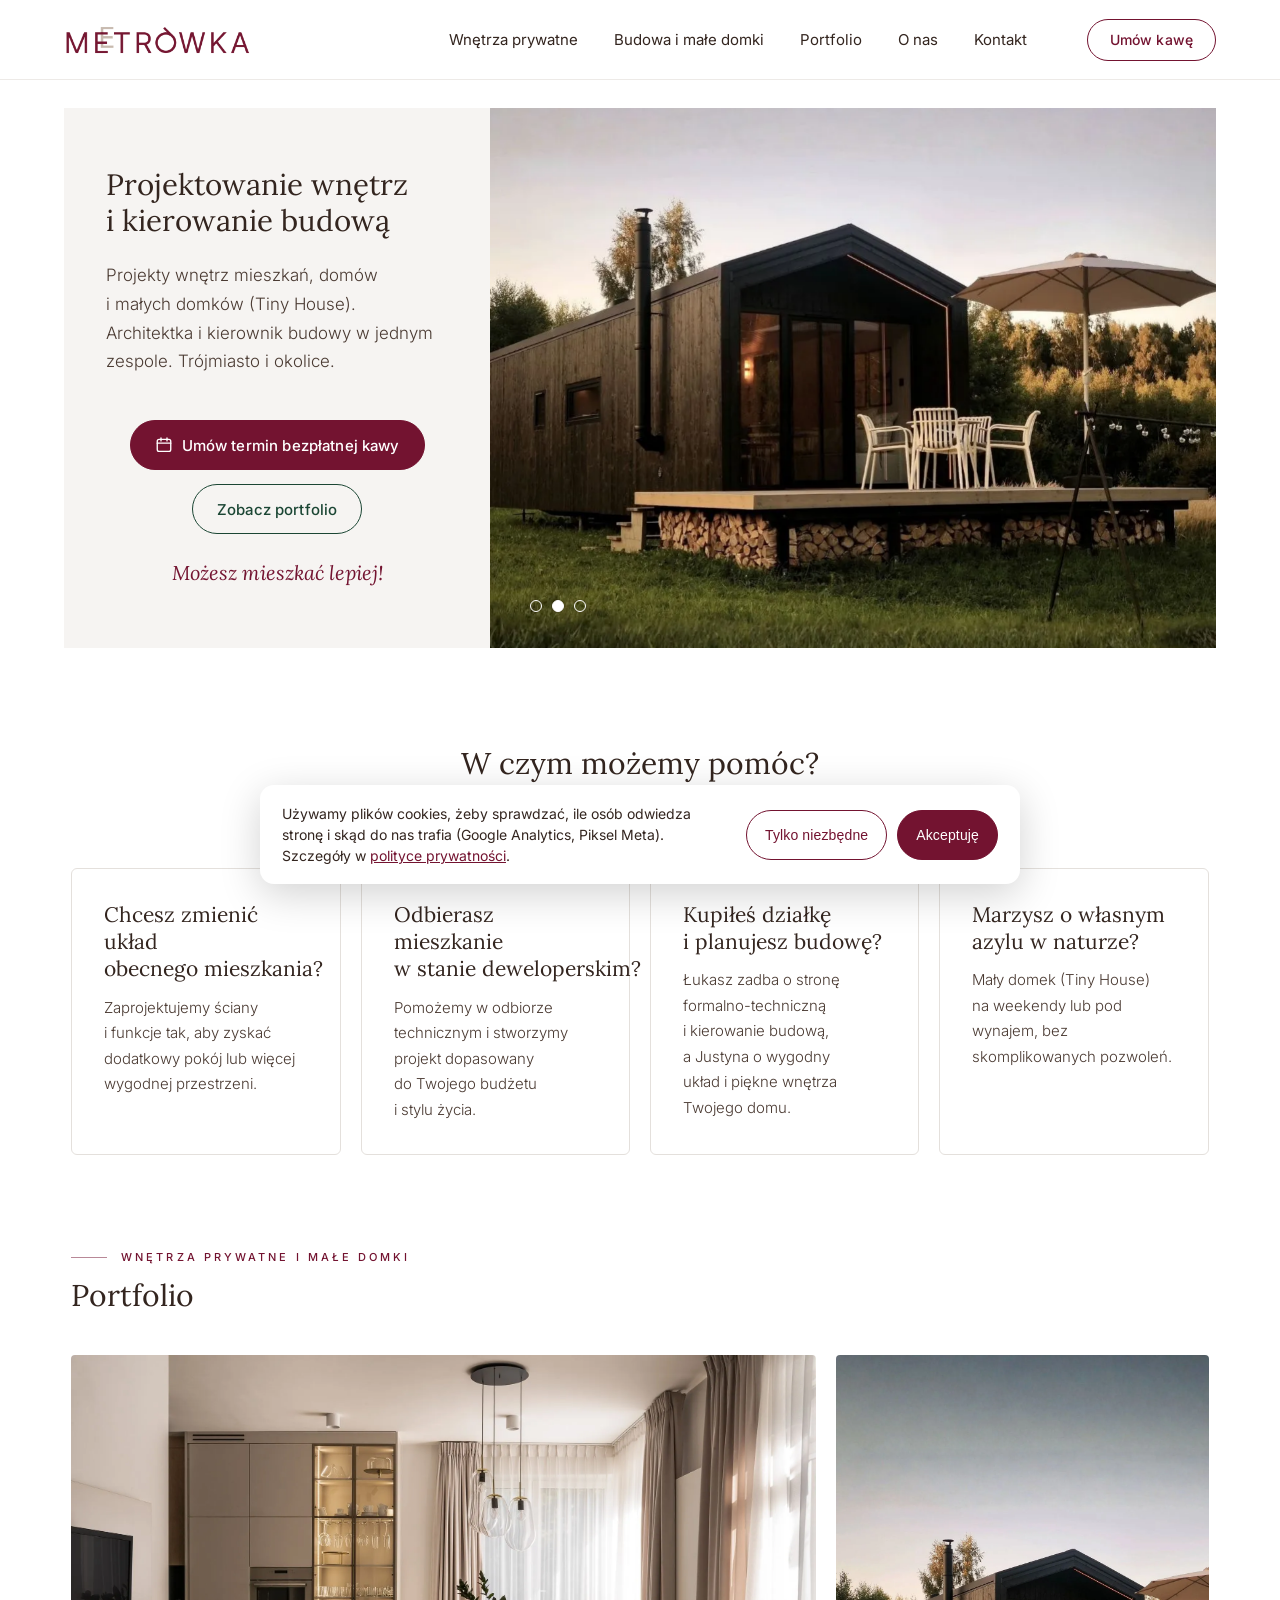
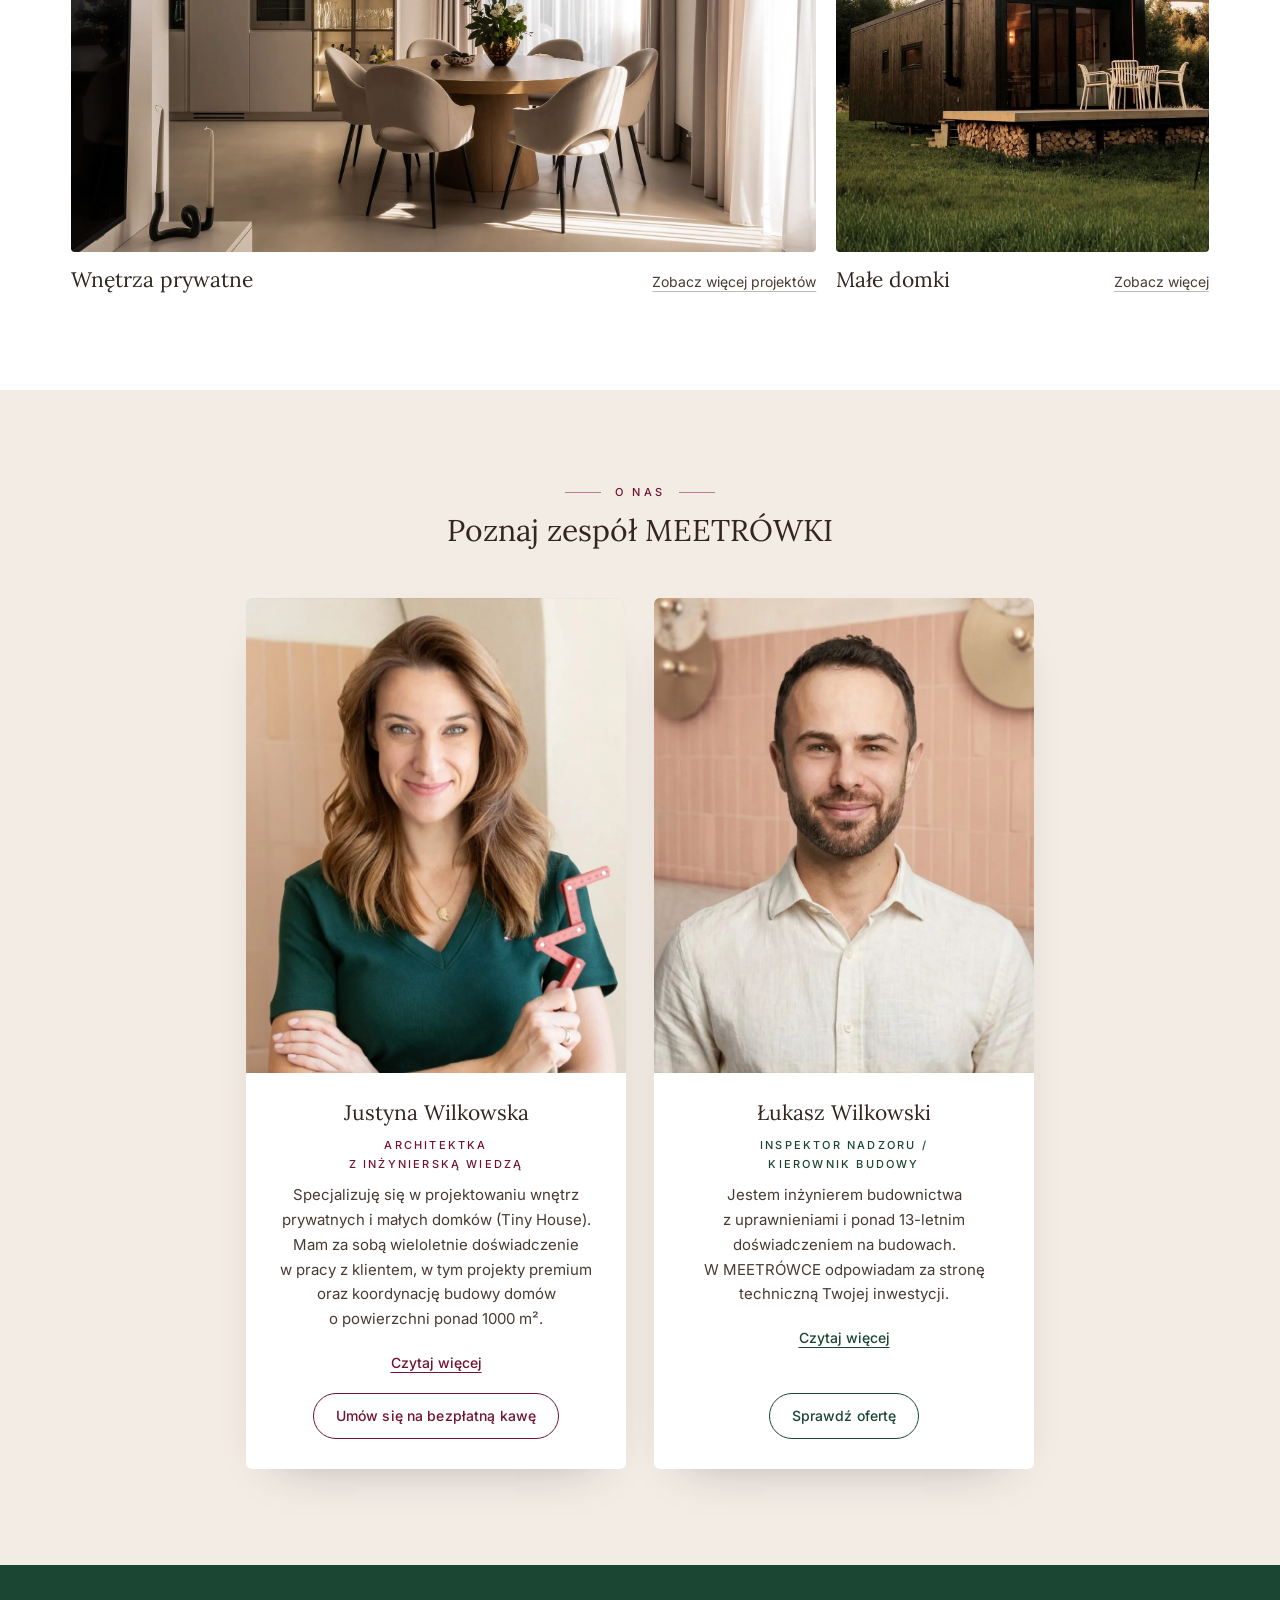
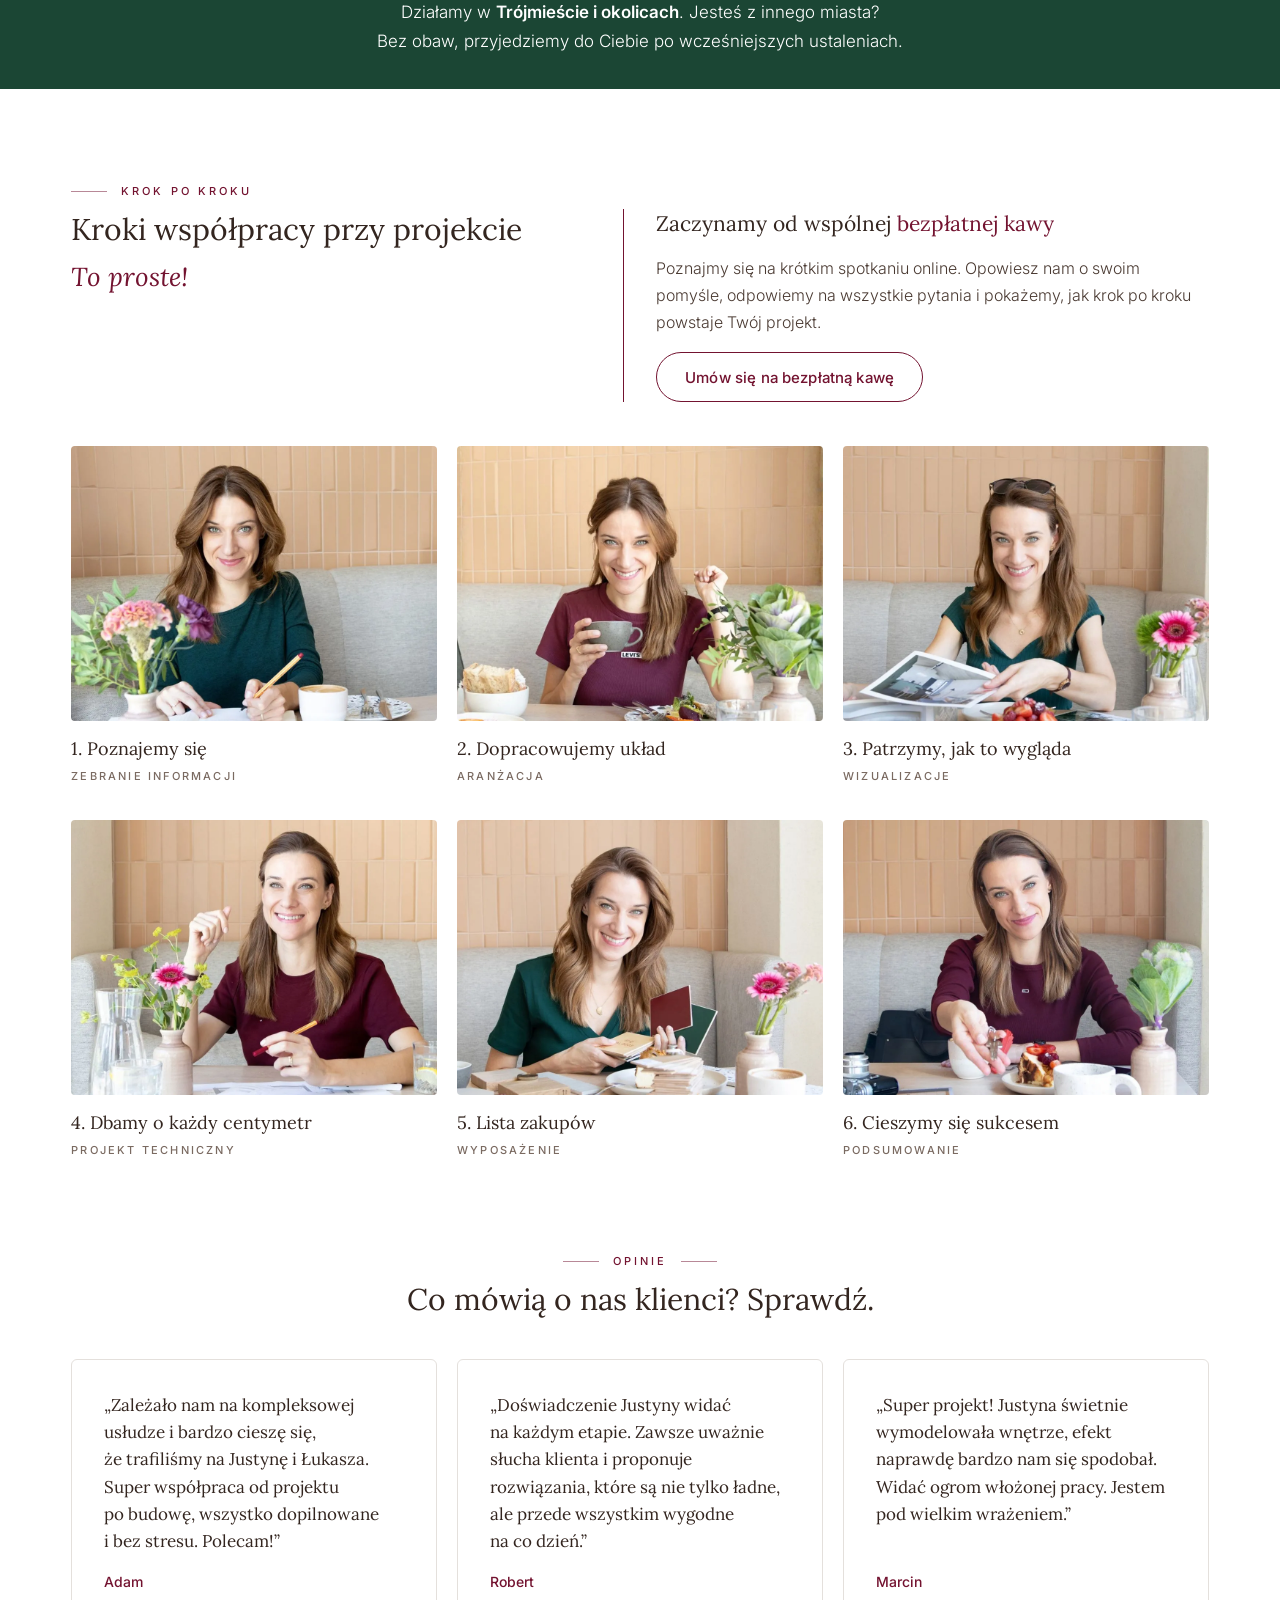
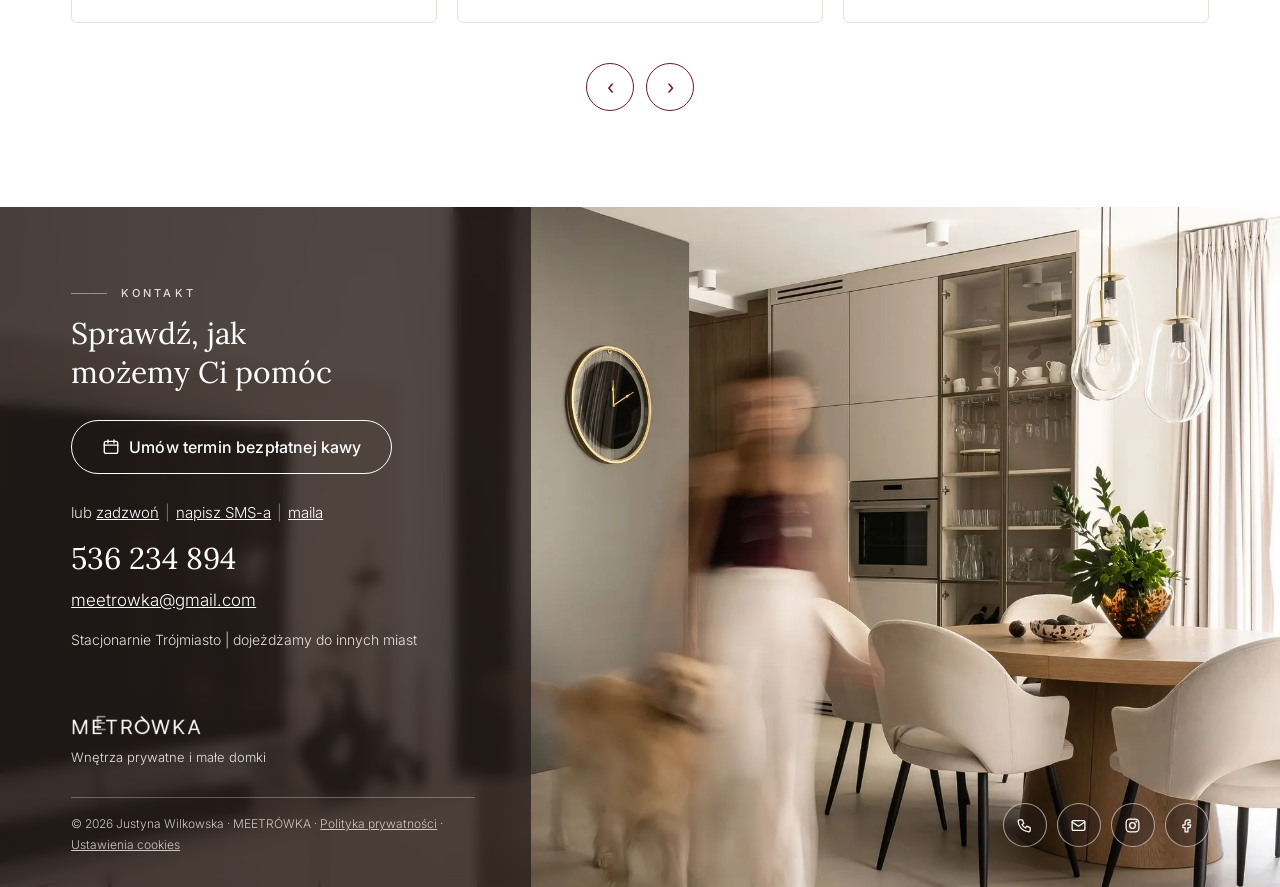
<file: index.html>
<!doctype html>
<html lang="pl">
<head>
<meta charset="utf-8">
<meta name="viewport" content="width=device-width, initial-scale=1">
<title>Architekt i projektant wnętrz Gdańsk, Gdynia, Sopot | MEETRÓWKA</title>
<meta name="description" content="Architektka wnętrz Justyna Wilkowska i kierownik budowy Łukasz Wilkowski. Projekty wnętrz mieszkań, domów i Tiny House w Trójmieście. Umów się na bezpłatną kawę.">
<link rel="canonical" href="https://meetrowka.pl/">
<meta property="og:type" content="website">
<meta property="og:locale" content="pl_PL">
<meta property="og:site_name" content="MEETRÓWKA Justyna Wilkowska">
<meta property="og:title" content="Architekt i projektant wnętrz Gdańsk, Gdynia, Sopot | MEETRÓWKA">
<meta property="og:description" content="Architektka wnętrz Justyna Wilkowska i kierownik budowy Łukasz Wilkowski. Projekty wnętrz mieszkań, domów i Tiny House w Trójmieście. Umów się na bezpłatną kawę.">
<meta property="og:url" content="https://meetrowka.pl/">
<meta property="og:image" content="https://meetrowka.pl/img/og.jpg">
<meta property="og:image:width" content="1200">
<meta property="og:image:height" content="630">
<meta property="og:image:alt" content="Jasna jadalnia z okrągłym stołem – projekt wnętrz MEETRÓWKA">
<meta name="twitter:card" content="summary_large_image">
<script type="application/ld+json">
{
  "@context": "https://schema.org",
  "@type": ["LocalBusiness", "ProfessionalService"],
  "@id": "https://meetrowka.pl/#firma",
  "name": "MEETRÓWKA Justyna Wilkowska",
  "alternateName": "MEETRÓWKA",
  "description": "Pracownia architektki wnętrz Justyny Wilkowskiej i kierownika budowy Łukasza Wilkowskiego: projektowanie wnętrz mieszkań i domów, kierowanie budową oraz projekty Tiny House w Trójmieście (Gdańsk, Gdynia, Sopot) i okolicach.",
  "url": "https://meetrowka.pl",
  "logo": "https://meetrowka.pl/img/logo-bordowe.png",
  "image": "https://meetrowka.pl/img/og.jpg",
  "telephone": "+48536234894",
  "email": "meetrowka@gmail.com",
  "address": { "@type": "PostalAddress", "addressLocality": "Gdańsk", "addressRegion": "pomorskie", "addressCountry": "PL" },
  "areaServed": [
    { "@type": "AdministrativeArea", "name": "Trójmiasto i okolice" },
    { "@type": "City", "name": "Gdańsk" },
    { "@type": "City", "name": "Gdynia" },
    { "@type": "City", "name": "Sopot" }
  ],
  "knowsAbout": ["projektowanie wnętrz", "kierowanie budową", "Tiny House"],
  "founder": { "@type": "Person", "name": "Justyna Wilkowska", "jobTitle": "Architektka wnętrz", "url": "https://meetrowka.pl/wnetrza.html" },
  "employee": [
    { "@type": "Person", "name": "Justyna Wilkowska", "jobTitle": "Architektka wnętrz" },
    { "@type": "Person", "name": "Łukasz Wilkowski", "jobTitle": "Inspektor nadzoru i kierownik budowy z uprawnieniami", "url": "https://meetrowka.pl/budowa-i-male-domki.html" }
  ],
  "hasOfferCatalog": {
    "@type": "OfferCatalog",
    "name": "Usługi",
    "itemListElement": [
      { "@type": "Offer", "itemOffered": { "@type": "Service", "name": "Projektowanie wnętrz", "url": "https://meetrowka.pl/wnetrza.html" } },
      { "@type": "Offer", "itemOffered": { "@type": "Service", "name": "Konsultacja projektowa", "url": "https://meetrowka.pl/wnetrza.html" } },
      { "@type": "Offer", "itemOffered": { "@type": "Service", "name": "Nadzór nad remontem", "url": "https://meetrowka.pl/wnetrza.html" } },
      { "@type": "Offer", "itemOffered": { "@type": "Service", "name": "Kierowanie budową", "url": "https://meetrowka.pl/budowa-i-male-domki.html" } },
      { "@type": "Offer", "itemOffered": { "@type": "Service", "name": "Analiza działki", "url": "https://meetrowka.pl/budowa-i-male-domki.html" } },
      { "@type": "Offer", "itemOffered": { "@type": "Service", "name": "Projekt Tiny House", "url": "https://meetrowka.pl/budowa-i-male-domki.html" } }
    ]
  },
  "sameAs": [
    "https://www.instagram.com/meetrowka/",
    "https://www.facebook.com/people/Meetr%C3%B3wka-Projektowanie-Wn%C4%99trz-Inwestycyjnych/61566533057697/"
  ]
}
</script><link rel="icon" type="image/png" sizes="32x32" href="img/favicon-32.png">
<link rel="icon" type="image/png" sizes="192x192" href="img/icon-192.png">
<link rel="apple-touch-icon" sizes="180x180" href="img/apple-touch-icon.png">
<link rel="manifest" href="site.webmanifest">
<meta name="theme-color" content="#731330">
<link rel="preconnect" href="https://fonts.googleapis.com">
<link rel="preconnect" href="https://fonts.gstatic.com" crossorigin>
<link rel="stylesheet" href="https://fonts.googleapis.com/css2?family=Inter:wght@300;400;500;600&amp;family=Lora:ital,wght@0,400;0,500;0,600;1,400&amp;display=swap">
<link rel="stylesheet" href="css/style.css">
<script>
/* Tryb animacji: .anim = pełne efekty, .calm = w systemie „ogranicz ruch” (tylko przenikanie).
   ?animacje=1 wymusza pełne efekty, ?animacje=0 wyłącza wszystkie, ?animacje=auto wraca do ustawień systemu. */
(function (d, w) {
  var tryb = '';
  try {
    var m = /[?&]animacje=(1|0|auto)/.exec(location.search);
    if (m) { if (m[1] === 'auto') sessionStorage.removeItem('animacje'); else sessionStorage.setItem('animacje', m[1]); }
    tryb = sessionStorage.getItem('animacje') || '';
  } catch (e) {}
  var spokojnie = w.matchMedia('(prefers-reduced-motion: reduce)').matches;
  d.className = 'js ' + (tryb === '1' ? 'anim' : tryb === '0' ? 'bez-animacji' : spokojnie ? 'calm' : 'anim');
})(document.documentElement, window);
</script>
</head>
<body>

<header class="header">
  <a class="header__logo" href="index.html" aria-label="MEETRÓWKA, strona główna"><img src="img/logo-bordowe.png" alt="MEETRÓWKA" width="640" height="138"></a>
  <nav class="nav" id="menu" aria-label="Menu główne">
    <a href="wnetrza.html">Wnętrza prywatne</a>
    <a href="budowa-i-male-domki.html">Budowa i małe domki</a>
    <a href="index.html#portfolio">Portfolio</a>
    <a href="index.html#onas">O nas</a>
    <a href="#kontakt">Kontakt</a>
    <div class="nav__extra">
      <a class="btn btn--line" href="#kontakt">Umów kawę</a>
      <div class="nav__icons">
        <a class="ico" href="tel:536234894" aria-label="Zadzwoń"><svg width="20" height="20" viewBox="0 0 24 24" fill="none" stroke="currentColor" stroke-width="1.8" stroke-linecap="round" stroke-linejoin="round" aria-hidden="true"><path d="M5 4h4l2 5-2.5 1.5a11 11 0 0 0 5 5L15 13l5 2v4a2 2 0 0 1-2 2A16 16 0 0 1 3 6a2 2 0 0 1 2-2"></path></svg></a>
        <a class="ico" href="mailto:meetrowka@gmail.com" aria-label="Napisz e-mail"><svg width="20" height="20" viewBox="0 0 24 24" fill="none" stroke="currentColor" stroke-width="1.8" stroke-linecap="round" stroke-linejoin="round" aria-hidden="true"><rect x="3" y="5" width="18" height="14" rx="2"></rect><path d="m3 7 9 6 9-6"></path></svg></a>
        <a class="ico" href="https://www.instagram.com/meetrowka/" target="_blank" rel="noopener" aria-label="Instagram"><svg width="20" height="20" viewBox="0 0 24 24" fill="none" stroke="currentColor" stroke-width="1.8" stroke-linecap="round" stroke-linejoin="round" aria-hidden="true"><rect x="3" y="3" width="18" height="18" rx="5"></rect><circle cx="12" cy="12" r="4"></circle><circle cx="17.5" cy="6.5" r="0.6" fill="currentColor"></circle></svg></a>
        <a class="ico" href="https://www.facebook.com/people/Meetr%C3%B3wka-Projektowanie-Wn%C4%99trz-Inwestycyjnych/61566533057697/" target="_blank" rel="noopener" aria-label="Facebook"><svg width="20" height="20" viewBox="0 0 24 24" fill="none" stroke="currentColor" stroke-width="1.8" stroke-linecap="round" stroke-linejoin="round" aria-hidden="true"><path d="M14 8h3V4h-3a4 4 0 0 0-4 4v3H7v4h3v6h4v-6h3l1-4h-4V8z"></path></svg></a>
      </div>
    </div>
  </nav>
  <div class="header__tools">
    <a class="btn btn--line" href="#kontakt">Umów kawę</a>
    <button class="burger" type="button" aria-label="Otwórz menu" aria-expanded="false" aria-controls="menu">
      <svg class="bars" width="24" height="24" viewBox="0 0 24 24" fill="none" stroke="currentColor" stroke-width="1.8" stroke-linecap="round" aria-hidden="true"><path d="M4 7h16M4 12h16M4 17h16"></path></svg>
      <svg class="x" width="24" height="24" viewBox="0 0 24 24" fill="none" stroke="currentColor" stroke-width="1.8" stroke-linecap="round" aria-hidden="true"><path d="M6 6l12 12M18 6 6 18"></path></svg>
    </button>
  </div>
</header>

<main>
<section class="hero">
  <div class="hero__text">
    <h1>Projektowanie wnętrz<br> i kierowanie budową</h1>
    <p class="lead">Projekty wnętrz mieszkań, domów i małych domków (Tiny House). Architektka i kierownik budowy w jednym zespole. Trójmiasto i okolice.</p>
    <div class="hero__btns">
      <a class="btn" href="https://calendar.app.google/CusMsuqgQZD4Ki3GA" target="_blank" rel="noopener"><svg class="btn__ico" viewBox="0 0 24 24" width="18" height="18" aria-hidden="true" fill="none" stroke="currentColor" stroke-width="1.8" stroke-linecap="round" stroke-linejoin="round"><rect x="3" y="4.5" width="18" height="16" rx="2.5"/><path d="M3 9.5h18M8 2.5v4M16 2.5v4"/></svg>Umów termin bezpłatnej kawy</a>
      <a class="btn2" href="#portfolio">Zobacz portfolio</a>
    </div>
    <p class="accent">Możesz mieszkać lepiej!</p>
  </div>
  <div class="hero__media" data-slider>
    <div class="slide is-active"><picture><source srcset="img/baner-1-wnetrze.webp" type="image/webp"><img src="img/baner-1-wnetrze.jpg" alt="Jasna jadalnia z okrągłym stołem – projekt wnętrza MEETRÓWKA, projektant wnętrz Gdańsk" width="1200" height="900" fetchpriority="high"></picture></div>
    <div class="slide"><picture><source srcset="img/baner-2-tiny-house.webp" type="image/webp"><img src="img/baner-2-tiny-house.jpg" alt="Tiny House w naturze – projekt i realizacja małego domku MEETRÓWKA, Trójmiasto" width="1200" height="900" loading="lazy"></picture></div>
    <div class="slide"><picture><source srcset="img/baner-3-wnetrze.webp" type="image/webp"><img src="img/baner-3-wnetrze.jpg" alt="Łazienka z kamienną umywalką na czarnym blacie – projekt wnętrza MEETRÓWKA Gdańsk" width="1200" height="900" loading="lazy"></picture></div>
    <div class="dots">
      <button class="dot is-active" type="button" aria-label="Zdjęcie 1: wnętrze" aria-pressed="true"></button>
      <button class="dot" type="button" aria-label="Zdjęcie 2: mały domek" aria-pressed="false"></button>
      <button class="dot" type="button" aria-label="Zdjęcie 3: wnętrze" aria-pressed="false"></button>
    </div>
  </div>
</section>

<section class="section">
  <div class="section__head section__head--center">
    <h2 class="h2">W czym możemy pomóc?</h2>
    <p class="subtitle">Znajdź swoją sytuację. Jeśli żadna nie pasuje, po prostu zadzwoń.</p>
  </div>
  <div class="grid grid--4">
    <a class="card card--short" href="wnetrza.html">
      <h3>Chcesz zmienić układ obecnego mieszkania?</h3>
      <p>Zaprojektujemy ściany i funkcje tak, aby zyskać dodatkowy pokój lub więcej wygodnej przestrzeni.</p>
    </a>
    <a class="card card--short" href="wnetrza.html">
      <h3>Odbierasz mieszkanie w stanie deweloperskim?</h3>
      <p>Pomożemy w odbiorze technicznym i stworzymy projekt dopasowany do Twojego budżetu i stylu życia.</p>
    </a>
    <a class="card card--short" href="budowa-i-male-domki.html">
      <h3>Kupiłeś działkę i planujesz budowę?</h3>
      <p>Łukasz zadba o stronę formalno-techniczną i kierowanie budową, a Justyna o wygodny układ i piękne wnętrza Twojego domu.</p>
    </a>
    <a class="card card--short" href="budowa-i-male-domki.html">
      <h3>Marzysz o własnym azylu w naturze?</h3>
      <p>Mały domek (Tiny House) na weekendy lub pod wynajem, bez skomplikowanych pozwoleń.</p>
    </a>
  </div>
</section>

<section class="section section--flush" id="portfolio" style="--gap: 40px">
  <div class="section__head">
    <p class="eyebrow">Wnętrza prywatne i małe domki</p>
    <h2 class="h2">Portfolio</h2>
  </div>
  <!-- zdjęcie i link prowadzą do portfolio na podstronie -->
  <div class="pf-home">
    <div class="pf-link">
      <a class="phw zoom" href="wnetrza.html#portfolio" aria-label="Portfolio wnętrz prywatnych">
        <div class="photo reveal r-3-2"><picture><source srcset="img/okladka-cieply-minimalizm-stol.webp" type="image/webp"><img src="img/okladka-cieply-minimalizm-stol.jpg" alt="Projekt wnętrza w stylu ciepły minimalizm – MEETRÓWKA Gdańsk" width="2048" height="1365" loading="lazy"></picture></div>
        <img class="stamp" src="img/sygnet-bialy.png" alt="" width="143" height="123">
      </a>
      <a class="pf-cap" href="wnetrza.html#portfolio"><h3>Wnętrza prywatne</h3><span class="more more--plain">Zobacz więcej projektów</span></a>
    </div>
    <div class="pf-link pf-link--tall">
      <a class="zoom" href="budowa-i-male-domki.html#portfolio" aria-label="Portfolio małych domków">
        <div class="photo reveal"><picture><source srcset="img/portfolio/tiny-house-zewnatrz-4.webp" type="image/webp"><img src="img/portfolio/tiny-house-zewnatrz-4.jpg" alt="Tiny House z tarasem o zmierzchu – projekt Tiny House MEETRÓWKA" width="1215" height="1800" loading="lazy"></picture></div>
      </a>
      <a class="pf-cap" href="budowa-i-male-domki.html#portfolio"><h3>Małe domki</h3><span class="more more--plain">Zobacz więcej</span></a>
    </div>
  </div>
</section>

<section class="section section--sand" id="onas" style="--gap: 48px">
  <div class="section__head section__head--center">
    <p class="eyebrow">O nas</p>
    <h2 class="h2">Poznaj zespół MEETRÓWKI</h2>
  </div>
  <div class="team">
    <article class="member">
      <div class="photo member__photo reveal r-4-5"><picture><source srcset="img/zespol-justyna.webp" type="image/webp"><img src="img/zespol-justyna.jpg" alt="Justyna Wilkowska – architektka i projektantka wnętrz, Gdańsk, Gdynia, Sopot" width="842" height="1053" loading="lazy"></picture></div>
      <div class="member__body">
        <h3>Justyna Wilkowska</h3>
        <p class="member__role">Architektka<br>z inżynierską wiedzą</p>
        <p>Specjalizuję się w projektowaniu wnętrz prywatnych i małych domków (Tiny House). Mam za sobą wieloletnie doświadczenie w pracy z klientem, w tym projekty premium oraz koordynację budowy domów o powierzchni ponad 1000 m².</p>
        <div class="member__more" id="justyna-wiecej" aria-hidden="true"><div>
          <p>Potrafię też zmieniać małe, trudne przestrzenie w wygodne miejsce do życia. Modyfikuję układ ścian tak, aby stworzyć więcej pomieszczeń w Twoim domu.</p>
          <p>Jestem absolwentką Politechniki Gdańskiej, a doświadczenie zdobywałam zarówno w Polsce, jak i za granicą.</p>
          <p>Jeśli szukasz profesjonalisty, który zajmie się całym procesem od A do Z, skontaktuj się ze mną, a stworzę przestrzeń, która pozwoli Ci dobrze mieszkać.</p>
        </div></div>
        <button class="member__toggle" type="button" aria-expanded="false" aria-controls="justyna-wiecej">Czytaj więcej</button>
        <div class="member__cta"><a class="btn btn--line" href="#kontakt">Umów się na bezpłatną kawę</a></div>
      </div>
    </article>
    <article class="member">
      <div class="photo member__photo reveal r-4-5"><picture><source srcset="img/zespol-lukasz.webp" type="image/webp"><img src="img/zespol-lukasz.jpg" alt="Łukasz Wilkowski – inspektor nadzoru i kierownik budowy z uprawnieniami, Trójmiasto" width="1015" height="1269" loading="lazy"></picture></div>
      <div class="member__body">
        <h3>Łukasz Wilkowski</h3>
        <p class="member__role member__role--green">Inspektor nadzoru /<br>kierownik budowy</p>
        <p>Jestem inżynierem budownictwa z uprawnieniami i ponad 13-letnim doświadczeniem na budowach. W MEETRÓWCE odpowiadam za stronę techniczną Twojej inwestycji.</p>
        <div class="member__more" id="lukasz-wiecej" aria-hidden="true"><div>
          <p>Mogę być inspektorem nadzoru lub kierownikiem budowy Twojego domu, a&nbsp;jeśli pojawi się taka potrzeba, to odebrać Twoje mieszkanie od&nbsp;dewelopera. Zajmę się techniczną stroną oraz wyjaśnię Ci wszystko krok po kroku, dbając o to, aby budowa była przewidywalnym i spokojnym procesem.</p>
        </div></div>
        <button class="member__toggle member__toggle--green" type="button" aria-expanded="false" aria-controls="lukasz-wiecej">Czytaj więcej</button>
        <div class="member__cta"><a class="btng btng--line" href="budowa-i-male-domki.html">Sprawdź ofertę</a></div>
      </div>
    </article>
  </div>
</section>

<section class="band">
  <p>Działamy w <strong>Trójmieście i okolicach</strong>. Jesteś z innego miasta?<br> Bez&nbsp;obaw, przyjedziemy do Ciebie po wcześniejszych ustaleniach.</p>
</section>

<section class="section">
  <div class="how">
    <div class="section__head">
      <p class="eyebrow">Krok po kroku</p>
      <h2 class="h2">Kroki współpracy przy projekcie</h2>
      <p class="answer">To proste!</p>
    </div>
    <div class="how__body">
      <p class="big">Zaczynamy od wspólnej <strong>bezpłatnej kawy</strong></p>
      <p>Poznajmy się na krótkim spotkaniu online. Opowiesz nam o swoim pomyśle, odpowiemy na wszystkie pytania i pokażemy, jak krok po kroku powstaje Twój projekt.</p>
      <div><a class="btn btn--line" href="#kontakt">Umów się na bezpłatną kawę</a></div>
    </div>
  </div>
  <div class="steps">
    <div class="tile"><div class="photo reveal r-4-3"><picture><source srcset="img/krok-1.webp" type="image/webp"><img src="img/krok-1.jpg" alt="Krok 1: poznajemy się – zebranie informacji o projekcie" width="1000" height="750" loading="lazy"></picture></div><h3>1. Poznajemy się</h3><p>Zebranie informacji</p></div>
    <div class="tile"><div class="photo reveal r-4-3"><picture><source srcset="img/krok-2.webp" type="image/webp"><img src="img/krok-2.jpg" alt="Krok 2: dopracowujemy układ – aranżacja wnętrza" width="1000" height="750" loading="lazy"></picture></div><h3>2. Dopracowujemy układ</h3><p>Aranżacja</p></div>
    <div class="tile"><div class="photo reveal r-4-3"><picture><source srcset="img/krok-3.webp" type="image/webp"><img src="img/krok-3.jpg" alt="Krok 3: patrzymy, jak to wygląda – wizualizacje" width="1000" height="750" loading="lazy"></picture></div><h3>3. Patrzymy, jak to wygląda</h3><p>Wizualizacje</p></div>
    <div class="tile"><div class="photo reveal r-4-3"><picture><source srcset="img/krok-4.webp" type="image/webp"><img src="img/krok-4.jpg" alt="Krok 4: dbamy o każdy centymetr – projekt techniczny" width="1000" height="750" loading="lazy"></picture></div><h3>4. Dbamy o każdy centymetr</h3><p>Projekt techniczny</p></div>
    <div class="tile"><div class="photo reveal r-4-3"><picture><source srcset="img/krok-5.webp" type="image/webp"><img src="img/krok-5.jpg" alt="Krok 5: lista zakupów – wyposażenie" width="1000" height="750" loading="lazy"></picture></div><h3>5. Lista zakupów</h3><p>Wyposażenie</p></div>
    <div class="tile"><div class="photo reveal r-4-3"><picture><source srcset="img/krok-6.webp" type="image/webp"><img src="img/krok-6.jpg" alt="Krok 6: cieszymy się sukcesem – podsumowanie" width="1000" height="750" loading="lazy"></picture></div><h3>6. Cieszymy się sukcesem</h3><p>Podsumowanie</p></div>
  </div>
</section>

<section class="section section--flush" style="--gap: 40px">
  <div class="section__head section__head--center">
    <p class="eyebrow">Opinie</p>
    <h2 class="h2">Co mówią o nas klienci? Sprawdź.</h2>
  </div>
  <div class="reviews" data-reviews aria-live="polite">
    <figure class="review">
      <blockquote>„Zależało nam na kompleksowej usłudze i bardzo cieszę się, że trafiliśmy na Justynę i Łukasza. Super współpraca od projektu po budowę, wszystko dopilnowane i bez stresu. Polecam!”</blockquote>
      <figcaption>Adam</figcaption>
    </figure>
    <figure class="review">
      <blockquote>„Doświadczenie Justyny widać na każdym etapie. Zawsze uważnie słucha klienta i proponuje rozwiązania, które są nie tylko ładne, ale przede wszystkim wygodne na co dzień.”</blockquote>
      <figcaption>Robert</figcaption>
    </figure>
    <figure class="review">
      <blockquote>„Super projekt! Justyna świetnie wymodelowała wnętrze, efekt naprawdę bardzo nam się spodobał. Widać ogrom włożonej pracy. Jestem pod wielkim wrażeniem.”</blockquote>
      <figcaption>Marcin</figcaption>
    </figure>
    <figure class="review">
      <blockquote>„Pani Justyno, bardzo dziękujemy za wszystko, co Pani dla nas zrobiła! Zapraszamy do nas na kawę o każdej porze i w każdy dzień. Pozdrawiamy!”</blockquote>
      <figcaption>Lucyna</figcaption>
    </figure>
    <figure class="review">
      <blockquote>„Świetnie mieć takiego kierownika budowy jak Łukasz. Wszystko dokładnie wytłumaczy po ludzku, dopilnuje ekipy i zawsze znajdzie czas na rozmowę.”</blockquote>
      <figcaption>Kasia</figcaption>
    </figure>
  </div>
  <div class="arrows">
    <button class="arrow" type="button" aria-label="Poprzednia opinia" data-reviews-prev>‹</button>
    <button class="arrow" type="button" aria-label="Następna opinia" data-reviews-next>›</button>
  </div>
</section>
</main>

<footer class="footer" id="kontakt">
  <picture><source srcset="img/stopka-tlo.webp" type="image/webp"><img class="footer__bg" src="img/stopka-tlo.jpg" alt="" width="2000" height="1333" loading="lazy"></picture>
  <div class="footer__panel">
    <p class="eyebrow eyebrow--light">Kontakt</p>
    <h2>Sprawdź, jak możemy Ci pomóc</h2>
    <a class="btn btn--ghost btn--big" href="https://calendar.app.google/CusMsuqgQZD4Ki3GA" target="_blank" rel="noopener"><svg class="btn__ico" viewBox="0 0 24 24" width="18" height="18" aria-hidden="true" fill="none" stroke="currentColor" stroke-width="1.8" stroke-linecap="round" stroke-linejoin="round"><rect x="3" y="4.5" width="18" height="16" rx="2.5"/><path d="M3 9.5h18M8 2.5v4M16 2.5v4"/></svg>Umów termin bezpłatnej kawy</a>
    <p class="footer__or">lub <a href="tel:536234894">zadzwoń</a><span>|</span><a href="sms:536234894">napisz SMS-a</a><span>|</span><a href="mailto:meetrowka@gmail.com">maila</a></p>
    <a class="footer__tel" href="tel:536234894">536 234 894</a>
    <a class="footer__mail" href="mailto:meetrowka@gmail.com">meetrowka@gmail.com</a>
    <p class="footer__where">Stacjonarnie Trójmiasto | dojeżdżamy do innych miast</p>
    <div class="footer__icons footer__icons--in">
      <a class="ico" href="tel:536234894" aria-label="Zadzwoń"><svg width="20" height="20" viewBox="0 0 24 24" fill="none" stroke="currentColor" stroke-width="1.8" stroke-linecap="round" stroke-linejoin="round" aria-hidden="true"><path d="M5 4h4l2 5-2.5 1.5a11 11 0 0 0 5 5L15 13l5 2v4a2 2 0 0 1-2 2A16 16 0 0 1 3 6a2 2 0 0 1 2-2"></path></svg></a>
    <a class="ico" href="mailto:meetrowka@gmail.com" aria-label="Napisz e-mail"><svg width="20" height="20" viewBox="0 0 24 24" fill="none" stroke="currentColor" stroke-width="1.8" stroke-linecap="round" stroke-linejoin="round" aria-hidden="true"><rect x="3" y="5" width="18" height="14" rx="2"></rect><path d="m3 7 9 6 9-6"></path></svg></a>
    <a class="ico" href="https://www.instagram.com/meetrowka/" target="_blank" rel="noopener" aria-label="Instagram"><svg width="20" height="20" viewBox="0 0 24 24" fill="none" stroke="currentColor" stroke-width="1.8" stroke-linecap="round" stroke-linejoin="round" aria-hidden="true"><rect x="3" y="3" width="18" height="18" rx="5"></rect><circle cx="12" cy="12" r="4"></circle><circle cx="17.5" cy="6.5" r="0.6" fill="currentColor"></circle></svg></a>
    <a class="ico" href="https://www.facebook.com/people/Meetr%C3%B3wka-Projektowanie-Wn%C4%99trz-Inwestycyjnych/61566533057697/" target="_blank" rel="noopener" aria-label="Facebook"><svg width="20" height="20" viewBox="0 0 24 24" fill="none" stroke="currentColor" stroke-width="1.8" stroke-linecap="round" stroke-linejoin="round" aria-hidden="true"><path d="M14 8h3V4h-3a4 4 0 0 0-4 4v3H7v4h3v6h4v-6h3l1-4h-4V8z"></path></svg></a>
    </div>
    <div class="footer__brand">
      <img src="img/logo-biale.png" alt="MEETRÓWKA" width="640" height="138" loading="lazy">
      <span>Wnętrza prywatne i małe domki</span>
    </div>
    <p class="footer__legal">© 2026 Justyna Wilkowska · MEETRÓWKA · <a href="polityka-prywatnosci.html">Polityka prywatności</a> · <a href="#" data-cookies>Ustawienia cookies</a></p>
  </div>
  <div class="footer__icons">
    <a class="ico" href="tel:536234894" aria-label="Zadzwoń"><svg width="20" height="20" viewBox="0 0 24 24" fill="none" stroke="currentColor" stroke-width="1.8" stroke-linecap="round" stroke-linejoin="round" aria-hidden="true"><path d="M5 4h4l2 5-2.5 1.5a11 11 0 0 0 5 5L15 13l5 2v4a2 2 0 0 1-2 2A16 16 0 0 1 3 6a2 2 0 0 1 2-2"></path></svg></a>
    <a class="ico" href="mailto:meetrowka@gmail.com" aria-label="Napisz e-mail"><svg width="20" height="20" viewBox="0 0 24 24" fill="none" stroke="currentColor" stroke-width="1.8" stroke-linecap="round" stroke-linejoin="round" aria-hidden="true"><rect x="3" y="5" width="18" height="14" rx="2"></rect><path d="m3 7 9 6 9-6"></path></svg></a>
    <a class="ico" href="https://www.instagram.com/meetrowka/" target="_blank" rel="noopener" aria-label="Instagram"><svg width="20" height="20" viewBox="0 0 24 24" fill="none" stroke="currentColor" stroke-width="1.8" stroke-linecap="round" stroke-linejoin="round" aria-hidden="true"><rect x="3" y="3" width="18" height="18" rx="5"></rect><circle cx="12" cy="12" r="4"></circle><circle cx="17.5" cy="6.5" r="0.6" fill="currentColor"></circle></svg></a>
    <a class="ico" href="https://www.facebook.com/people/Meetr%C3%B3wka-Projektowanie-Wn%C4%99trz-Inwestycyjnych/61566533057697/" target="_blank" rel="noopener" aria-label="Facebook"><svg width="20" height="20" viewBox="0 0 24 24" fill="none" stroke="currentColor" stroke-width="1.8" stroke-linecap="round" stroke-linejoin="round" aria-hidden="true"><path d="M14 8h3V4h-3a4 4 0 0 0-4 4v3H7v4h3v6h4v-6h3l1-4h-4V8z"></path></svg></a>
  </div>
</footer>

<script src="js/galerie.js" defer></script>
<script src="js/zgody.js"></script>
<script src="js/main.js" defer></script>
</body>
</html>
</file>
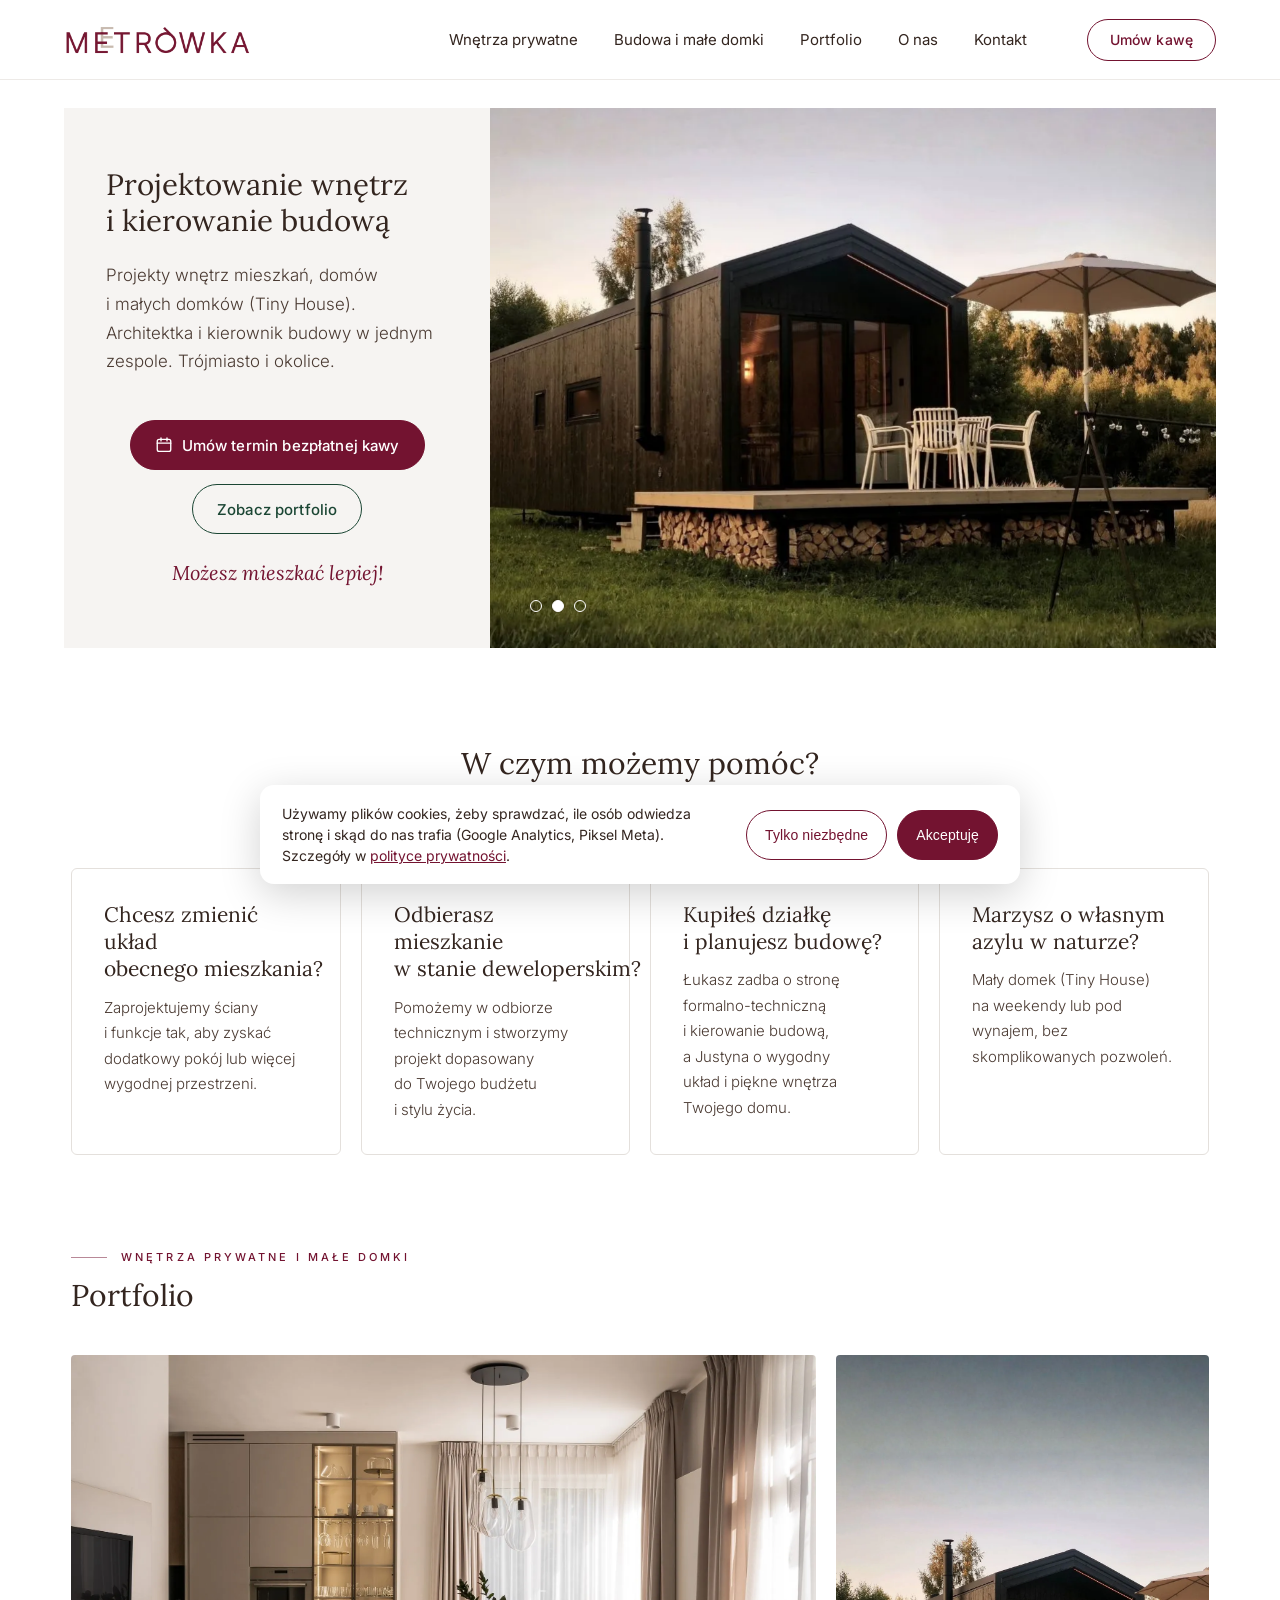
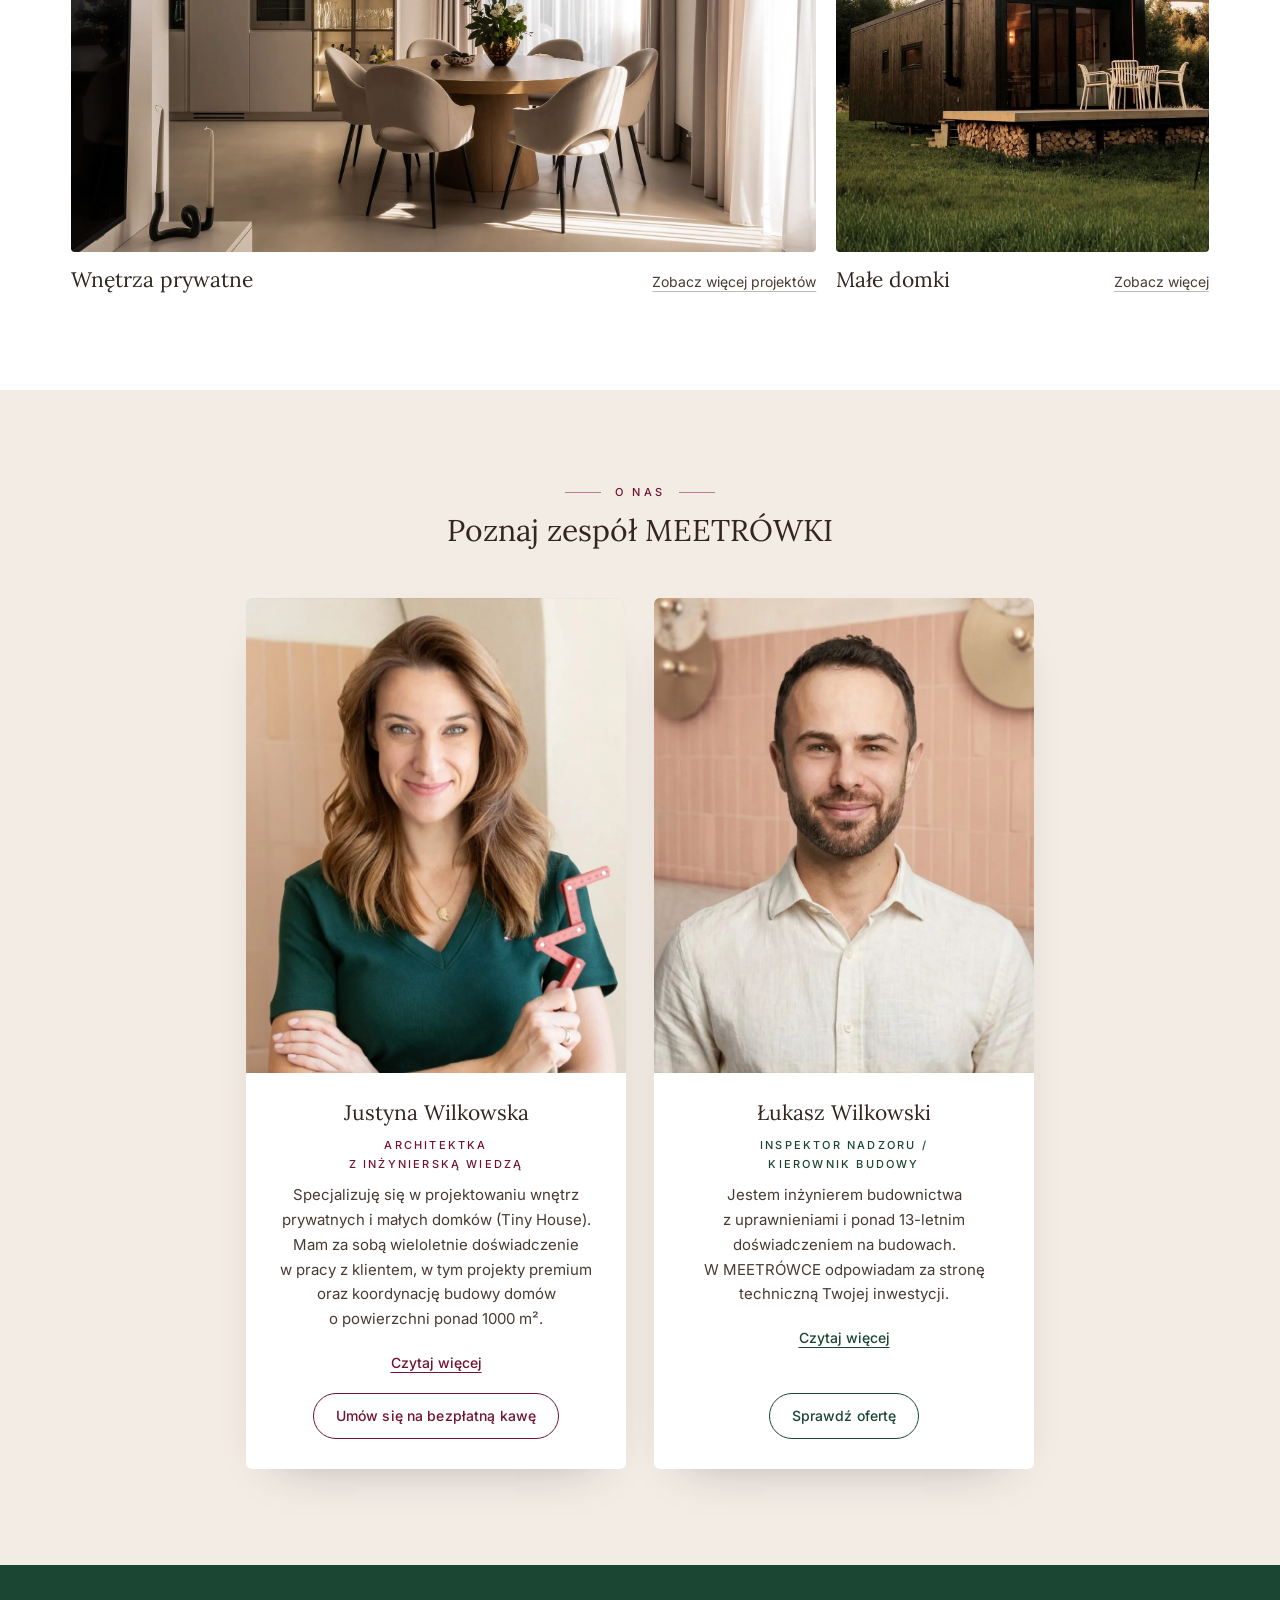
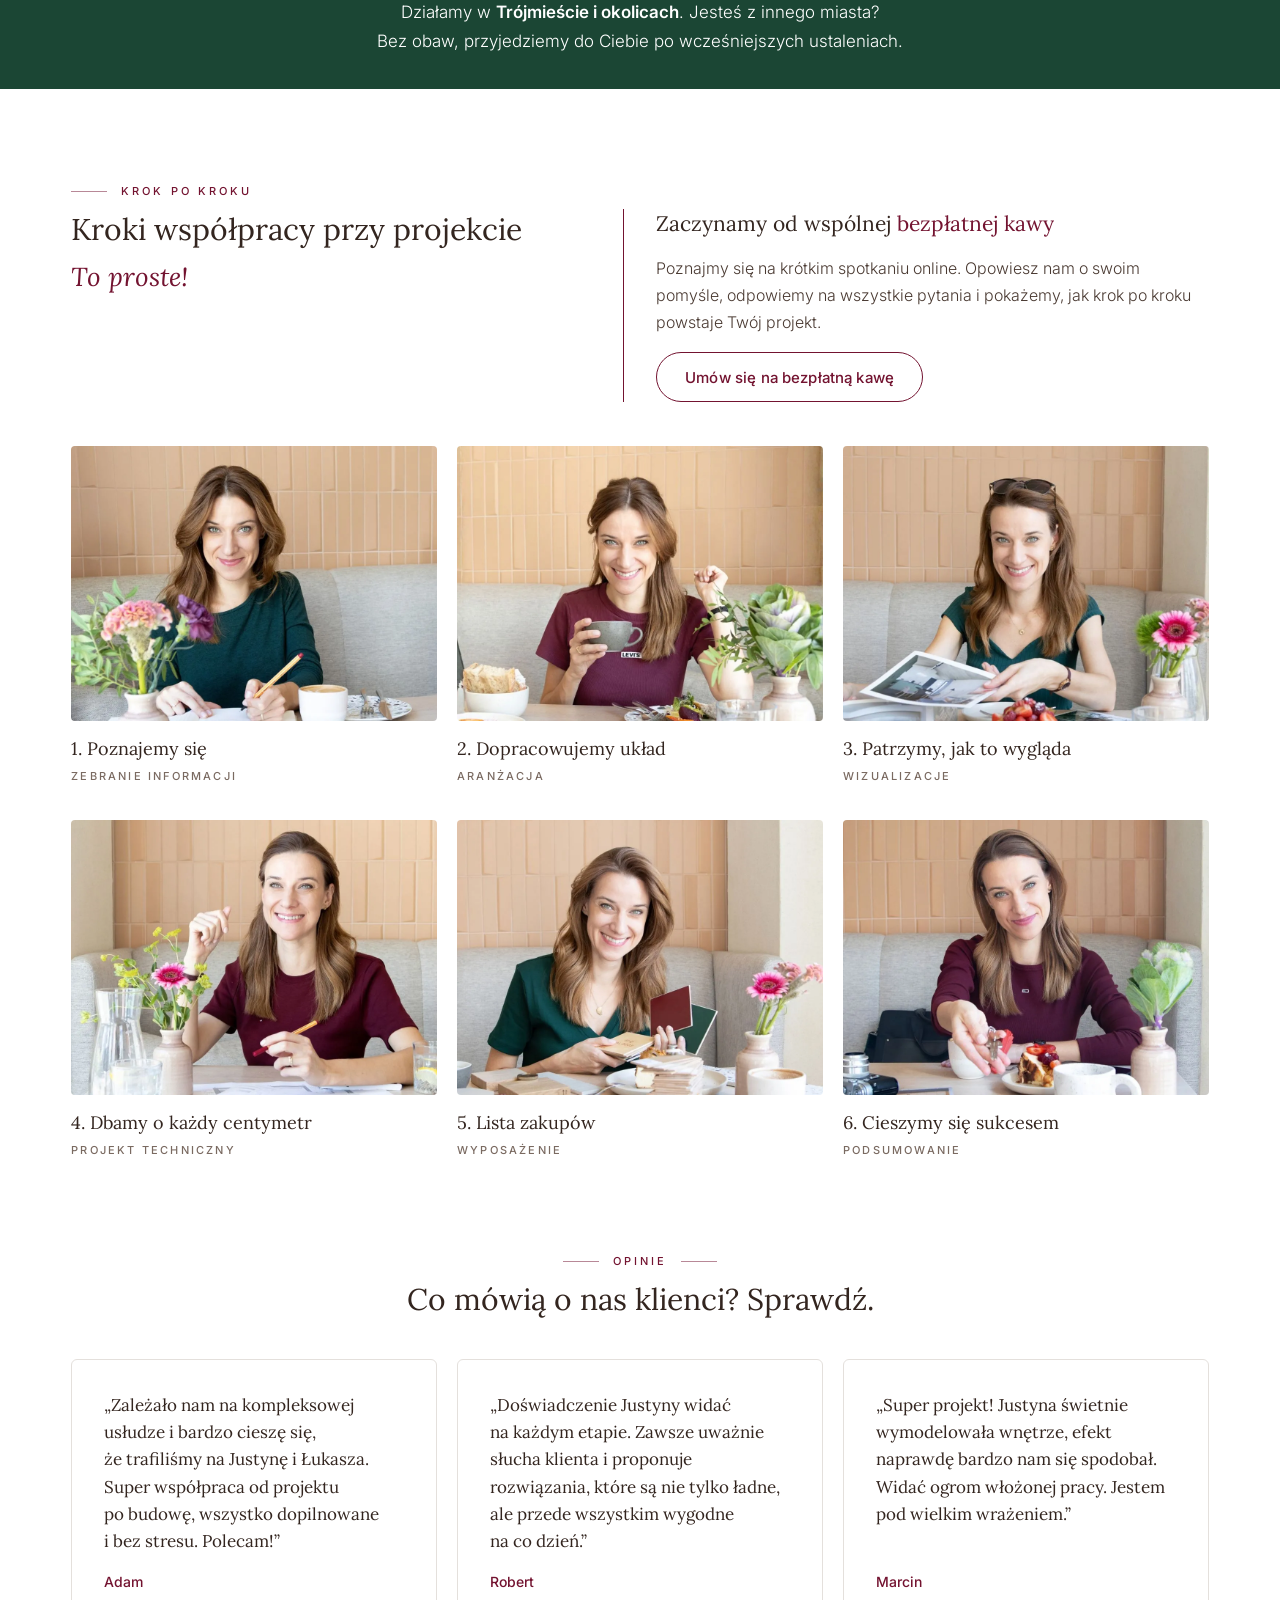
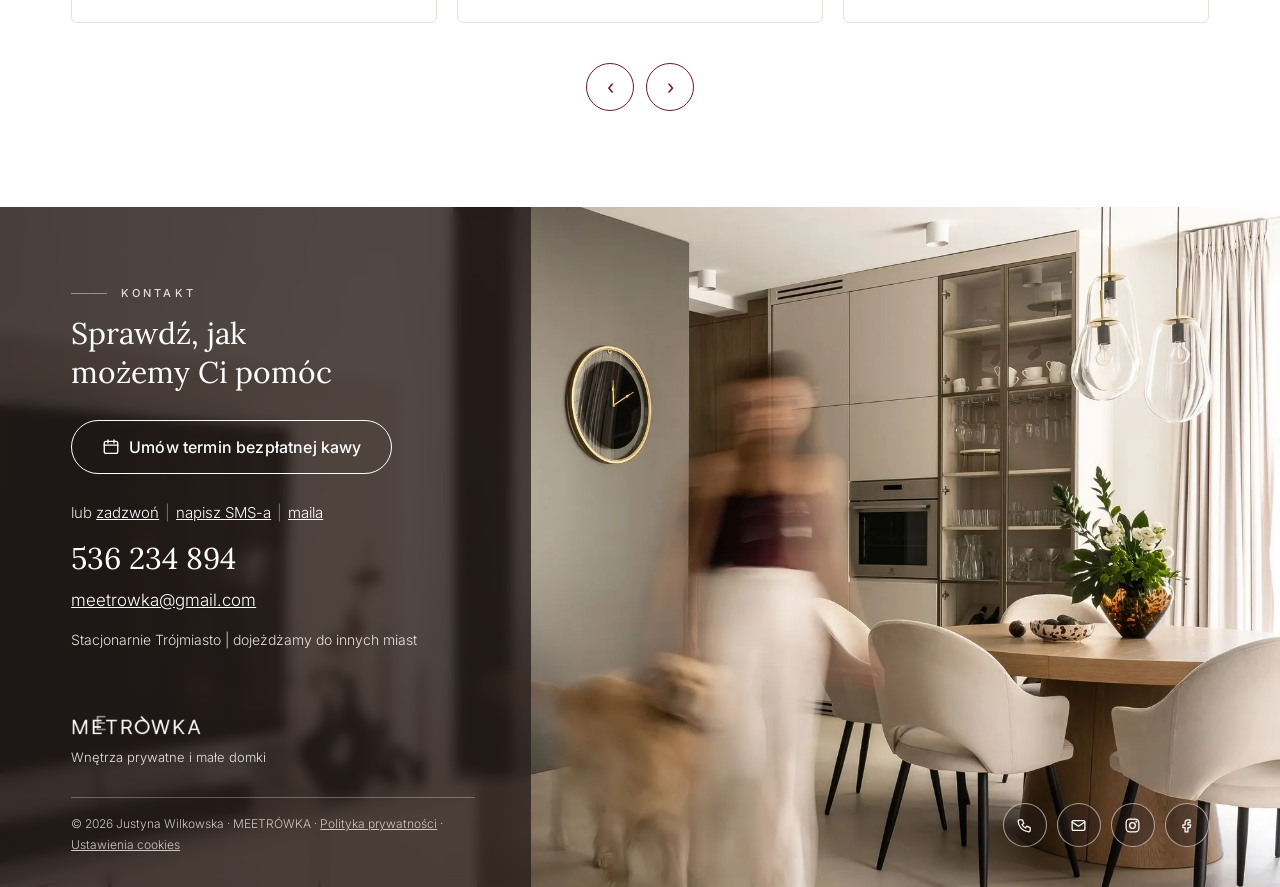
<file: galeria-m4/index.html>
<!doctype html>
<html lang="pl">
<head>
<meta charset="utf-8">
<title>MEETRÓWKA – projektowanie wnętrz i kierowanie budową</title>
<!-- stary adres z poprzedniej strony: przekierowanie, Google ma go usunąć z wyników -->
<link rel="canonical" href="https://meetrowka.pl/">
<meta name="robots" content="noindex, follow">
<meta http-equiv="refresh" content="0; url=/#portfolio">
<script>location.replace("/#portfolio");</script>
</head>
<body>
<p><a href="/#portfolio">Przejdź do portfolio MEETRÓWKI</a></p>
</body>
</html>
</file>
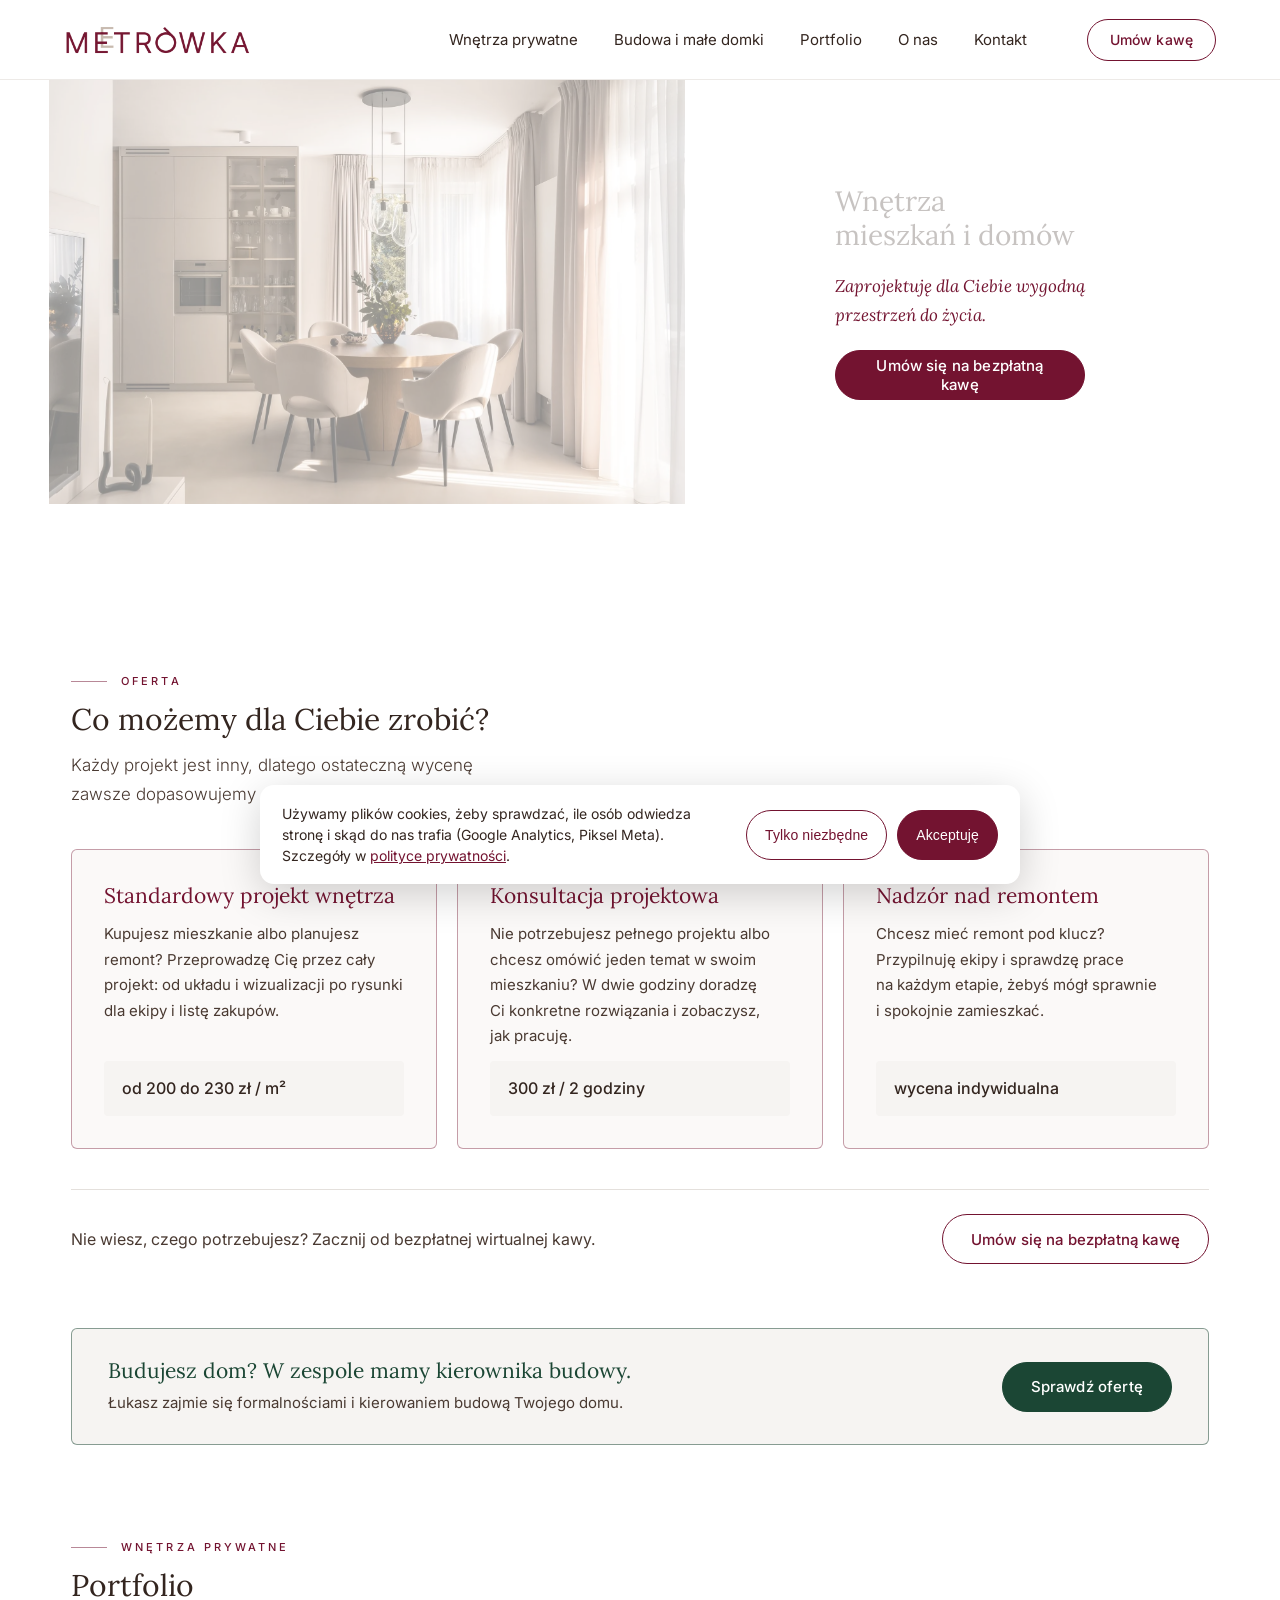
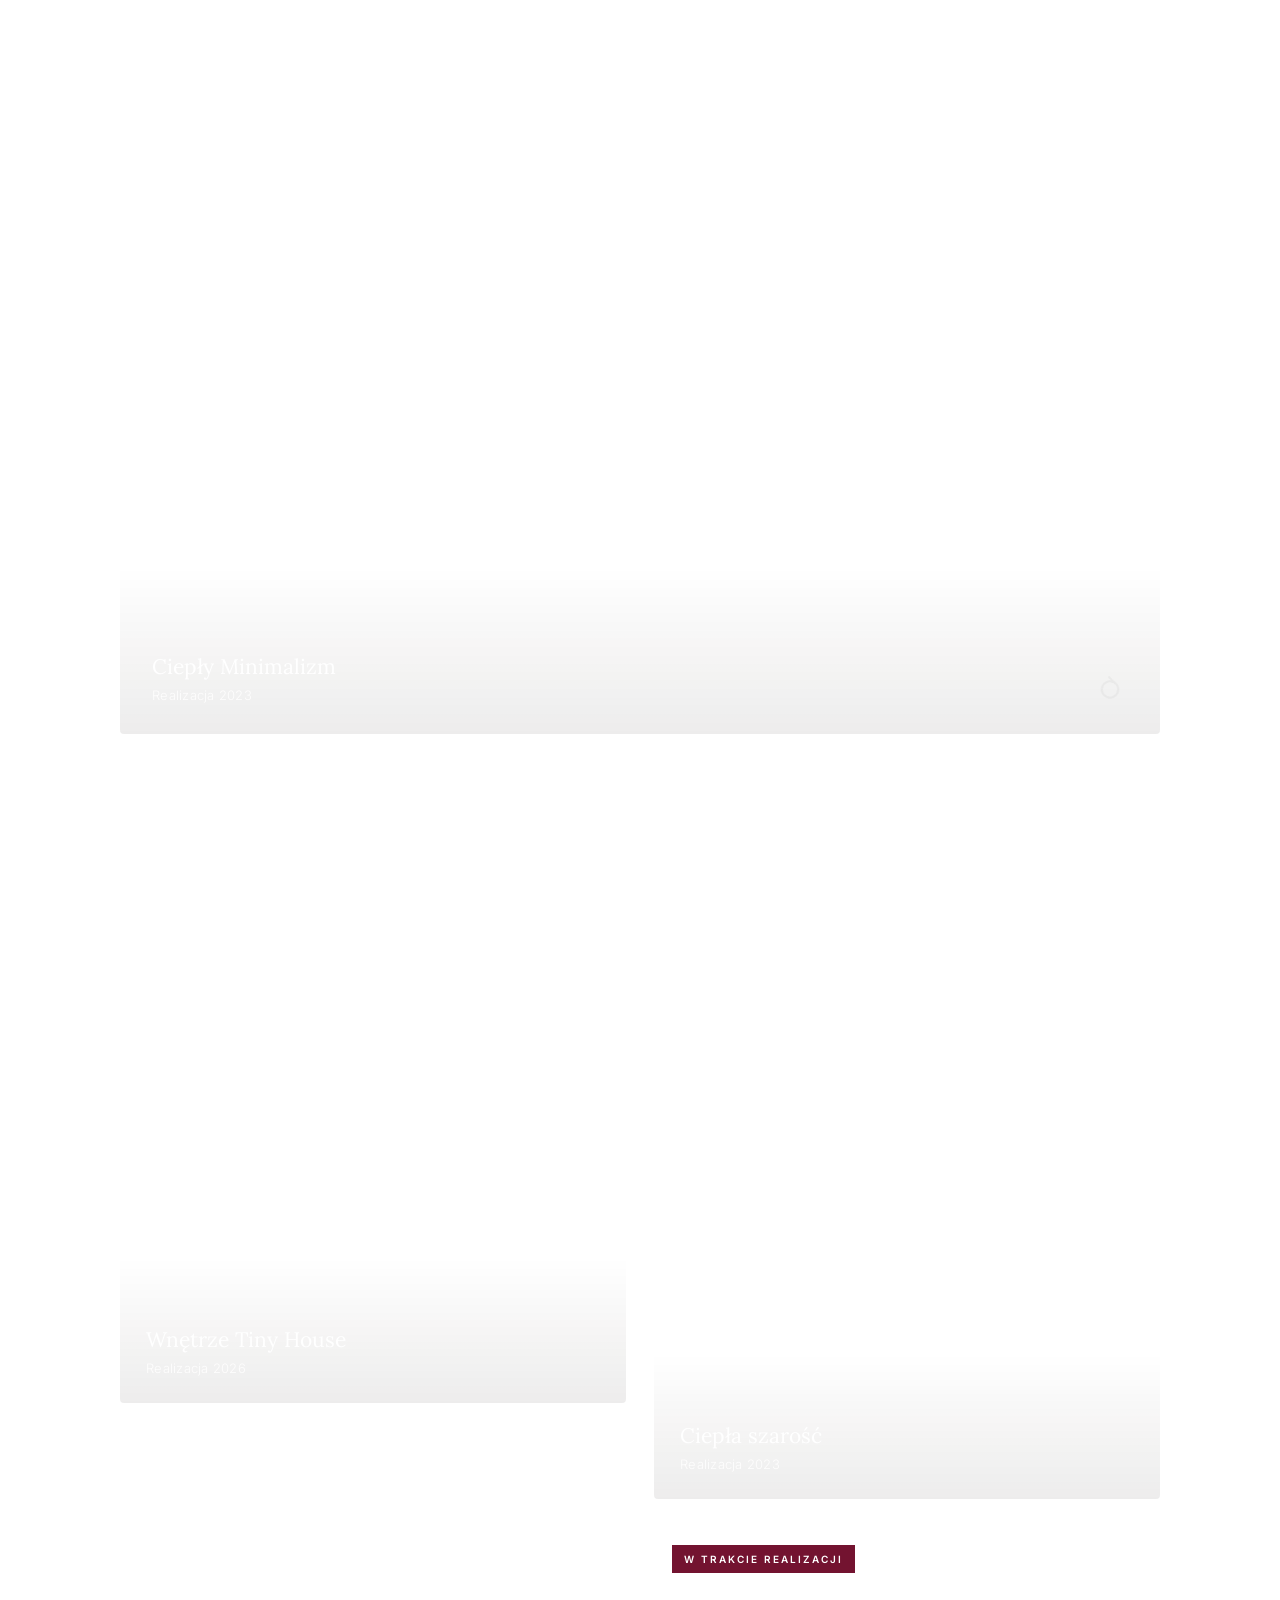
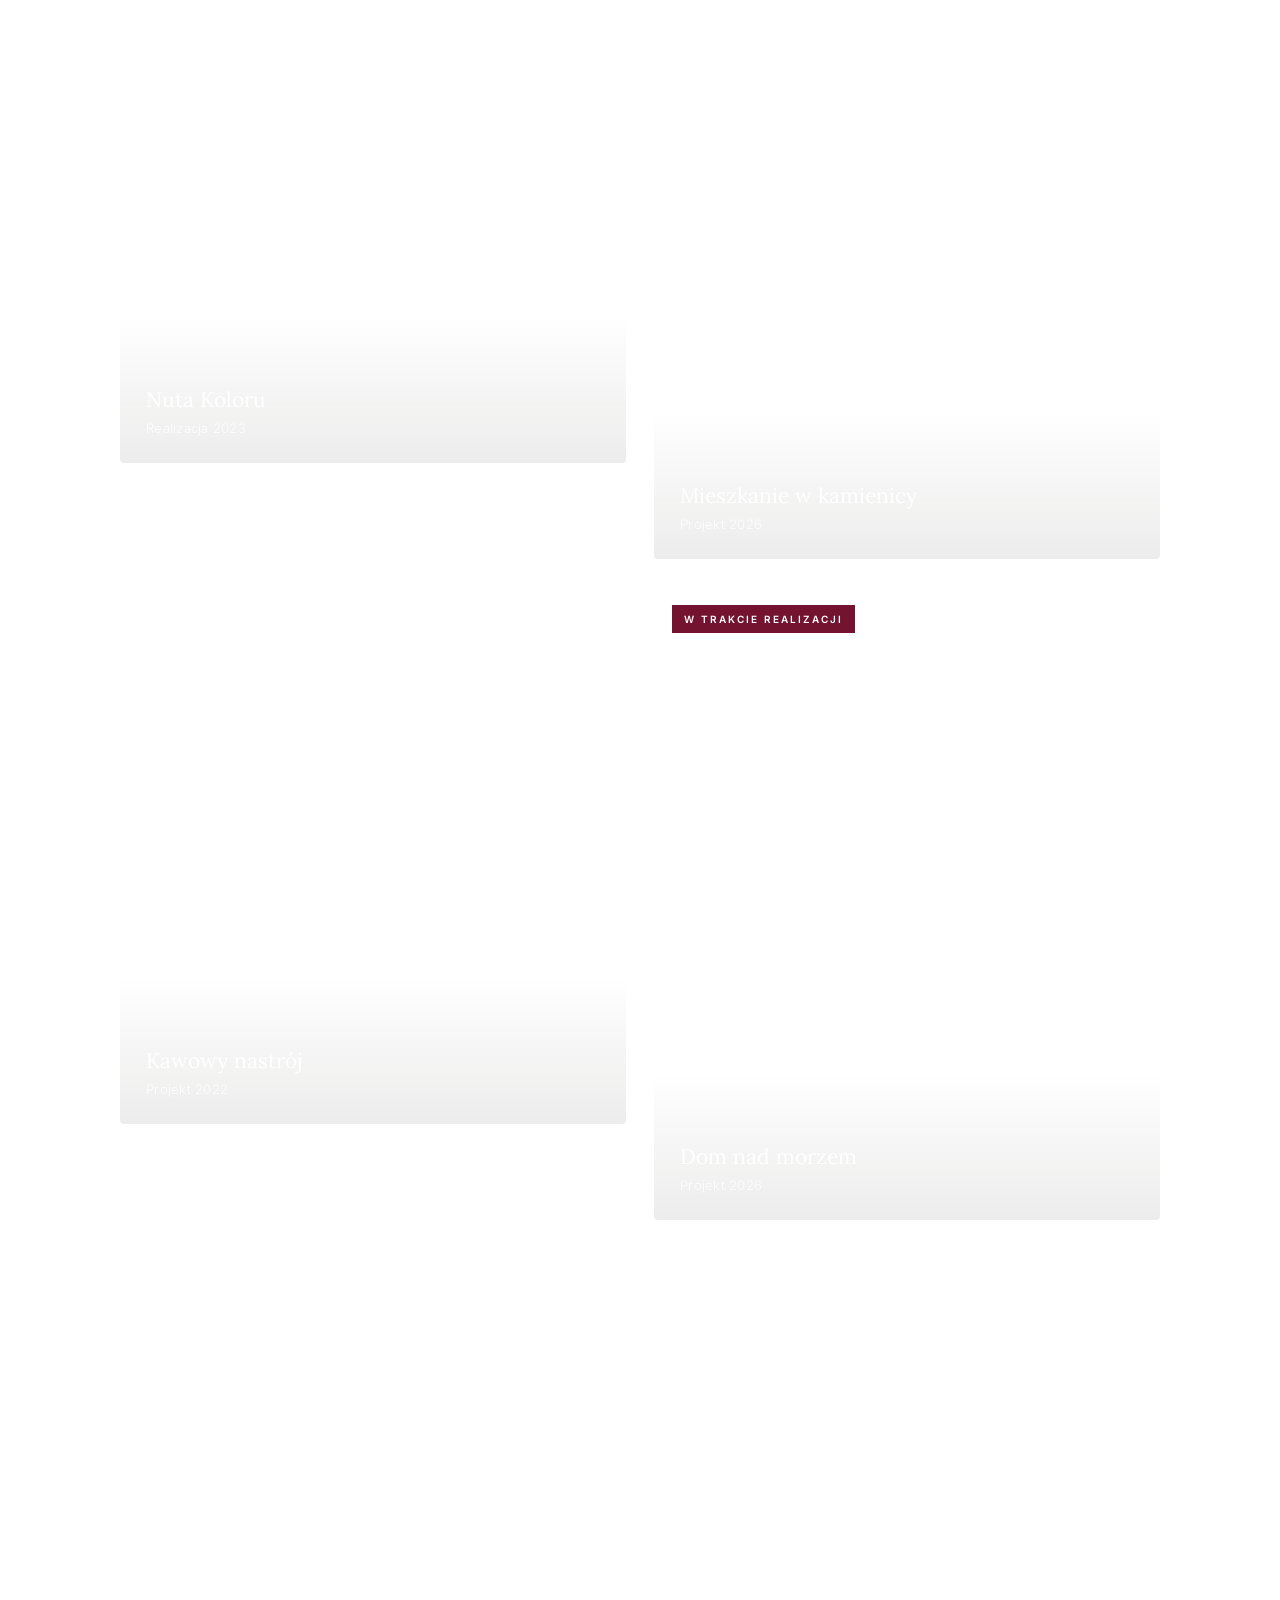
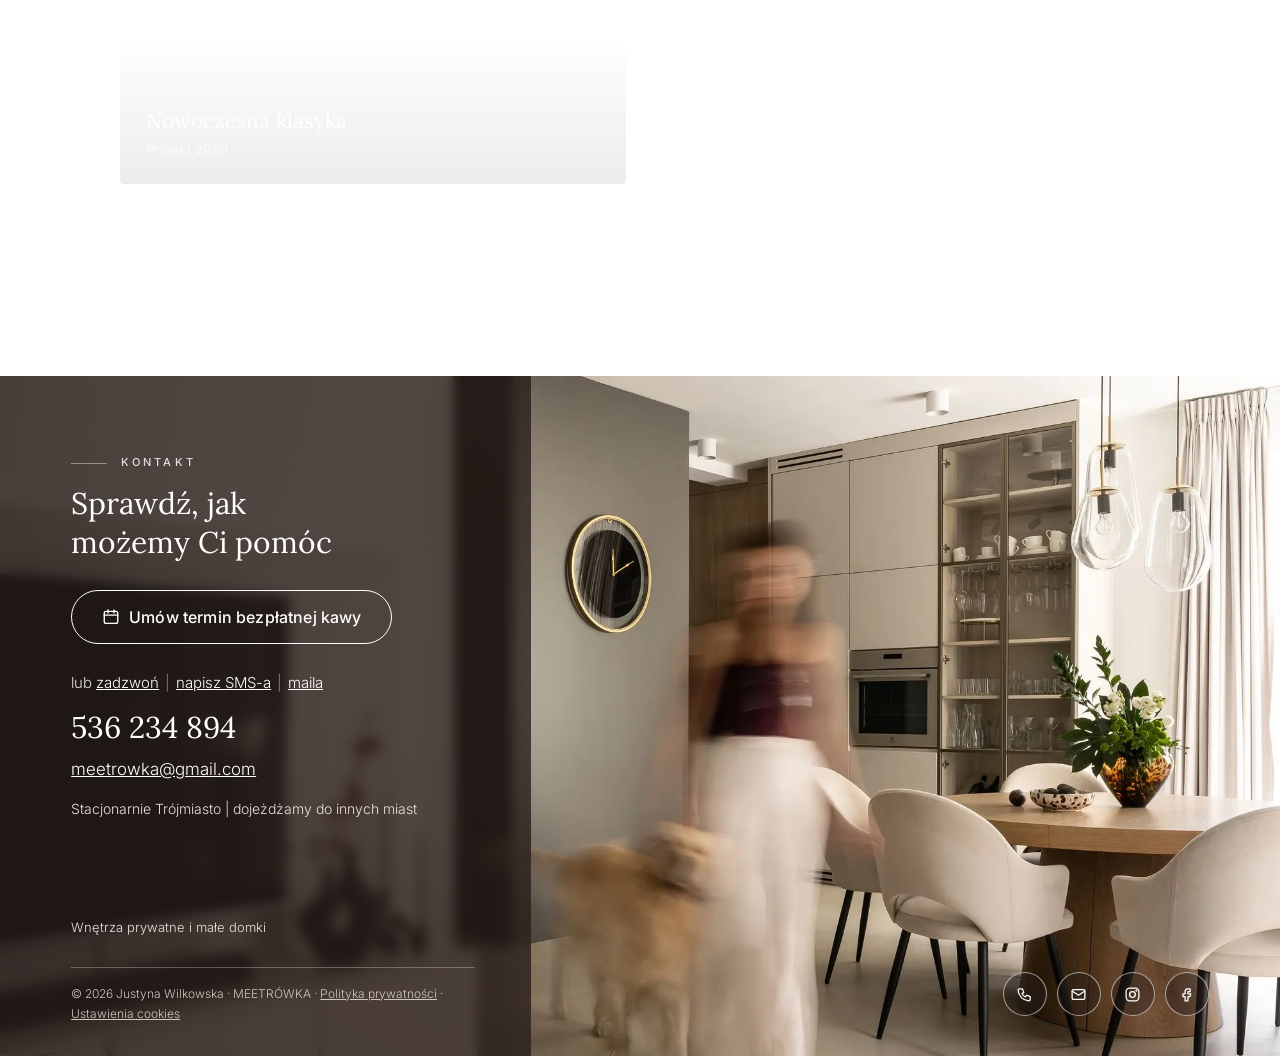
<file: klient-indywidualny/index.html>
<!doctype html>
<html lang="pl">
<head>
<meta charset="utf-8">
<title>Projekt wnętrz Trójmiasto – mieszkania i domy | MEETRÓWKA</title>
<!-- stary adres z poprzedniej strony: przekierowanie, żeby nie stracić pozycji w Google -->
<link rel="canonical" href="https://meetrowka.pl/wnetrza.html">
<meta http-equiv="refresh" content="0; url=../wnetrza.html">
<meta name="robots" content="noindex, follow">
</head>
<body>
<p><a href="../wnetrza.html">Przejdź do strony: Wnętrza mieszkań i domów</a></p>
</body>
</html>
</file>
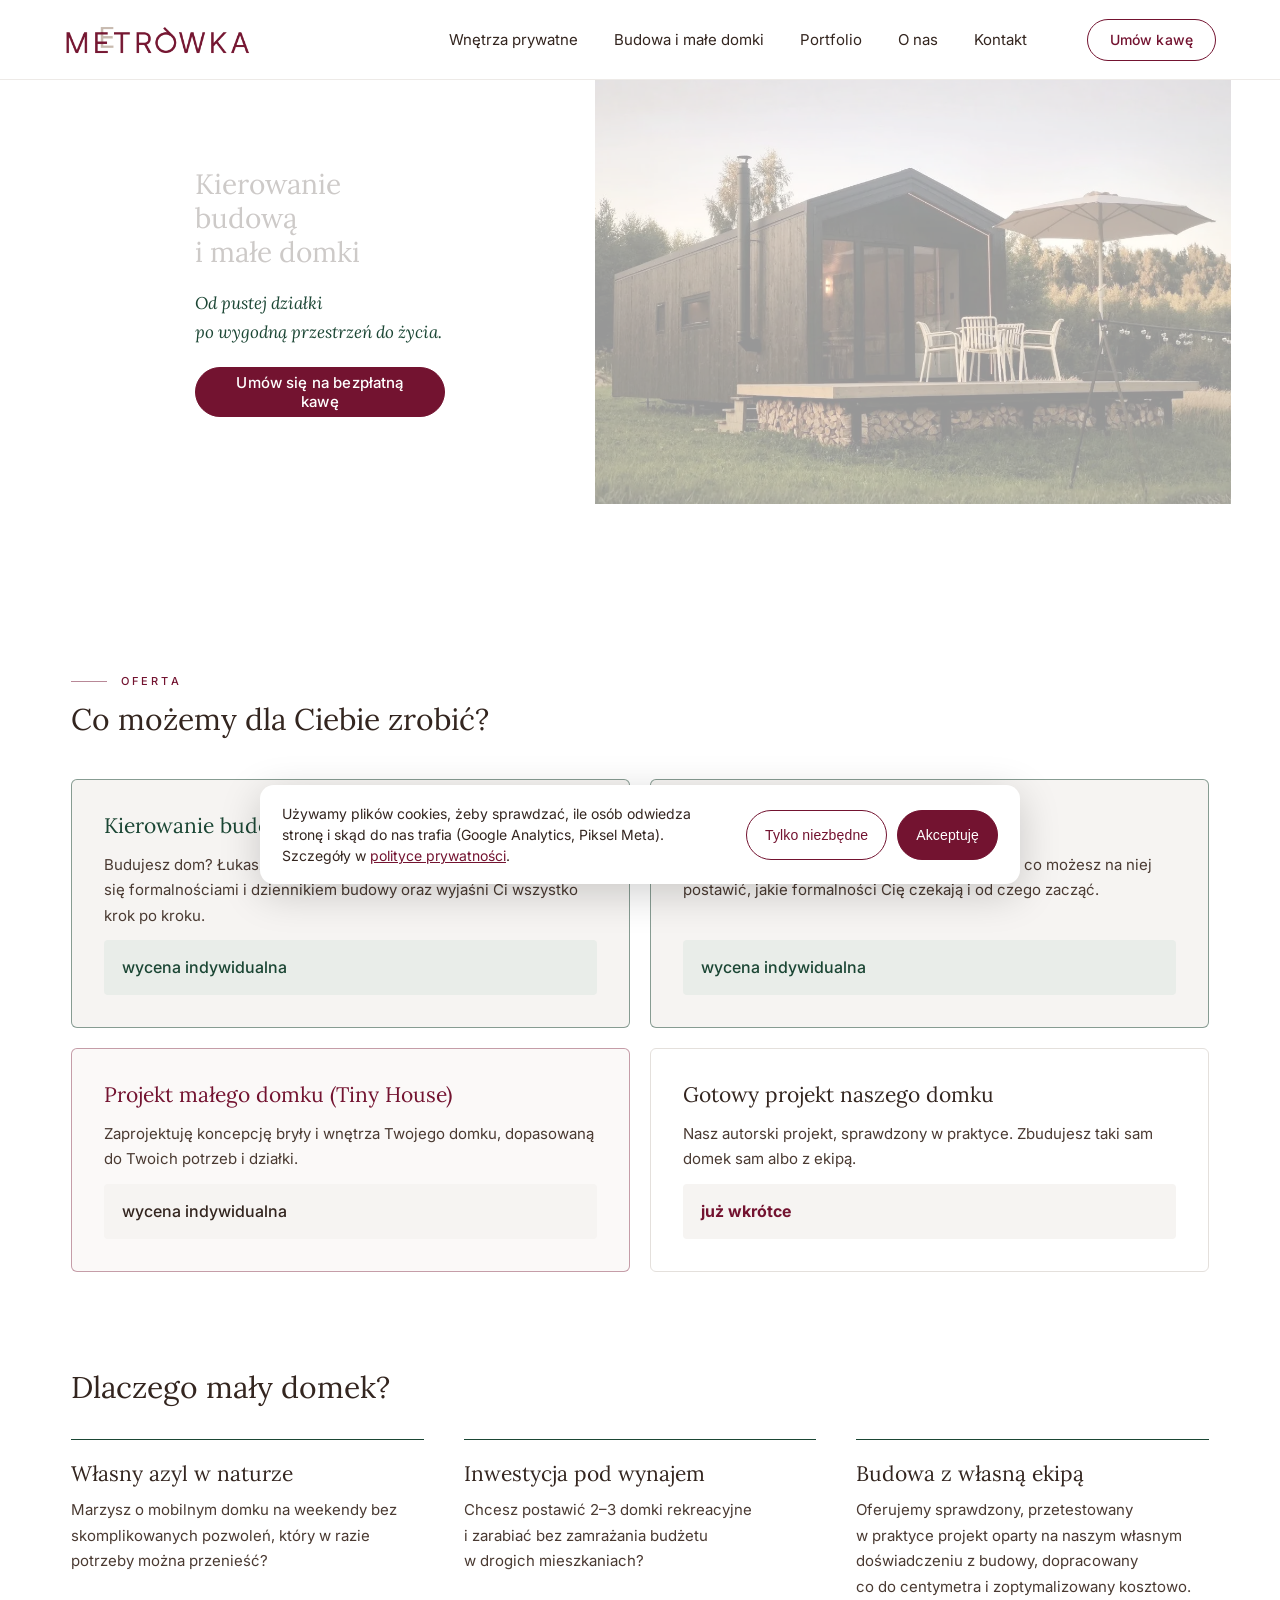
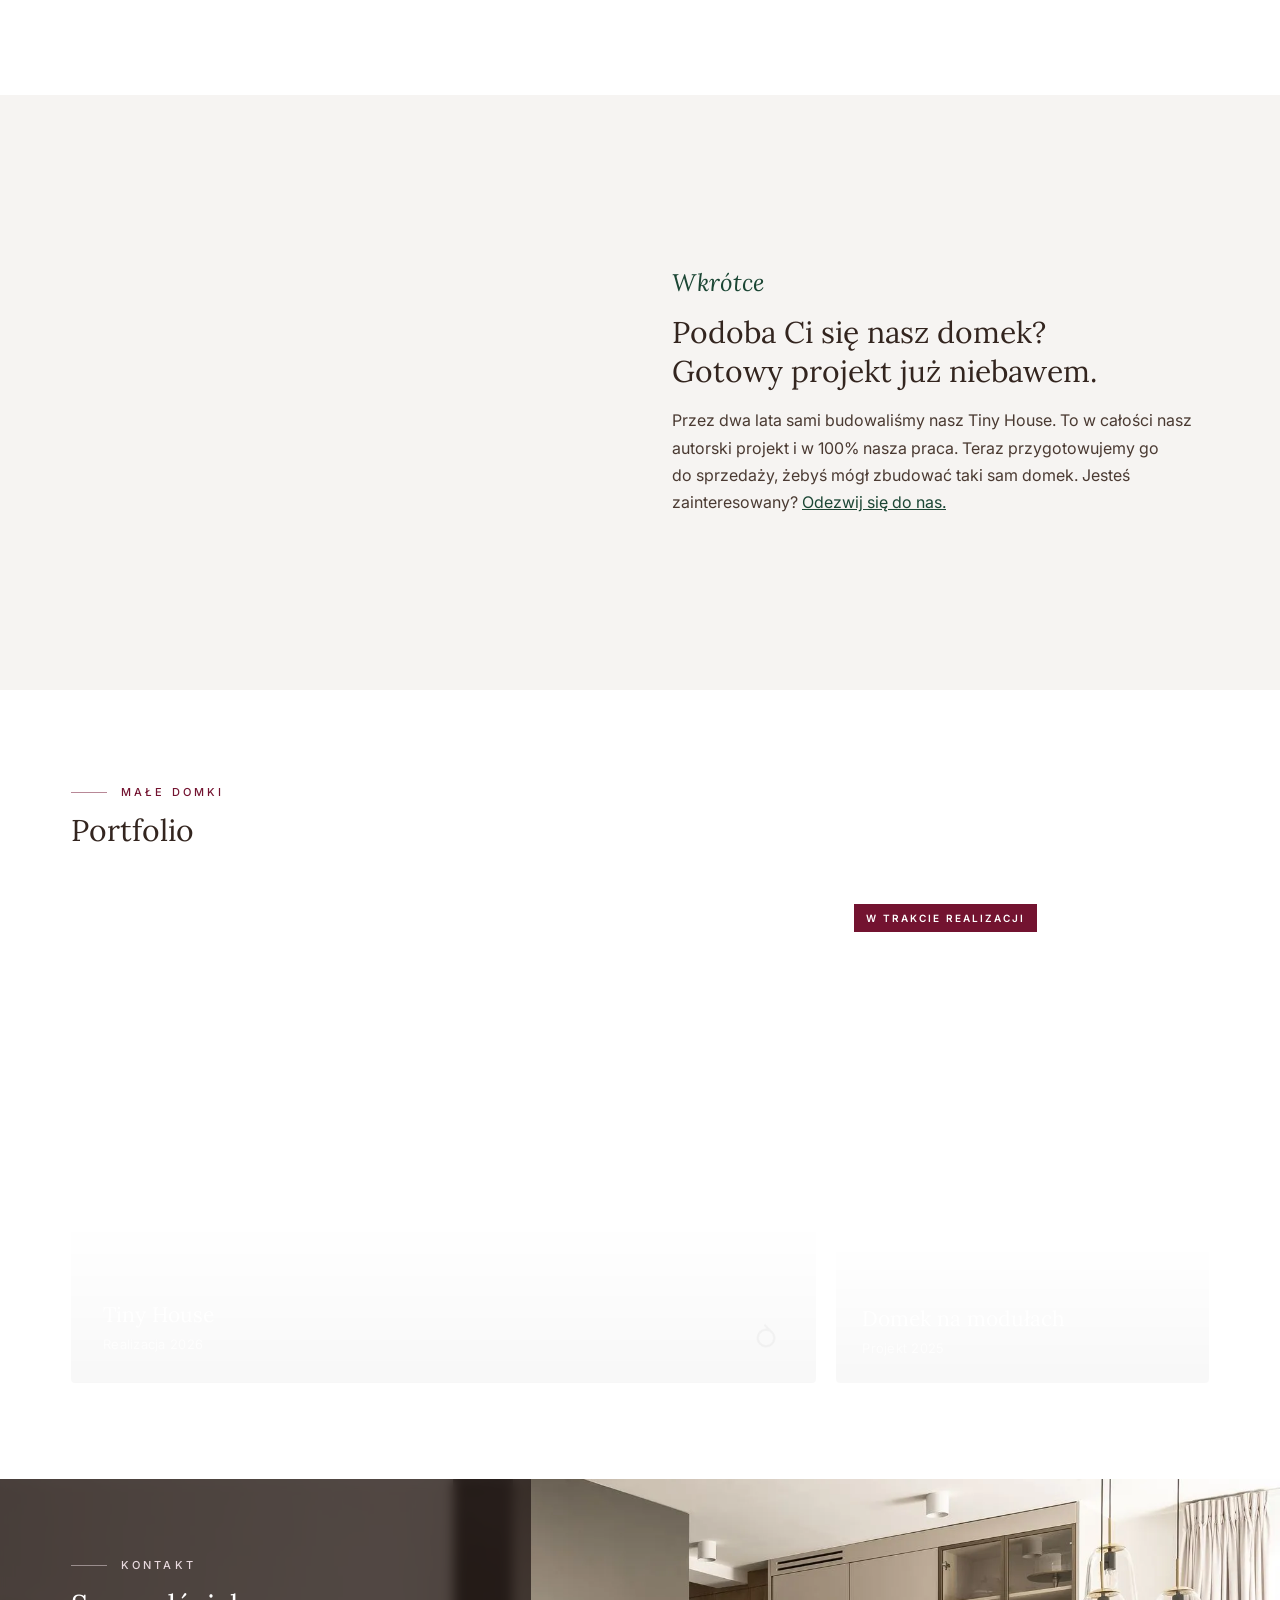
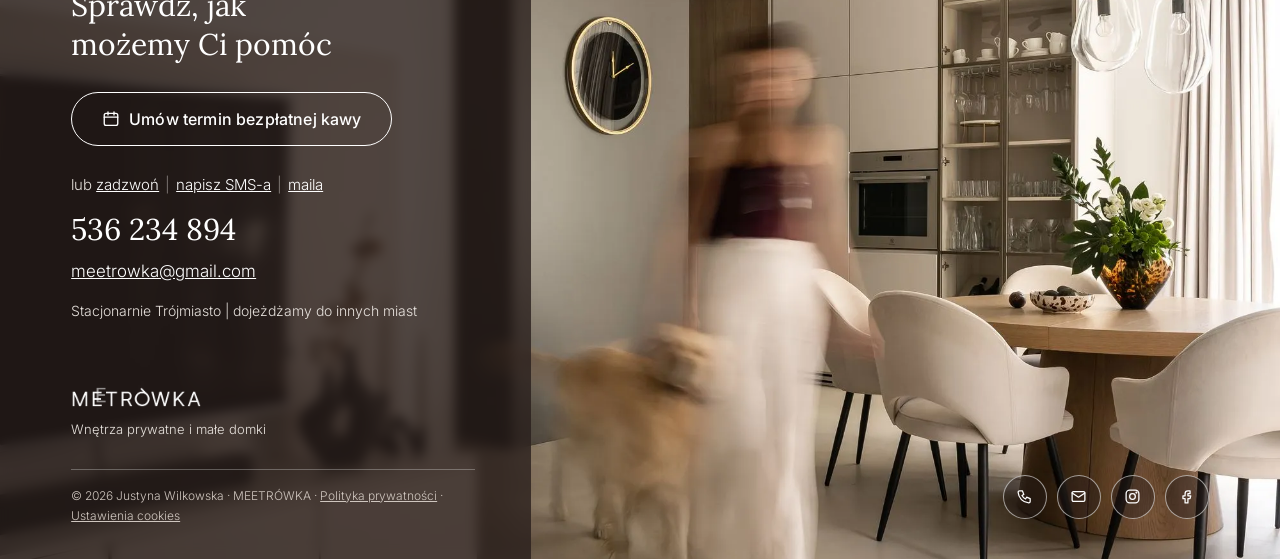
<file: klient-inwestycyjny/index.html>
<!doctype html>
<html lang="pl">
<head>
<meta charset="utf-8">
<title>Kierownik budowy Trójmiasto, projekt Tiny House | MEETRÓWKA</title>
<!-- stary adres z poprzedniej strony: przekierowanie, żeby nie stracić pozycji w Google -->
<link rel="canonical" href="https://meetrowka.pl/budowa-i-male-domki.html">
<meta http-equiv="refresh" content="0; url=../budowa-i-male-domki.html">
<meta name="robots" content="noindex, follow">
</head>
<body>
<p><a href="../budowa-i-male-domki.html">Przejdź do strony: Kierowanie budową i małe domki</a></p>
</body>
</html>
</file>
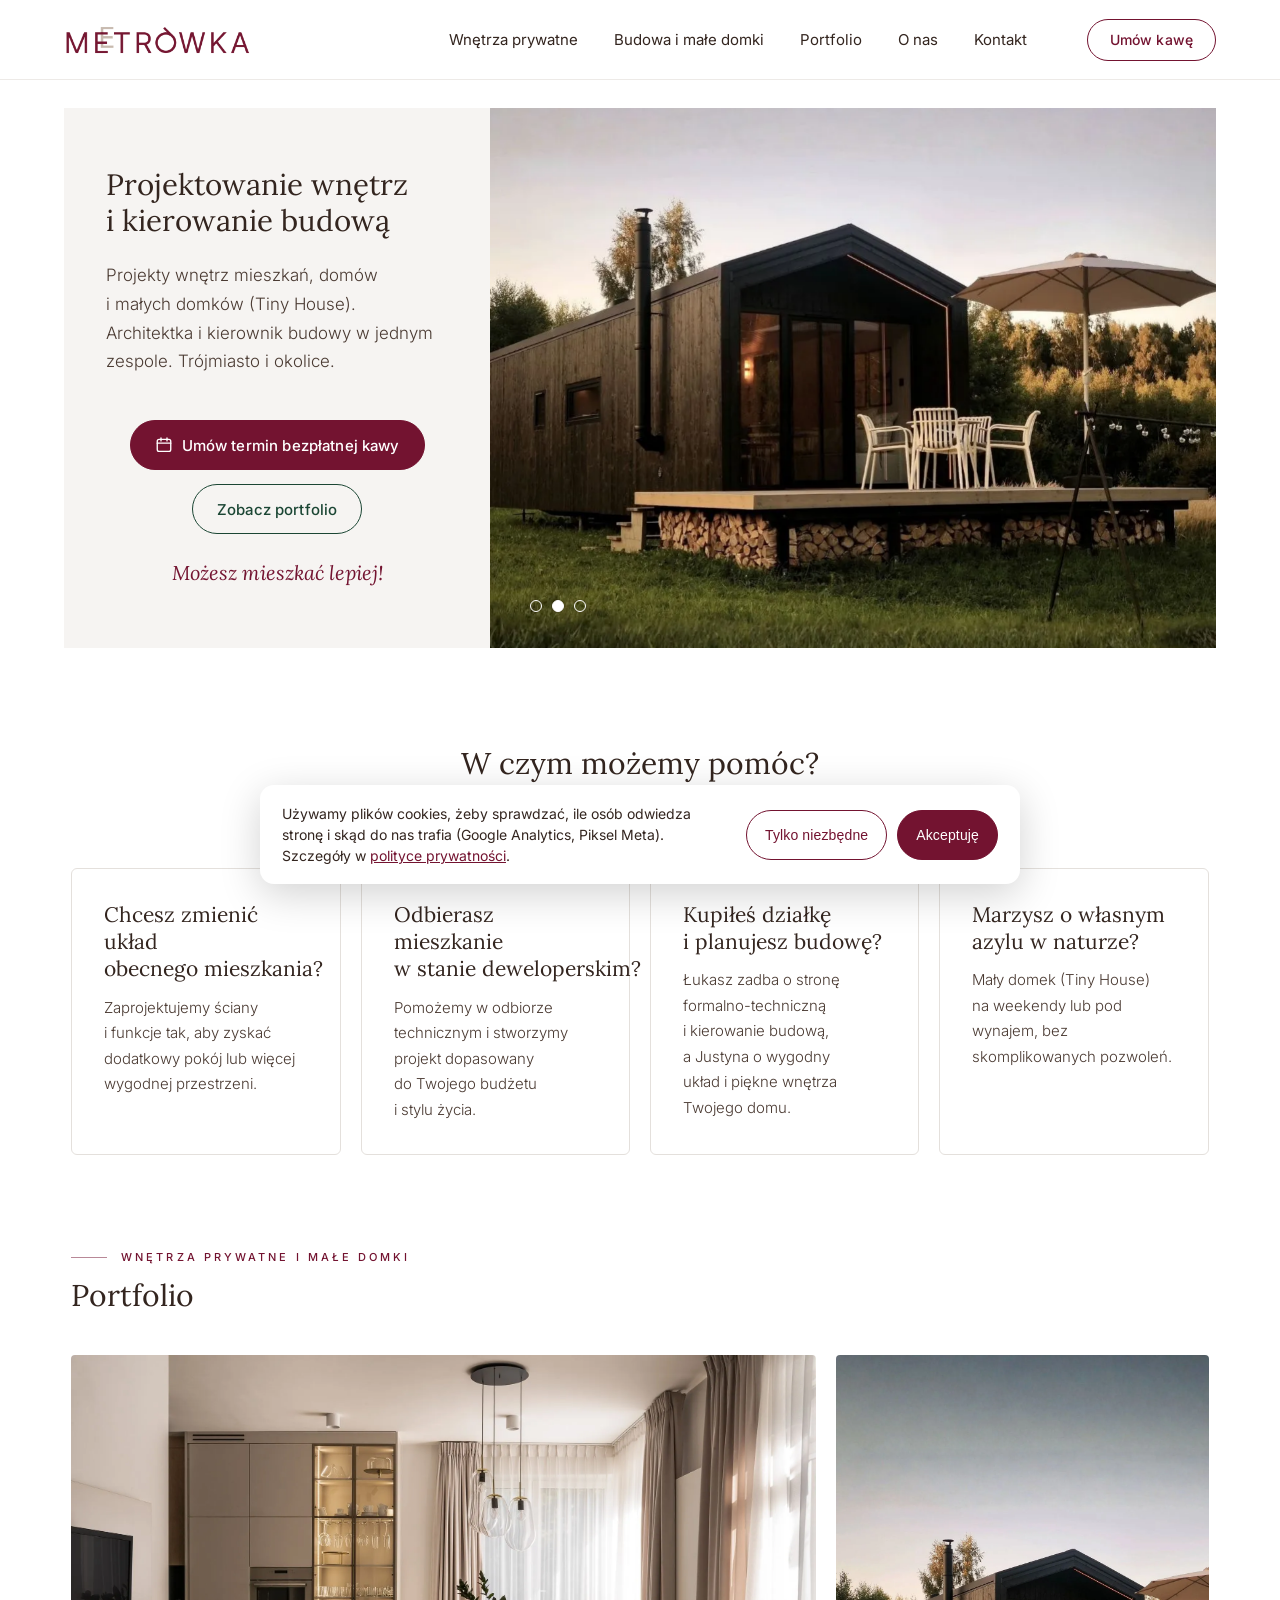
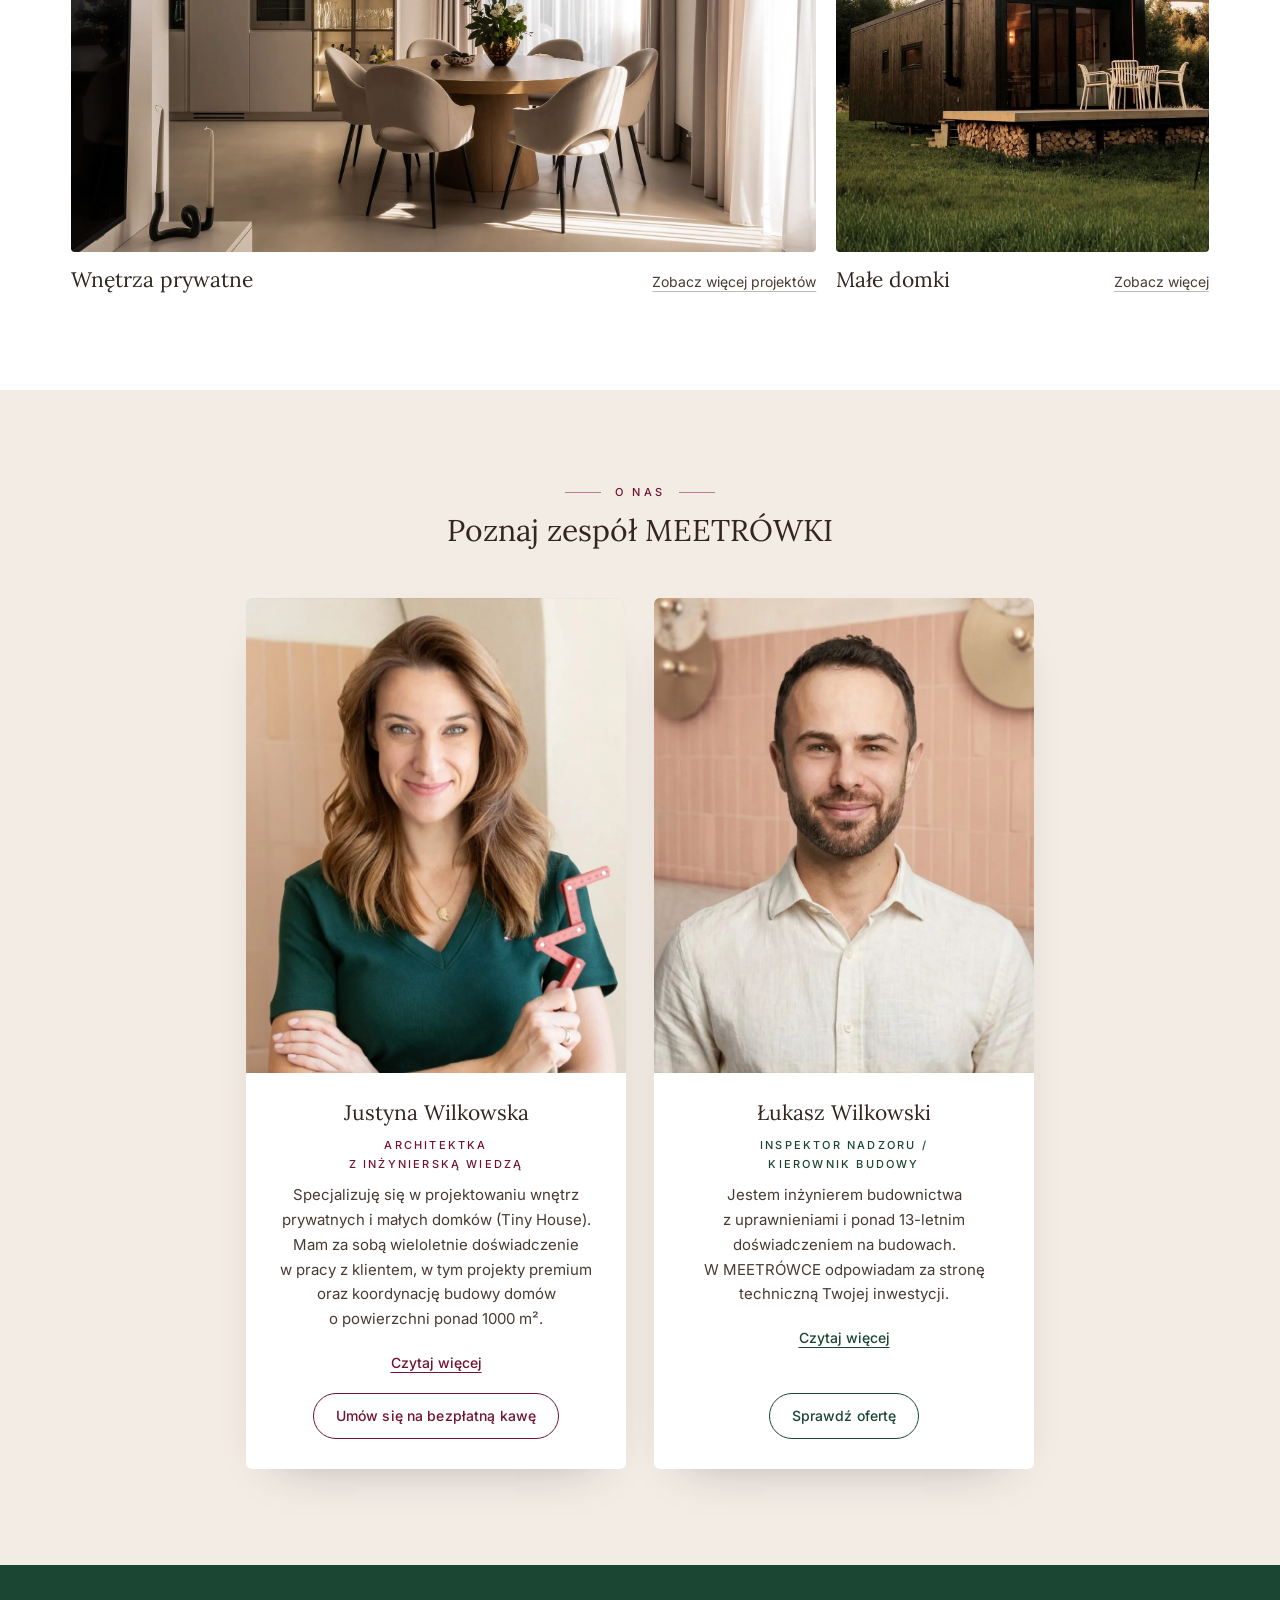
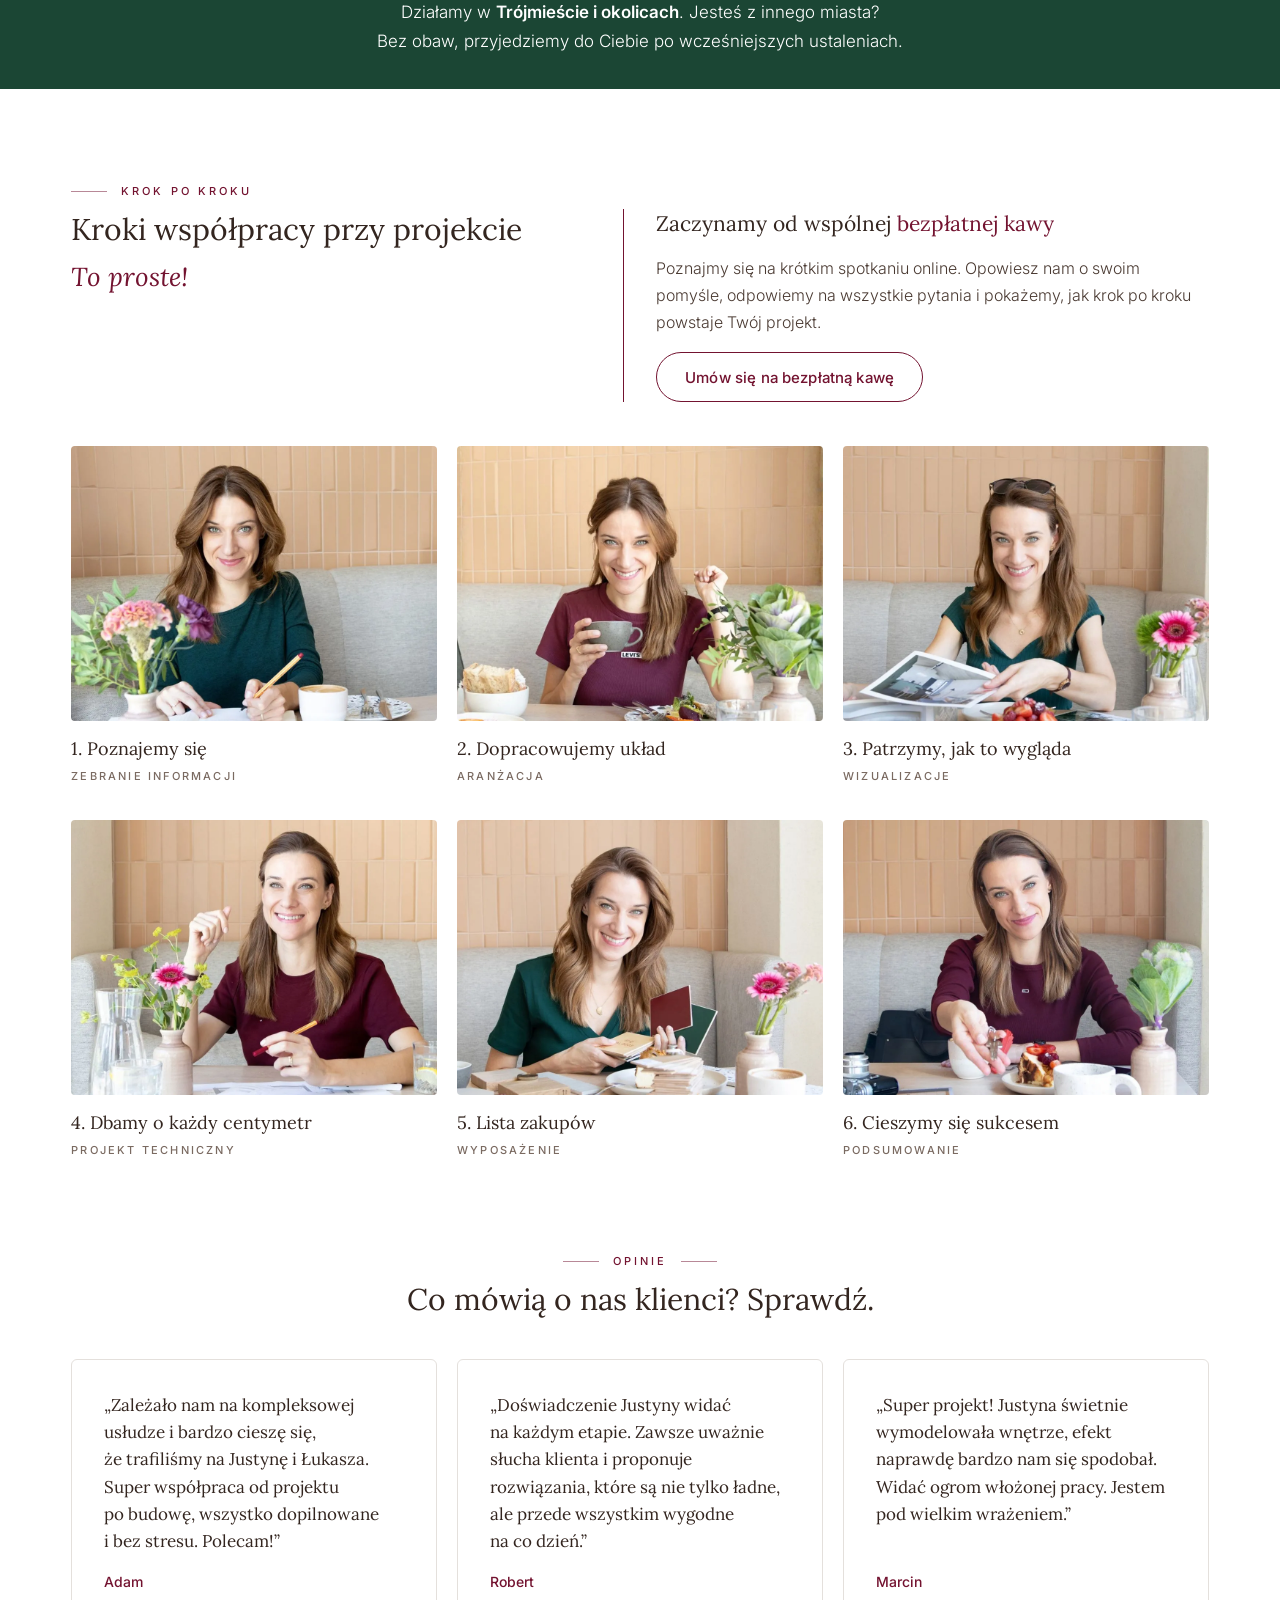
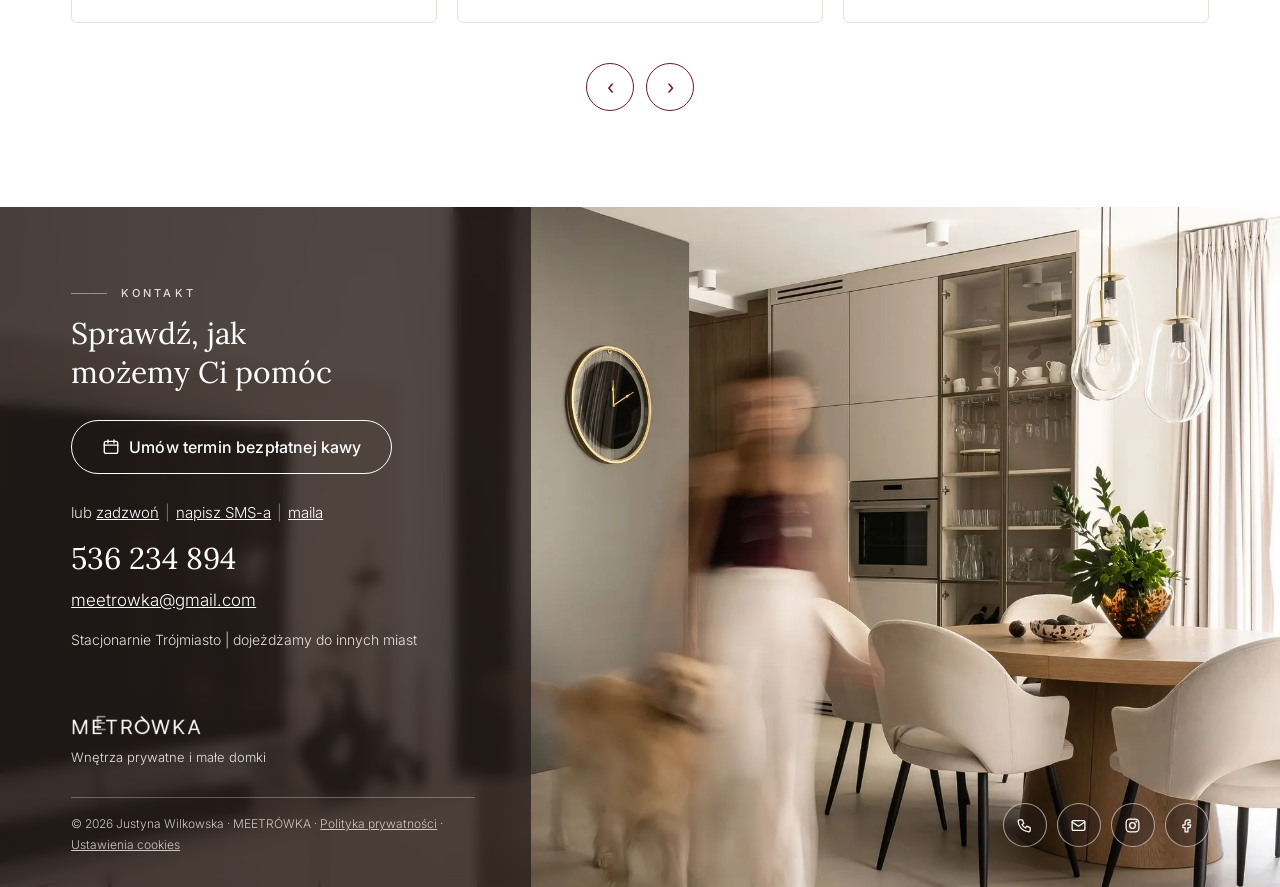
<file: polityka-prywatnosci-2/index.html>
<!doctype html>
<html lang="pl">
<head>
<meta charset="utf-8">
<title>MEETRÓWKA – projektowanie wnętrz i kierowanie budową</title>
<!-- stary adres z poprzedniej strony: przekierowanie, Google ma go usunąć z wyników -->
<link rel="canonical" href="https://meetrowka.pl/">
<meta name="robots" content="noindex, follow">
<meta http-equiv="refresh" content="0; url=/">
<script>location.replace("/");</script>
</head>
<body>
<p><a href="/">Przejdź na stronę główną MEETRÓWKI</a></p>
</body>
</html>
</file>
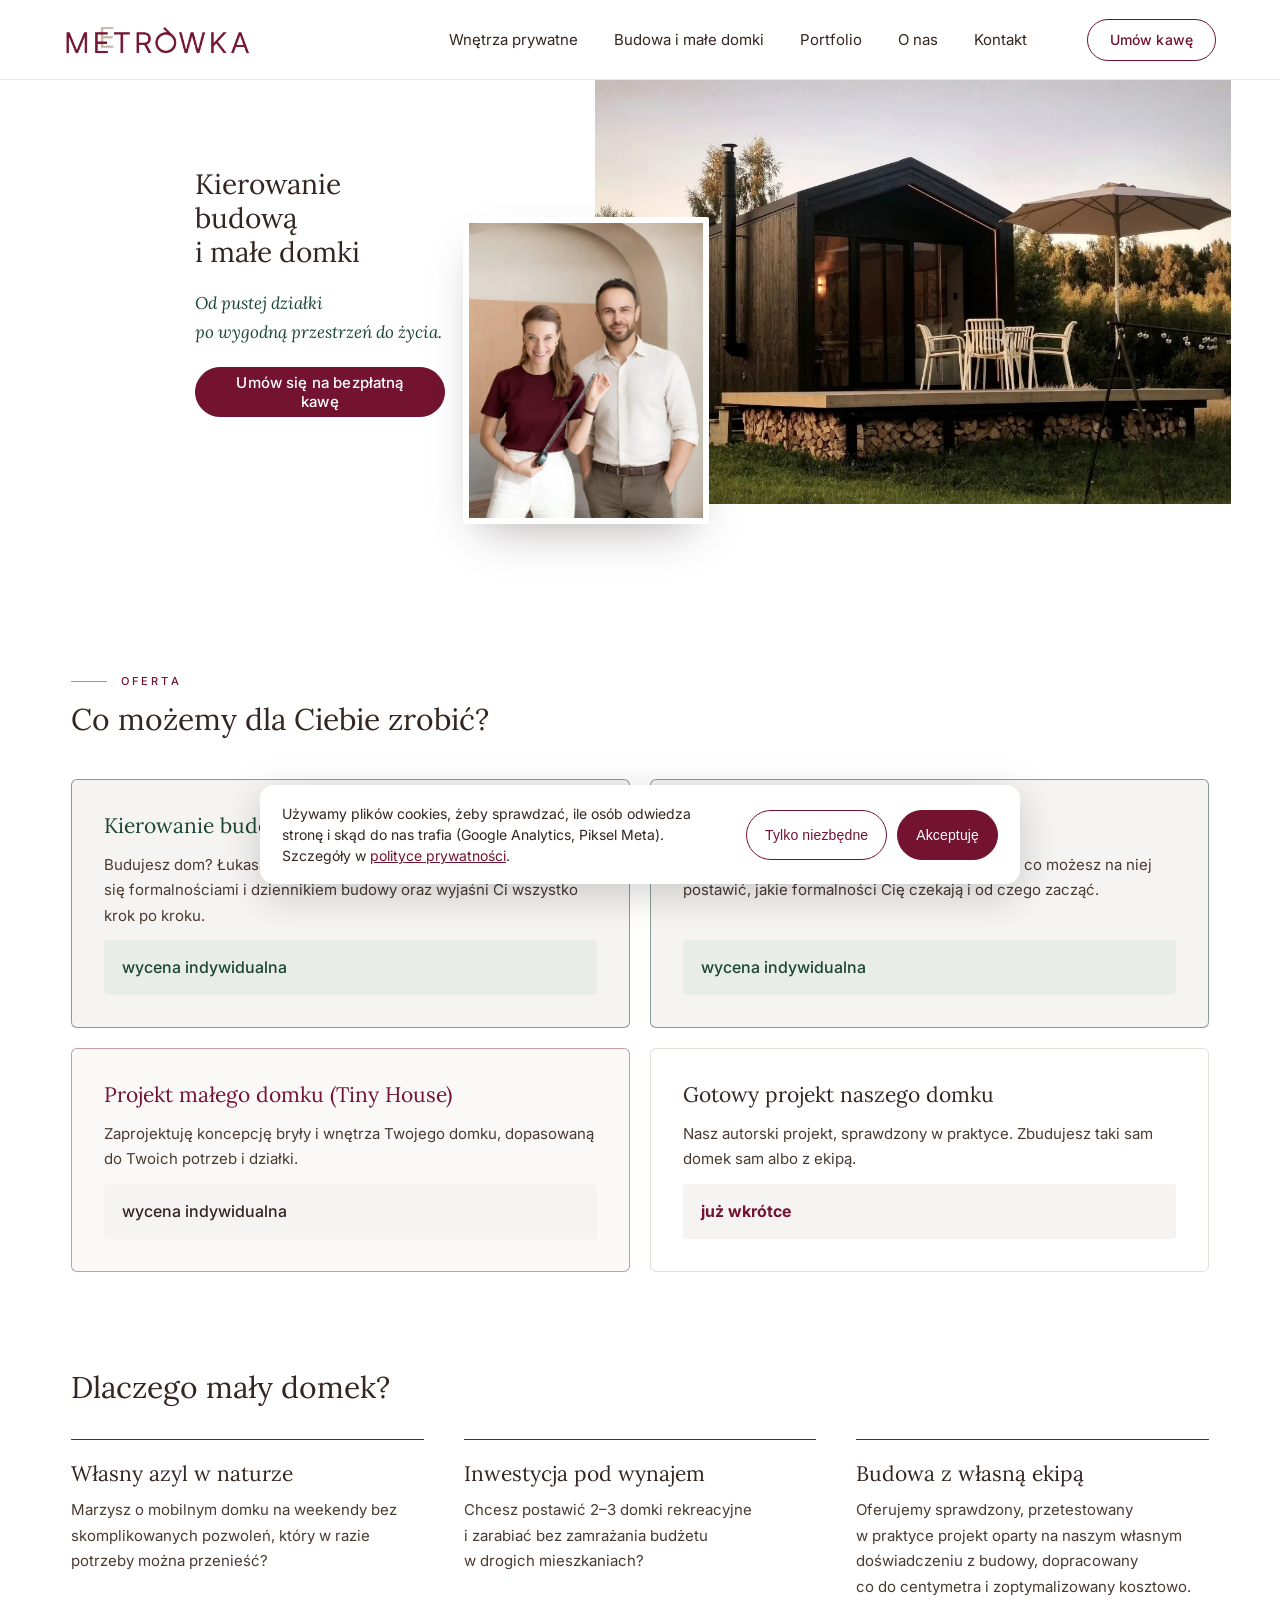
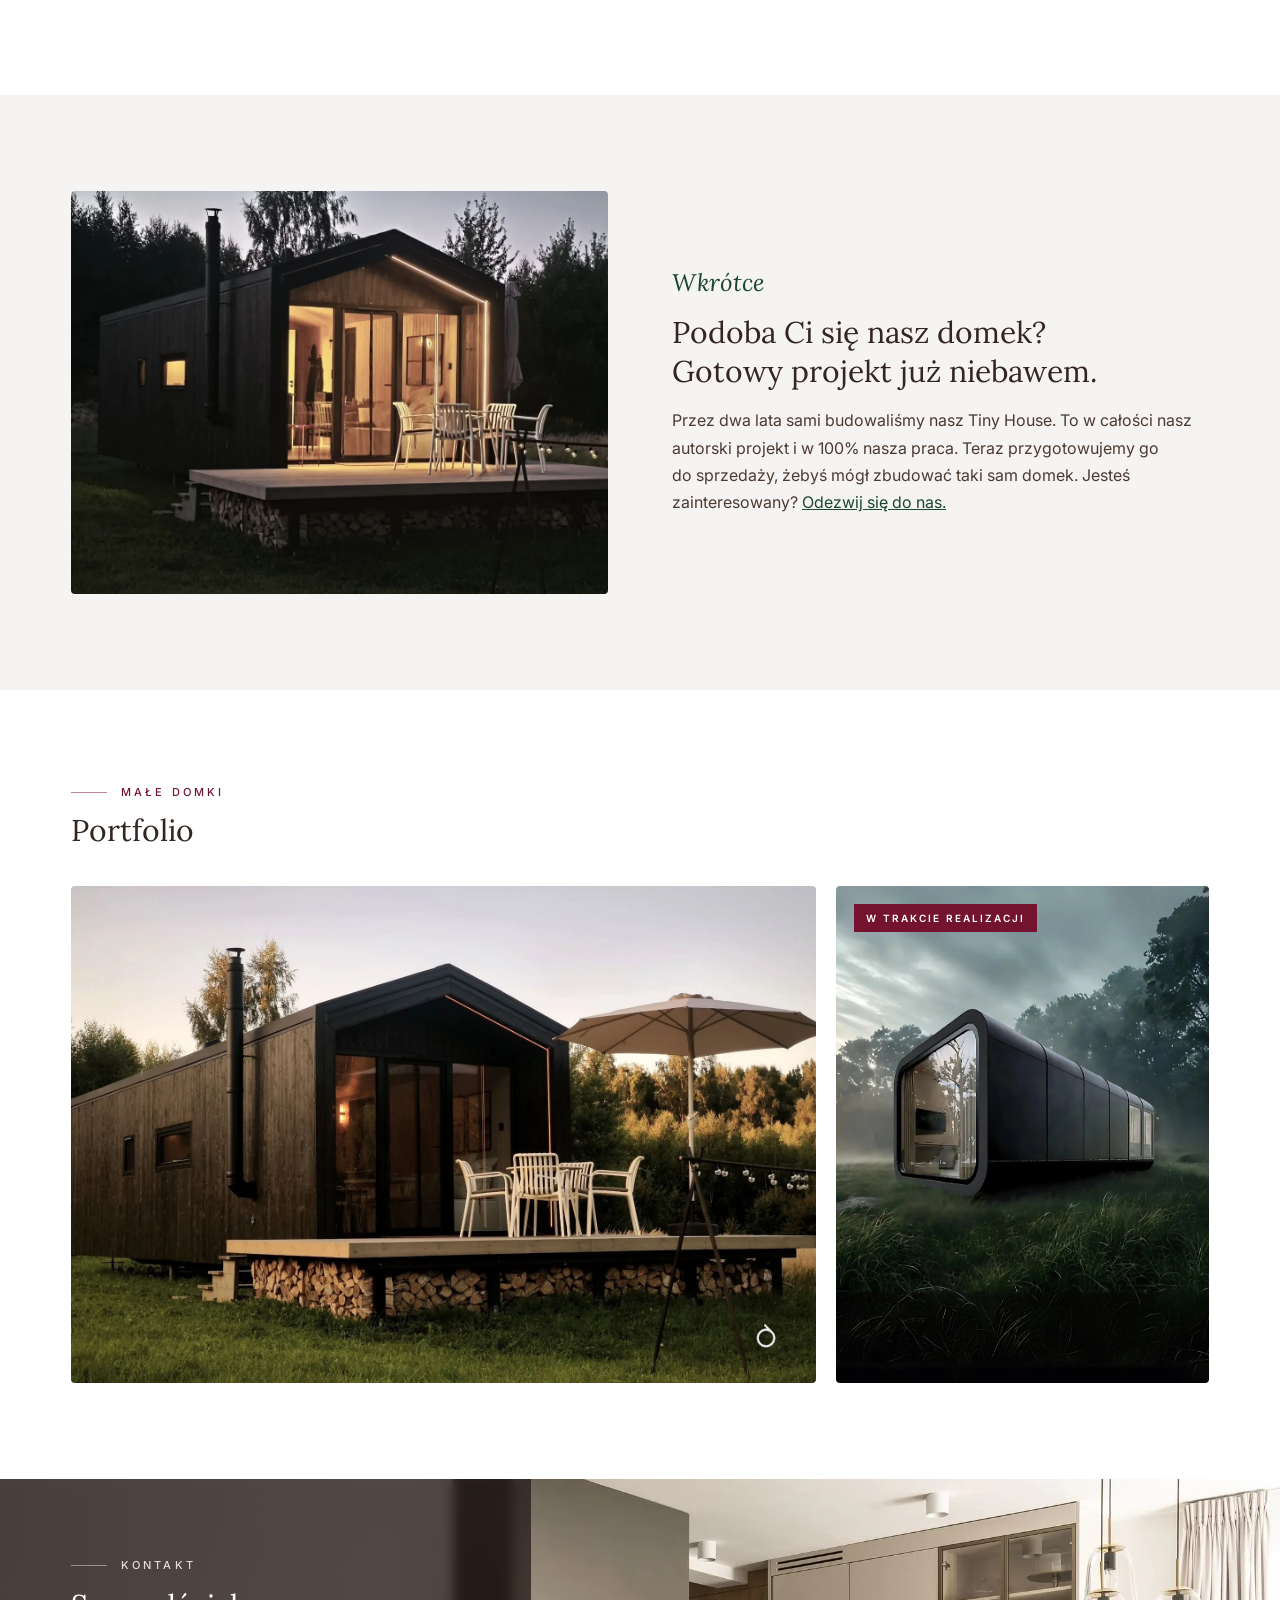
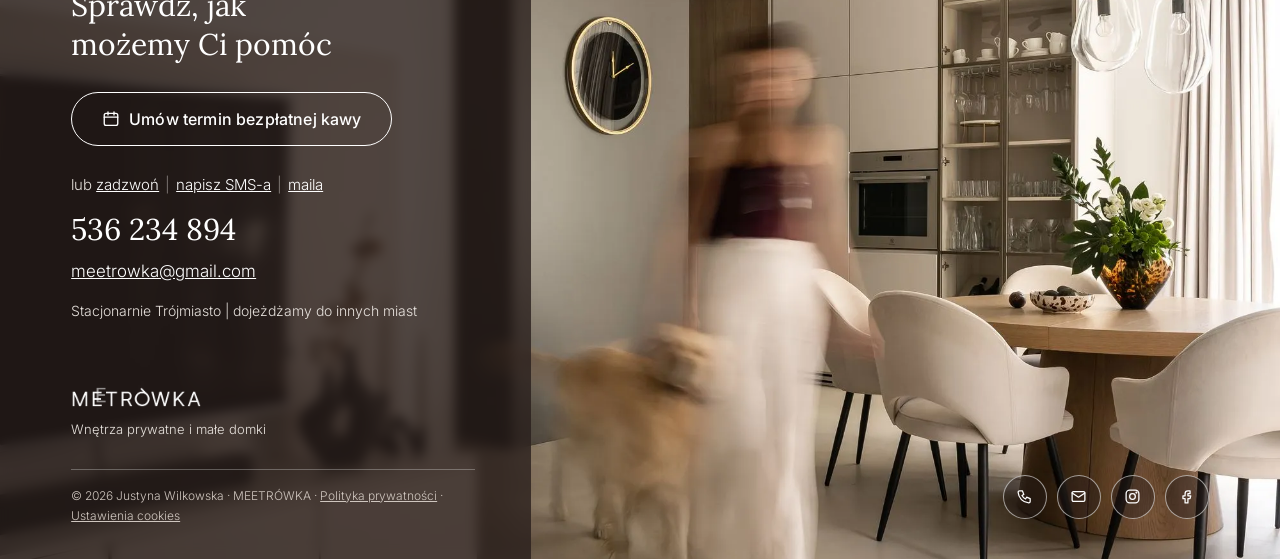
<file: budowa-i-male-domki.html>
<!doctype html>
<html lang="pl">
<head>
<meta charset="utf-8">
<meta name="viewport" content="width=device-width, initial-scale=1">
<title>Kierownik budowy Trójmiasto, projekt Tiny House | MEETRÓWKA</title>
<meta name="description" content="Kierownik budowy z uprawnieniami Łukasz Wilkowski: kierowanie budową domu, analiza działki i projekt Tiny House. Gdańsk, Gdynia, Sopot i okolice.">
<link rel="canonical" href="https://meetrowka.pl/budowa-i-male-domki.html">
<meta property="og:type" content="website">
<meta property="og:locale" content="pl_PL">
<meta property="og:site_name" content="MEETRÓWKA Justyna Wilkowska">
<meta property="og:title" content="Kierownik budowy Trójmiasto, projekt Tiny House | MEETRÓWKA">
<meta property="og:description" content="Kierownik budowy z uprawnieniami Łukasz Wilkowski: kierowanie budową domu, analiza działki i projekt Tiny House. Gdańsk, Gdynia, Sopot i okolice.">
<meta property="og:url" content="https://meetrowka.pl/budowa-i-male-domki.html">
<meta property="og:image" content="https://meetrowka.pl/img/og-tiny-house.jpg">
<meta property="og:image:width" content="1200">
<meta property="og:image:height" content="630">
<meta property="og:image:alt" content="Mały domek w naturze – projekt Tiny House MEETRÓWKA">
<meta name="twitter:card" content="summary_large_image">
<script type="application/ld+json">
{
  "@context": "https://schema.org",
  "@graph": [
    {
      "@type": "Service",
      "name": "Kierownik budowy – Trójmiasto",
      "serviceType": "Kierowanie budową i analiza działki",
      "url": "https://meetrowka.pl/budowa-i-male-domki.html",
      "provider": { "@id": "https://meetrowka.pl/#firma" },
      "areaServed": ["Gdańsk", "Gdynia", "Sopot", "Trójmiasto"]
    },
    {
      "@type": "Service",
      "name": "Projekt Tiny House",
      "serviceType": "Projekt małego domku (Tiny House)",
      "url": "https://meetrowka.pl/budowa-i-male-domki.html",
      "provider": { "@id": "https://meetrowka.pl/#firma" }
    },
    {
      "@type": "Person",
      "name": "Łukasz Wilkowski",
      "jobTitle": "Kierownik budowy",
      "description": "Inżynier budownictwa z uprawnieniami budowlanymi i ponad 13-letnim doświadczeniem na budowach. Kierownik budowy w Trójmieście i okolicach.",
      "image": "https://meetrowka.pl/img/zespol-lukasz.jpg",
      "knowsAbout": ["kierowanie budową", "odbiór mieszkania od dewelopera", "analiza działki"],
      "worksFor": { "@id": "https://meetrowka.pl/#firma" },
      "url": "https://meetrowka.pl/budowa-i-male-domki.html"
    },    {
      "@type": "BreadcrumbList",
      "itemListElement": [
        { "@type": "ListItem", "position": 1, "name": "MEETRÓWKA", "item": "https://meetrowka.pl/" },
        { "@type": "ListItem", "position": 2, "name": "Budowa i małe domki", "item": "https://meetrowka.pl/budowa-i-male-domki.html" }
      ]
    }
  ]
}
</script>
<link rel="icon" type="image/png" sizes="32x32" href="img/favicon-32.png">
<link rel="icon" type="image/png" sizes="192x192" href="img/icon-192.png">
<link rel="apple-touch-icon" sizes="180x180" href="img/apple-touch-icon.png">
<link rel="manifest" href="site.webmanifest">
<meta name="theme-color" content="#731330">
<link rel="preconnect" href="https://fonts.googleapis.com">
<link rel="preconnect" href="https://fonts.gstatic.com" crossorigin>
<link rel="stylesheet" href="https://fonts.googleapis.com/css2?family=Inter:wght@300;400;500;600&amp;family=Lora:ital,wght@0,400;0,500;0,600;1,400&amp;display=swap">
<link rel="stylesheet" href="css/style.css">
<script>
/* Tryb animacji: .anim = pełne efekty, .calm = w systemie „ogranicz ruch” (tylko przenikanie).
   ?animacje=1 wymusza pełne efekty, ?animacje=0 wyłącza wszystkie, ?animacje=auto wraca do ustawień systemu. */
(function (d, w) {
  var tryb = '';
  try {
    var m = /[?&]animacje=(1|0|auto)/.exec(location.search);
    if (m) { if (m[1] === 'auto') sessionStorage.removeItem('animacje'); else sessionStorage.setItem('animacje', m[1]); }
    tryb = sessionStorage.getItem('animacje') || '';
  } catch (e) {}
  var spokojnie = w.matchMedia('(prefers-reduced-motion: reduce)').matches;
  d.className = 'js ' + (tryb === '1' ? 'anim' : tryb === '0' ? 'bez-animacji' : spokojnie ? 'calm' : 'anim');
})(document.documentElement, window);
</script>
</head>
<body>

<header class="header">
  <a class="header__logo" href="index.html" aria-label="MEETRÓWKA, strona główna"><img src="img/logo-bordowe.png" alt="MEETRÓWKA" width="640" height="138"></a>
  <nav class="nav" id="menu" aria-label="Menu główne">
    <a href="wnetrza.html">Wnętrza prywatne</a>
    <a href="budowa-i-male-domki.html" aria-current="page">Budowa i małe domki</a>
    <a href="index.html#portfolio">Portfolio</a>
    <a href="index.html#onas">O nas</a>
    <a href="#kontakt">Kontakt</a>
    <div class="nav__extra">
      <a class="btn btn--line" href="#kontakt">Umów kawę</a>
      <div class="nav__icons">
        <a class="ico" href="tel:536234894" aria-label="Zadzwoń"><svg width="20" height="20" viewBox="0 0 24 24" fill="none" stroke="currentColor" stroke-width="1.8" stroke-linecap="round" stroke-linejoin="round" aria-hidden="true"><path d="M5 4h4l2 5-2.5 1.5a11 11 0 0 0 5 5L15 13l5 2v4a2 2 0 0 1-2 2A16 16 0 0 1 3 6a2 2 0 0 1 2-2"></path></svg></a>
        <a class="ico" href="mailto:meetrowka@gmail.com" aria-label="Napisz e-mail"><svg width="20" height="20" viewBox="0 0 24 24" fill="none" stroke="currentColor" stroke-width="1.8" stroke-linecap="round" stroke-linejoin="round" aria-hidden="true"><rect x="3" y="5" width="18" height="14" rx="2"></rect><path d="m3 7 9 6 9-6"></path></svg></a>
        <a class="ico" href="https://www.instagram.com/meetrowka/" target="_blank" rel="noopener" aria-label="Instagram"><svg width="20" height="20" viewBox="0 0 24 24" fill="none" stroke="currentColor" stroke-width="1.8" stroke-linecap="round" stroke-linejoin="round" aria-hidden="true"><rect x="3" y="3" width="18" height="18" rx="5"></rect><circle cx="12" cy="12" r="4"></circle><circle cx="17.5" cy="6.5" r="0.6" fill="currentColor"></circle></svg></a>
        <a class="ico" href="https://www.facebook.com/people/Meetr%C3%B3wka-Projektowanie-Wn%C4%99trz-Inwestycyjnych/61566533057697/" target="_blank" rel="noopener" aria-label="Facebook"><svg width="20" height="20" viewBox="0 0 24 24" fill="none" stroke="currentColor" stroke-width="1.8" stroke-linecap="round" stroke-linejoin="round" aria-hidden="true"><path d="M14 8h3V4h-3a4 4 0 0 0-4 4v3H7v4h3v6h4v-6h3l1-4h-4V8z"></path></svg></a>
      </div>
    </div>
  </nav>
  <div class="header__tools">
    <a class="btn btn--line" href="#kontakt">Umów kawę</a>
    <button class="burger" type="button" aria-label="Otwórz menu" aria-expanded="false" aria-controls="menu">
      <svg class="bars" width="24" height="24" viewBox="0 0 24 24" fill="none" stroke="currentColor" stroke-width="1.8" stroke-linecap="round" aria-hidden="true"><path d="M4 7h16M4 12h16M4 17h16"></path></svg>
      <svg class="x" width="24" height="24" viewBox="0 0 24 24" fill="none" stroke="currentColor" stroke-width="1.8" stroke-linecap="round" aria-hidden="true"><path d="M6 6l12 12M18 6 6 18"></path></svg>
    </button>
  </div>
</header>

<main>
<section class="hero-split">
  <div class="hero-split__in">
  <div class="hero__text">
    <h1>Kierowanie budową i małe domki</h1>
    <p class="accent accent--green">Od pustej działki po wygodną przestrzeń do życia.</p>
    <div><a class="btn" href="#kontakt">Umów się na bezpłatną kawę</a></div>
  </div>
  <div class="photo hero-split__big"><picture><source srcset="img/baner-2-tiny-house.webp" type="image/webp"><img src="img/baner-2-tiny-house.jpg" alt="Tiny House w naturze – projekt Tiny House i kierownik budowy Trójmiasto, MEETRÓWKA" width="1200" height="900" fetchpriority="high"></picture></div>
  <div class="photo hero-split__small"><picture><source srcset="img/zespol-meetrowki.webp" type="image/webp"><img src="img/zespol-meetrowki.jpg" alt="Justyna i Łukasz Wilkowscy – zespół MEETRÓWKI: projektantka wnętrz i kierownik budowy" width="1080" height="1350"></picture></div>
  </div>
</section>

<section class="section" style="--gap: 40px">
  <div class="section__head">
    <p class="eyebrow">Oferta</p>
    <h2 class="h2">Co możemy dla Ciebie zrobić?</h2>
  </div>
  <div class="grid grid--2">
    <div class="card cl">
      <h3>Kierowanie budową</h3>
      <p>Budujesz dom? Łukasz, kierownik budowy z uprawnieniami, zajmie się formalnościami i dziennikiem budowy oraz wyjaśni Ci wszystko krok po kroku.</p>
      <p class="price">wycena indywidualna</p>
    </div>
    <div class="card cl">
      <h3>Analiza działki</h3>
      <p>Kupujesz działkę albo już ją masz? Sprawdzimy, co możesz na niej postawić, jakie formalności Cię czekają i od czego zacząć.</p>
      <p class="price">wycena indywidualna</p>
    </div>
    <div class="card cj">
      <h3>Projekt małego domku (Tiny House)</h3>
      <p>Zaprojektuję koncepcję bryły i wnętrza Twojego domku, dopasowaną do Twoich potrzeb i działki.</p>
      <p class="price">wycena indywidualna</p>
    </div>
    <div class="card">
      <h3>Gotowy projekt naszego domku</h3>
      <p>Nasz autorski projekt, sprawdzony w praktyce. Zbudujesz taki sam domek sam albo z ekipą.</p>
      <p class="price price--soon">już wkrótce</p>
    </div>
  </div>
</section>

<section class="section section--flush" style="--gap: 32px">
  <div class="section__head">
    <h2 class="h2">Dlaczego mały domek?</h2>
  </div>
  <div class="why">
    <div>
      <h3>Własny azyl w naturze</h3>
      <p>Marzysz o mobilnym domku na weekendy bez skomplikowanych pozwoleń, który w razie potrzeby można przenieść?</p>
    </div>
    <div>
      <h3>Inwestycja pod wynajem</h3>
      <p>Chcesz postawić 2–3 domki rekreacyjne i zarabiać bez zamrażania budżetu w drogich mieszkaniach?</p>
    </div>
    <div>
      <h3>Budowa z własną ekipą</h3>
      <p>Oferujemy sprawdzony, przetestowany w praktyce projekt oparty na naszym własnym doświadczeniu z budowy, dopracowany co do centymetra i zoptymalizowany kosztowo.</p>
    </div>
  </div>
</section>

<section class="section section--light">
  <div class="soon">
    <div class="photo reveal r-4-3"><picture><source srcset="img/nasz-tiny-house.webp" type="image/webp"><img src="img/nasz-tiny-house.jpg" alt="Nasz Tiny House wieczorem – autorski projekt małego domku MEETRÓWKI" width="1200" height="900" loading="lazy"></picture></div>
    <div class="soon__body">
      <p class="soon__tag">Wkrótce</p>
      <h2>Podoba Ci się nasz domek? Gotowy projekt już niebawem.</h2>
      <p>Przez dwa lata sami budowaliśmy nasz Tiny House. To w całości nasz autorski projekt i w 100% nasza praca. Teraz przygotowujemy go do sprzedaży, żebyś mógł zbudować taki sam domek. Jesteś zainteresowany? <a href="#kontakt">Odezwij się do nas.</a></p>
    </div>
  </div>
</section>

<section class="section" id="portfolio" style="--gap: 36px">
  <div class="section__head">
    <p class="eyebrow">Małe domki</p>
    <h2 class="h2">Portfolio</h2>
  </div>
  <!-- Duża okładka naszej realizacji i mniejsza okładka projektu, na równej wysokości.
       Kliknięcie otwiera galerię (js/galerie.js), podpis pojawia się po najechaniu. -->
  <div class="pf-pair">
    <a class="pf-tile pf-wide zoom" href="img/okladka-tiny-house.jpg" data-galeria="tiny-house-album">
      <div class="photo reveal r-3-2"><picture><source srcset="img/okladka-tiny-house.webp" type="image/webp"><img src="img/okladka-tiny-house.jpg" alt="Tiny House – cały mały domek z tarasem i parasolem, realizacja 2026" width="2000" height="1124" loading="lazy"></picture></div>
      <img class="stamp" src="img/sygnet-bialy.png" alt="" width="143" height="123">
      <div class="pf-over"><h3>Tiny House</h3><p>Realizacja 2026</p></div>
    </a>
    <a class="pf-tile zoom" href="img/portfolio/domek-na-modulach-1.jpg" data-galeria="domek-na-modulach">
      <div class="photo reveal"><picture><source srcset="img/portfolio/domek-na-modulach-okladka.webp" type="image/webp"><img src="img/portfolio/domek-na-modulach-okladka.jpg" alt="Domek na modułach – czarny domek na łące widziany z zewnątrz, projekt Tiny House, wizualizacja" width="911" height="1350" loading="lazy"></picture></div>
      <span class="pf-label">W trakcie realizacji</span>
      <div class="pf-over"><h3>Domek na modułach</h3><p>Projekt 2025</p></div>
    </a>
  </div>
</section>
</main>

<footer class="footer" id="kontakt">
  <picture><source srcset="img/stopka-tlo.webp" type="image/webp"><img class="footer__bg" src="img/stopka-tlo.jpg" alt="" width="2000" height="1333" loading="lazy"></picture>
  <div class="footer__panel">
    <p class="eyebrow eyebrow--light">Kontakt</p>
    <h2>Sprawdź, jak możemy Ci pomóc</h2>
    <a class="btn btn--ghost btn--big" href="https://calendar.app.google/CusMsuqgQZD4Ki3GA" target="_blank" rel="noopener"><svg class="btn__ico" viewBox="0 0 24 24" width="18" height="18" aria-hidden="true" fill="none" stroke="currentColor" stroke-width="1.8" stroke-linecap="round" stroke-linejoin="round"><rect x="3" y="4.5" width="18" height="16" rx="2.5"/><path d="M3 9.5h18M8 2.5v4M16 2.5v4"/></svg>Umów termin bezpłatnej kawy</a>
    <p class="footer__or">lub <a href="tel:536234894">zadzwoń</a><span>|</span><a href="sms:536234894">napisz SMS-a</a><span>|</span><a href="mailto:meetrowka@gmail.com">maila</a></p>
    <a class="footer__tel" href="tel:536234894">536 234 894</a>
    <a class="footer__mail" href="mailto:meetrowka@gmail.com">meetrowka@gmail.com</a>
    <p class="footer__where">Stacjonarnie Trójmiasto | dojeżdżamy do innych miast</p>
    <div class="footer__icons footer__icons--in">
      <a class="ico" href="tel:536234894" aria-label="Zadzwoń"><svg width="20" height="20" viewBox="0 0 24 24" fill="none" stroke="currentColor" stroke-width="1.8" stroke-linecap="round" stroke-linejoin="round" aria-hidden="true"><path d="M5 4h4l2 5-2.5 1.5a11 11 0 0 0 5 5L15 13l5 2v4a2 2 0 0 1-2 2A16 16 0 0 1 3 6a2 2 0 0 1 2-2"></path></svg></a>
    <a class="ico" href="mailto:meetrowka@gmail.com" aria-label="Napisz e-mail"><svg width="20" height="20" viewBox="0 0 24 24" fill="none" stroke="currentColor" stroke-width="1.8" stroke-linecap="round" stroke-linejoin="round" aria-hidden="true"><rect x="3" y="5" width="18" height="14" rx="2"></rect><path d="m3 7 9 6 9-6"></path></svg></a>
    <a class="ico" href="https://www.instagram.com/meetrowka/" target="_blank" rel="noopener" aria-label="Instagram"><svg width="20" height="20" viewBox="0 0 24 24" fill="none" stroke="currentColor" stroke-width="1.8" stroke-linecap="round" stroke-linejoin="round" aria-hidden="true"><rect x="3" y="3" width="18" height="18" rx="5"></rect><circle cx="12" cy="12" r="4"></circle><circle cx="17.5" cy="6.5" r="0.6" fill="currentColor"></circle></svg></a>
    <a class="ico" href="https://www.facebook.com/people/Meetr%C3%B3wka-Projektowanie-Wn%C4%99trz-Inwestycyjnych/61566533057697/" target="_blank" rel="noopener" aria-label="Facebook"><svg width="20" height="20" viewBox="0 0 24 24" fill="none" stroke="currentColor" stroke-width="1.8" stroke-linecap="round" stroke-linejoin="round" aria-hidden="true"><path d="M14 8h3V4h-3a4 4 0 0 0-4 4v3H7v4h3v6h4v-6h3l1-4h-4V8z"></path></svg></a>
    </div>
    <div class="footer__brand">
      <img src="img/logo-biale.png" alt="MEETRÓWKA" width="640" height="138" loading="lazy">
      <span>Wnętrza prywatne i małe domki</span>
    </div>
    <p class="footer__legal">© 2026 Justyna Wilkowska · MEETRÓWKA · <a href="polityka-prywatnosci.html">Polityka prywatności</a> · <a href="#" data-cookies>Ustawienia cookies</a></p>
  </div>
  <div class="footer__icons">
    <a class="ico" href="tel:536234894" aria-label="Zadzwoń"><svg width="20" height="20" viewBox="0 0 24 24" fill="none" stroke="currentColor" stroke-width="1.8" stroke-linecap="round" stroke-linejoin="round" aria-hidden="true"><path d="M5 4h4l2 5-2.5 1.5a11 11 0 0 0 5 5L15 13l5 2v4a2 2 0 0 1-2 2A16 16 0 0 1 3 6a2 2 0 0 1 2-2"></path></svg></a>
    <a class="ico" href="mailto:meetrowka@gmail.com" aria-label="Napisz e-mail"><svg width="20" height="20" viewBox="0 0 24 24" fill="none" stroke="currentColor" stroke-width="1.8" stroke-linecap="round" stroke-linejoin="round" aria-hidden="true"><rect x="3" y="5" width="18" height="14" rx="2"></rect><path d="m3 7 9 6 9-6"></path></svg></a>
    <a class="ico" href="https://www.instagram.com/meetrowka/" target="_blank" rel="noopener" aria-label="Instagram"><svg width="20" height="20" viewBox="0 0 24 24" fill="none" stroke="currentColor" stroke-width="1.8" stroke-linecap="round" stroke-linejoin="round" aria-hidden="true"><rect x="3" y="3" width="18" height="18" rx="5"></rect><circle cx="12" cy="12" r="4"></circle><circle cx="17.5" cy="6.5" r="0.6" fill="currentColor"></circle></svg></a>
    <a class="ico" href="https://www.facebook.com/people/Meetr%C3%B3wka-Projektowanie-Wn%C4%99trz-Inwestycyjnych/61566533057697/" target="_blank" rel="noopener" aria-label="Facebook"><svg width="20" height="20" viewBox="0 0 24 24" fill="none" stroke="currentColor" stroke-width="1.8" stroke-linecap="round" stroke-linejoin="round" aria-hidden="true"><path d="M14 8h3V4h-3a4 4 0 0 0-4 4v3H7v4h3v6h4v-6h3l1-4h-4V8z"></path></svg></a>
  </div>
</footer>

<script src="js/galerie.js" defer></script>
<script src="js/zgody.js"></script>
<script src="js/main.js" defer></script>
</body>
</html>
</file>
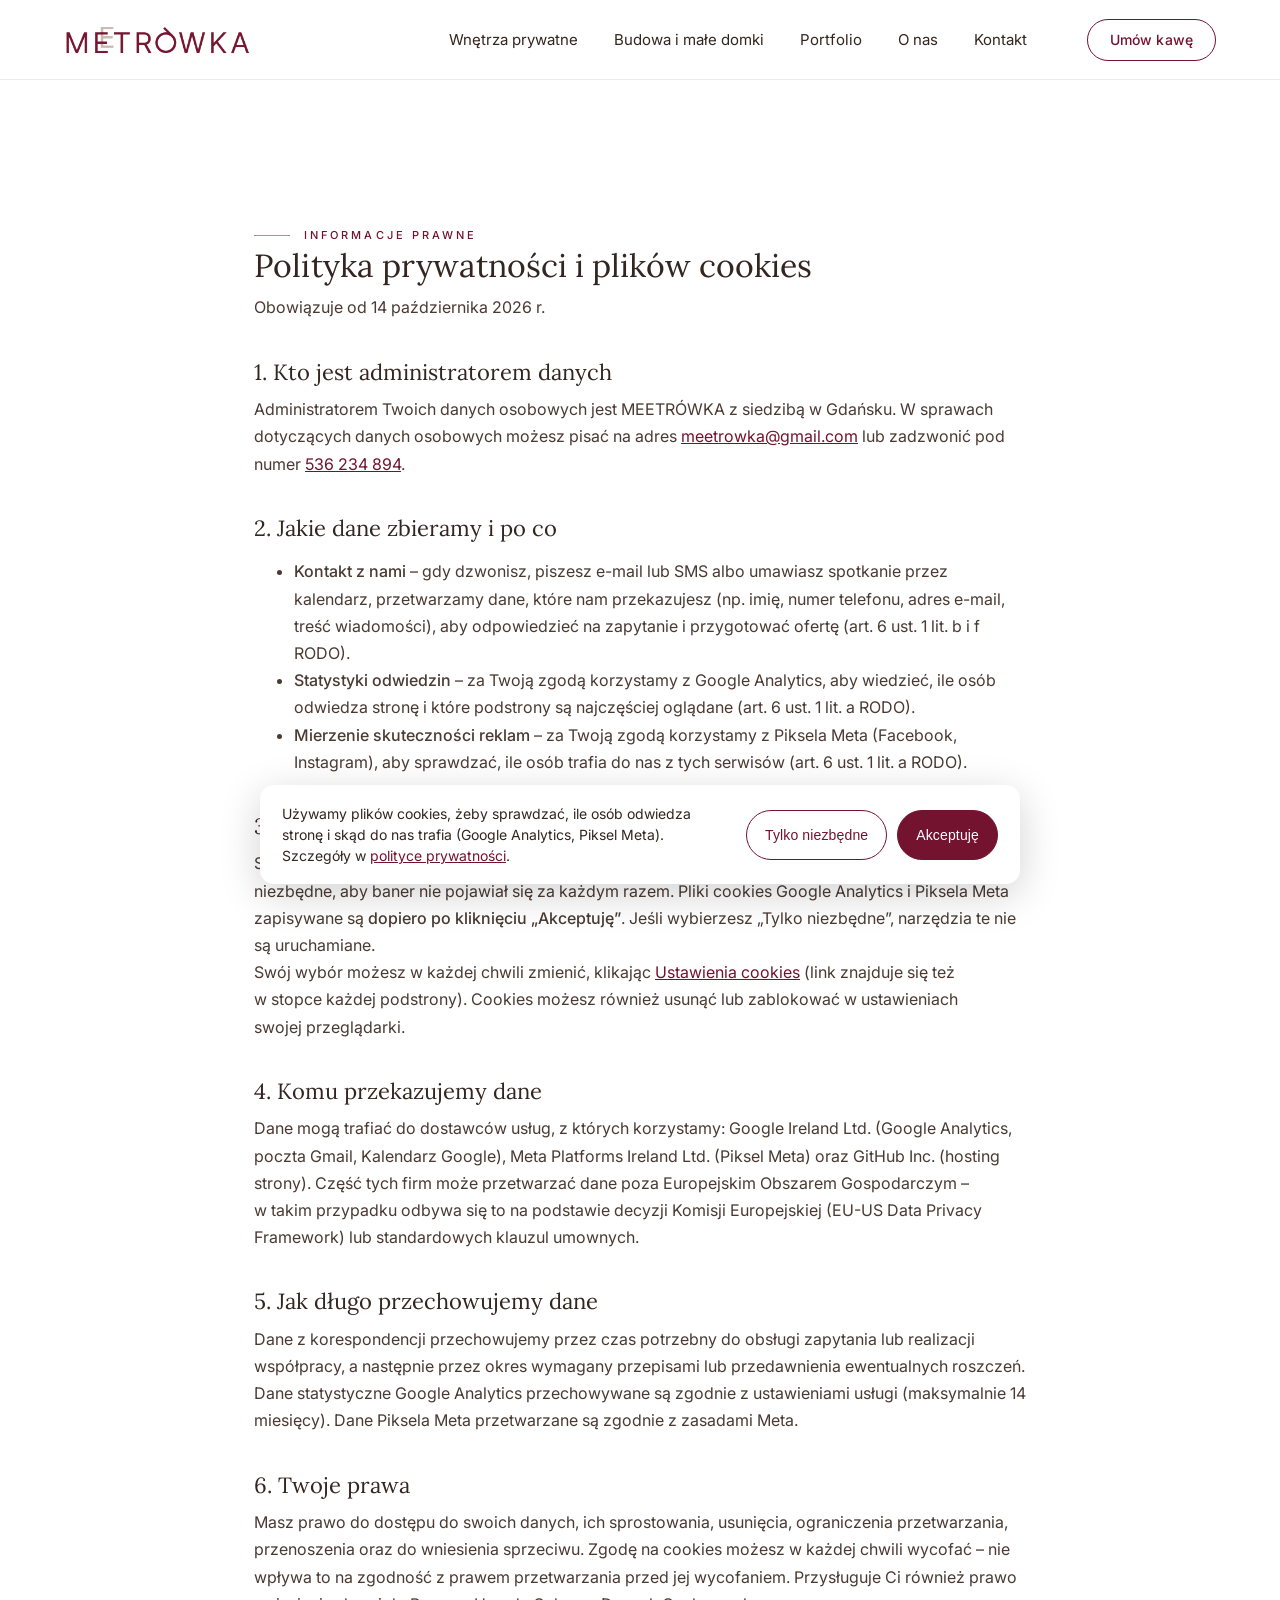
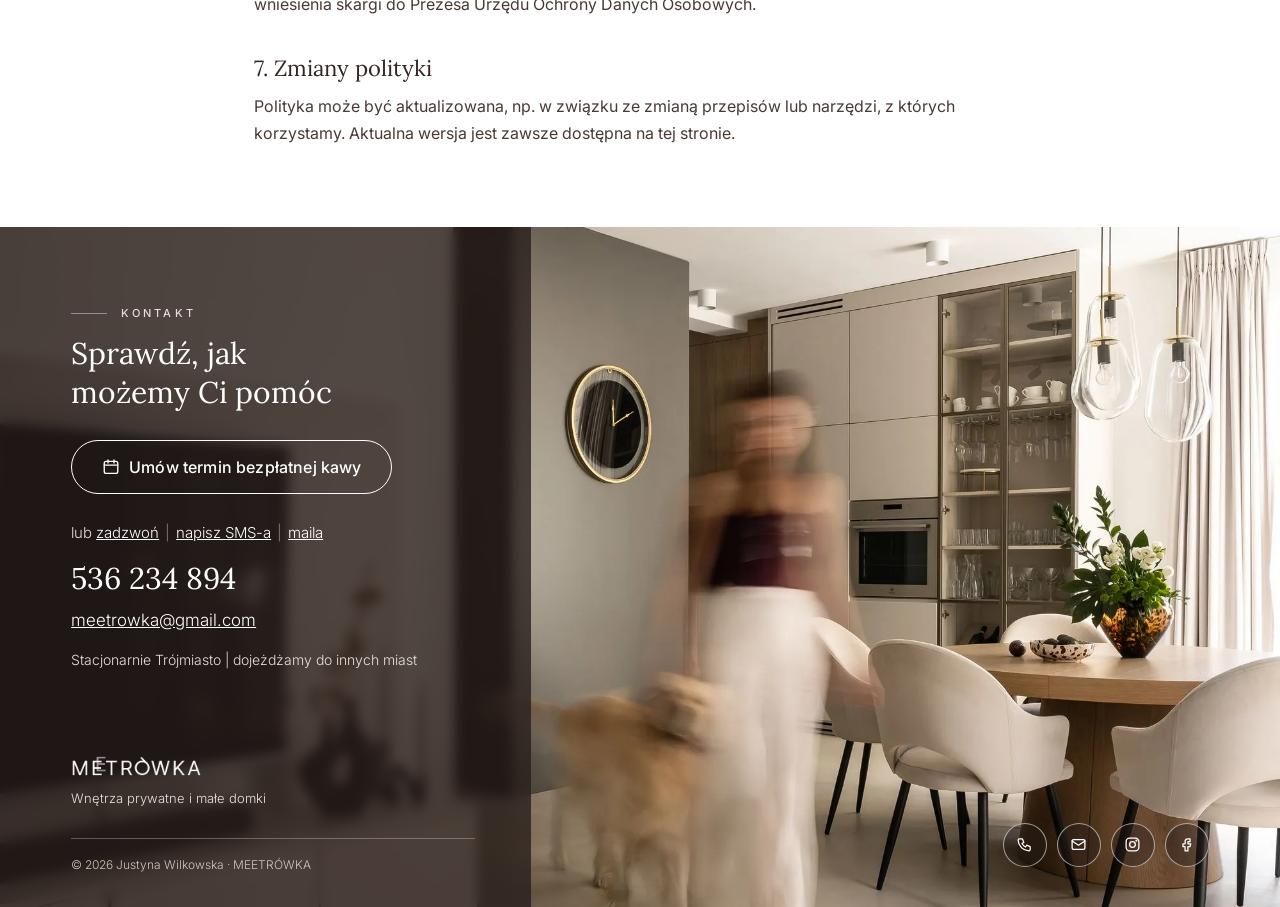
<file: polityka-prywatnosci.html>
<!doctype html>
<html lang="pl">
<head>
<meta charset="utf-8">
<meta name="viewport" content="width=device-width, initial-scale=1">
<title>Polityka prywatności i cookies | MEETRÓWKA</title>
<meta name="description" content="Polityka prywatności i plików cookies strony meetrowka.pl – jakie dane zbieramy, w jakim celu i jakie masz prawa.">
<link rel="canonical" href="https://meetrowka.pl/polityka-prywatnosci.html">
<link rel="icon" type="image/png" sizes="32x32" href="img/favicon-32.png">
<link rel="apple-touch-icon" sizes="180x180" href="img/apple-touch-icon.png">
<link rel="preconnect" href="https://fonts.googleapis.com">
<link rel="preconnect" href="https://fonts.gstatic.com" crossorigin>
<link rel="stylesheet" href="https://fonts.googleapis.com/css2?family=Inter:wght@300;400;500;600&amp;family=Lora:ital,wght@0,400;0,500;0,600;1,400&amp;display=swap">
<link rel="stylesheet" href="css/style.css">
<script>
/* Tryb animacji: .anim = pełne efekty, .calm = w systemie „ogranicz ruch” (tylko przenikanie).
   ?animacje=1 wymusza pełne efekty, ?animacje=0 wyłącza wszystkie, ?animacje=auto wraca do ustawień systemu. */
(function (d, w) {
  var tryb = '';
  try {
    var m = /[?&]animacje=(1|0|auto)/.exec(location.search);
    if (m) { if (m[1] === 'auto') sessionStorage.removeItem('animacje'); else sessionStorage.setItem('animacje', m[1]); }
    tryb = sessionStorage.getItem('animacje') || '';
  } catch (e) {}
  var spokojnie = w.matchMedia('(prefers-reduced-motion: reduce)').matches;
  d.className = 'js ' + (tryb === '1' ? 'anim' : tryb === '0' ? 'bez-animacji' : spokojnie ? 'calm' : 'anim');
})(document.documentElement, window);
</script>
</head>
<body>

<header class="header">
  <a class="header__logo" href="index.html" aria-label="MEETRÓWKA, strona główna"><img src="img/logo-bordowe.png" alt="MEETRÓWKA" width="640" height="138"></a>
  <nav class="nav" id="menu" aria-label="Menu główne">
    <a href="wnetrza.html" aria-current="page">Wnętrza prywatne</a>
    <a href="budowa-i-male-domki.html">Budowa i małe domki</a>
    <a href="index.html#portfolio">Portfolio</a>
    <a href="index.html#onas">O nas</a>
    <a href="#kontakt">Kontakt</a>
    <div class="nav__extra">
      <a class="btn btn--line" href="#kontakt">Umów kawę</a>
      <div class="nav__icons">
        <a class="ico" href="tel:536234894" aria-label="Zadzwoń"><svg width="20" height="20" viewBox="0 0 24 24" fill="none" stroke="currentColor" stroke-width="1.8" stroke-linecap="round" stroke-linejoin="round" aria-hidden="true"><path d="M5 4h4l2 5-2.5 1.5a11 11 0 0 0 5 5L15 13l5 2v4a2 2 0 0 1-2 2A16 16 0 0 1 3 6a2 2 0 0 1 2-2"></path></svg></a>
        <a class="ico" href="mailto:meetrowka@gmail.com" aria-label="Napisz e-mail"><svg width="20" height="20" viewBox="0 0 24 24" fill="none" stroke="currentColor" stroke-width="1.8" stroke-linecap="round" stroke-linejoin="round" aria-hidden="true"><rect x="3" y="5" width="18" height="14" rx="2"></rect><path d="m3 7 9 6 9-6"></path></svg></a>
        <a class="ico" href="https://www.instagram.com/meetrowka/" target="_blank" rel="noopener" aria-label="Instagram"><svg width="20" height="20" viewBox="0 0 24 24" fill="none" stroke="currentColor" stroke-width="1.8" stroke-linecap="round" stroke-linejoin="round" aria-hidden="true"><rect x="3" y="3" width="18" height="18" rx="5"></rect><circle cx="12" cy="12" r="4"></circle><circle cx="17.5" cy="6.5" r="0.6" fill="currentColor"></circle></svg></a>
        <a class="ico" href="https://www.facebook.com/people/Meetr%C3%B3wka-Projektowanie-Wn%C4%99trz-Inwestycyjnych/61566533057697/" target="_blank" rel="noopener" aria-label="Facebook"><svg width="20" height="20" viewBox="0 0 24 24" fill="none" stroke="currentColor" stroke-width="1.8" stroke-linecap="round" stroke-linejoin="round" aria-hidden="true"><path d="M14 8h3V4h-3a4 4 0 0 0-4 4v3H7v4h3v6h4v-6h3l1-4h-4V8z"></path></svg></a>
      </div>
    </div>
  </nav>
  <div class="header__tools">
    <a class="btn btn--line" href="#kontakt">Umów kawę</a>
    <button class="burger" type="button" aria-label="Otwórz menu" aria-expanded="false" aria-controls="menu">
      <svg class="bars" width="24" height="24" viewBox="0 0 24 24" fill="none" stroke="currentColor" stroke-width="1.8" stroke-linecap="round" aria-hidden="true"><path d="M4 7h16M4 12h16M4 17h16"></path></svg>
      <svg class="x" width="24" height="24" viewBox="0 0 24 24" fill="none" stroke="currentColor" stroke-width="1.8" stroke-linecap="round" aria-hidden="true"><path d="M6 6l12 12M18 6 6 18"></path></svg>
    </button>
  </div>
</header>


<main class="polityka">
<p class="eyebrow">Informacje prawne</p>
<h1>Polityka prywatności i plików cookies</h1>
<p>Obowiązuje od 14 października 2026 r.</p>

<h2>1. Kto jest administratorem danych</h2>
<p>Administratorem Twoich danych osobowych jest MEETRÓWKA z siedzibą w Gdańsku. W sprawach dotyczących danych osobowych możesz pisać na adres <a href="mailto:meetrowka@gmail.com">meetrowka@gmail.com</a> lub zadzwonić pod numer <a href="tel:536234894">536 234 894</a>.</p>

<h2>2. Jakie dane zbieramy i po co</h2>
<ul>
<li><strong>Kontakt z nami</strong> – gdy dzwonisz, piszesz e-mail lub SMS albo umawiasz spotkanie przez kalendarz, przetwarzamy dane, które nam przekazujesz (np. imię, numer telefonu, adres e-mail, treść wiadomości), aby odpowiedzieć na zapytanie i przygotować ofertę (art. 6 ust. 1 lit. b i f RODO).</li>
<li><strong>Statystyki odwiedzin</strong> – za Twoją zgodą korzystamy z Google Analytics, aby wiedzieć, ile osób odwiedza stronę i które podstrony są najczęściej oglądane (art. 6 ust. 1 lit. a RODO).</li>
<li><strong>Mierzenie skuteczności reklam</strong> – za Twoją zgodą korzystamy z Piksela Meta (Facebook, Instagram), aby sprawdzać, ile osób trafia do nas z tych serwisów (art. 6 ust. 1 lit. a RODO).</li>
</ul>

<h2>3. Pliki cookies</h2>
<p>Strona zapisuje w Twojej przeglądarce informację o wyborze dotyczącym cookies – to jest niezbędne, aby baner nie pojawiał się za każdym razem. Pliki cookies Google Analytics i Piksela Meta zapisywane są <strong>dopiero po kliknięciu „Akceptuję”</strong>. Jeśli wybierzesz „Tylko niezbędne”, narzędzia te nie są uruchamiane.</p>
<p>Swój wybór możesz w każdej chwili zmienić, klikając <a href="#" data-cookies>Ustawienia cookies</a> (link znajduje się też w stopce każdej podstrony). Cookies możesz również usunąć lub zablokować w ustawieniach swojej przeglądarki.</p>

<h2>4. Komu przekazujemy dane</h2>
<p>Dane mogą trafiać do dostawców usług, z których korzystamy: Google Ireland Ltd. (Google Analytics, poczta Gmail, Kalendarz Google), Meta Platforms Ireland Ltd. (Piksel Meta) oraz GitHub Inc. (hosting strony). Część tych firm może przetwarzać dane poza Europejskim Obszarem Gospodarczym – w takim przypadku odbywa się to na podstawie decyzji Komisji Europejskiej (EU-US Data Privacy Framework) lub standardowych klauzul umownych.</p>

<h2>5. Jak długo przechowujemy dane</h2>
<p>Dane z korespondencji przechowujemy przez czas potrzebny do obsługi zapytania lub realizacji współpracy, a następnie przez okres wymagany przepisami lub przedawnienia ewentualnych roszczeń. Dane statystyczne Google Analytics przechowywane są zgodnie z ustawieniami usługi (maksymalnie 14 miesięcy). Dane Piksela Meta przetwarzane są zgodnie z zasadami Meta.</p>

<h2>6. Twoje prawa</h2>
<p>Masz prawo do dostępu do swoich danych, ich sprostowania, usunięcia, ograniczenia przetwarzania, przenoszenia oraz do wniesienia sprzeciwu. Zgodę na cookies możesz w każdej chwili wycofać – nie wpływa to na zgodność z prawem przetwarzania przed jej wycofaniem. Przysługuje Ci również prawo wniesienia skargi do Prezesa Urzędu Ochrony Danych Osobowych.</p>

<h2>7. Zmiany polityki</h2>
<p>Polityka może być aktualizowana, np. w związku ze zmianą przepisów lub narzędzi, z których korzystamy. Aktualna wersja jest zawsze dostępna na tej stronie.</p>
</main>


<footer class="footer" id="kontakt">
  <picture><source srcset="img/stopka-tlo.webp" type="image/webp"><img class="footer__bg" src="img/stopka-tlo.jpg" alt="" width="2000" height="1333" loading="lazy"></picture>
  <div class="footer__panel">
    <p class="eyebrow eyebrow--light">Kontakt</p>
    <h2>Sprawdź, jak możemy Ci pomóc</h2>
    <a class="btn btn--ghost btn--big" href="https://calendar.app.google/CusMsuqgQZD4Ki3GA" target="_blank" rel="noopener"><svg class="btn__ico" viewBox="0 0 24 24" width="18" height="18" aria-hidden="true" fill="none" stroke="currentColor" stroke-width="1.8" stroke-linecap="round" stroke-linejoin="round"><rect x="3" y="4.5" width="18" height="16" rx="2.5"/><path d="M3 9.5h18M8 2.5v4M16 2.5v4"/></svg>Umów termin bezpłatnej kawy</a>
    <p class="footer__or">lub <a href="tel:536234894">zadzwoń</a><span>|</span><a href="sms:536234894">napisz SMS-a</a><span>|</span><a href="mailto:meetrowka@gmail.com">maila</a></p>
    <a class="footer__tel" href="tel:536234894">536 234 894</a>
    <a class="footer__mail" href="mailto:meetrowka@gmail.com">meetrowka@gmail.com</a>
    <p class="footer__where">Stacjonarnie Trójmiasto | dojeżdżamy do innych miast</p>
    <div class="footer__icons footer__icons--in">
      <a class="ico" href="tel:536234894" aria-label="Zadzwoń"><svg width="20" height="20" viewBox="0 0 24 24" fill="none" stroke="currentColor" stroke-width="1.8" stroke-linecap="round" stroke-linejoin="round" aria-hidden="true"><path d="M5 4h4l2 5-2.5 1.5a11 11 0 0 0 5 5L15 13l5 2v4a2 2 0 0 1-2 2A16 16 0 0 1 3 6a2 2 0 0 1 2-2"></path></svg></a>
    <a class="ico" href="mailto:meetrowka@gmail.com" aria-label="Napisz e-mail"><svg width="20" height="20" viewBox="0 0 24 24" fill="none" stroke="currentColor" stroke-width="1.8" stroke-linecap="round" stroke-linejoin="round" aria-hidden="true"><rect x="3" y="5" width="18" height="14" rx="2"></rect><path d="m3 7 9 6 9-6"></path></svg></a>
    <a class="ico" href="https://www.instagram.com/meetrowka/" target="_blank" rel="noopener" aria-label="Instagram"><svg width="20" height="20" viewBox="0 0 24 24" fill="none" stroke="currentColor" stroke-width="1.8" stroke-linecap="round" stroke-linejoin="round" aria-hidden="true"><rect x="3" y="3" width="18" height="18" rx="5"></rect><circle cx="12" cy="12" r="4"></circle><circle cx="17.5" cy="6.5" r="0.6" fill="currentColor"></circle></svg></a>
    <a class="ico" href="https://www.facebook.com/people/Meetr%C3%B3wka-Projektowanie-Wn%C4%99trz-Inwestycyjnych/61566533057697/" target="_blank" rel="noopener" aria-label="Facebook"><svg width="20" height="20" viewBox="0 0 24 24" fill="none" stroke="currentColor" stroke-width="1.8" stroke-linecap="round" stroke-linejoin="round" aria-hidden="true"><path d="M14 8h3V4h-3a4 4 0 0 0-4 4v3H7v4h3v6h4v-6h3l1-4h-4V8z"></path></svg></a>
    </div>
    <div class="footer__brand">
      <img src="img/logo-biale.png" alt="MEETRÓWKA" width="640" height="138" loading="lazy">
      <span>Wnętrza prywatne i małe domki</span>
    </div>
    <p class="footer__legal">© 2026 Justyna Wilkowska · MEETRÓWKA</p>
  </div>
  <div class="footer__icons">
    <a class="ico" href="tel:536234894" aria-label="Zadzwoń"><svg width="20" height="20" viewBox="0 0 24 24" fill="none" stroke="currentColor" stroke-width="1.8" stroke-linecap="round" stroke-linejoin="round" aria-hidden="true"><path d="M5 4h4l2 5-2.5 1.5a11 11 0 0 0 5 5L15 13l5 2v4a2 2 0 0 1-2 2A16 16 0 0 1 3 6a2 2 0 0 1 2-2"></path></svg></a>
    <a class="ico" href="mailto:meetrowka@gmail.com" aria-label="Napisz e-mail"><svg width="20" height="20" viewBox="0 0 24 24" fill="none" stroke="currentColor" stroke-width="1.8" stroke-linecap="round" stroke-linejoin="round" aria-hidden="true"><rect x="3" y="5" width="18" height="14" rx="2"></rect><path d="m3 7 9 6 9-6"></path></svg></a>
    <a class="ico" href="https://www.instagram.com/meetrowka/" target="_blank" rel="noopener" aria-label="Instagram"><svg width="20" height="20" viewBox="0 0 24 24" fill="none" stroke="currentColor" stroke-width="1.8" stroke-linecap="round" stroke-linejoin="round" aria-hidden="true"><rect x="3" y="3" width="18" height="18" rx="5"></rect><circle cx="12" cy="12" r="4"></circle><circle cx="17.5" cy="6.5" r="0.6" fill="currentColor"></circle></svg></a>
    <a class="ico" href="https://www.facebook.com/people/Meetr%C3%B3wka-Projektowanie-Wn%C4%99trz-Inwestycyjnych/61566533057697/" target="_blank" rel="noopener" aria-label="Facebook"><svg width="20" height="20" viewBox="0 0 24 24" fill="none" stroke="currentColor" stroke-width="1.8" stroke-linecap="round" stroke-linejoin="round" aria-hidden="true"><path d="M14 8h3V4h-3a4 4 0 0 0-4 4v3H7v4h3v6h4v-6h3l1-4h-4V8z"></path></svg></a>
  </div>
</footer>

<script src="js/zgody.js"></script>
<script src="js/main.js" defer></script>
</body>
</html>
</file>
<file: css/style.css>
/* MEETRÓWKA – style strony */
:root {
  --text: #4A3A32;
  --head: #33251F;
  --bordo: #731330;
  --bordo-dark: #560e24;
  --green: #1B4634;
  --green-dark: #12332a;
  --beige: #D9D5D2;
  --sand: #F2ECE5;
  --light: #F6F4F2;
  --line: #E4E0DC;
  --muted: #7A6A61;
  --serif: 'Lora', Georgia, serif;
  --sans: 'Inter', system-ui, sans-serif;
  /* skala tytułów: 38 / 30 / 21 / 18 px */
  --t1: 38px;
  --t2: clamp(25px, 2.9vw, 30px);
  --t3: 21px;
  --t4: 18px;
  /* treść max 1440 px szerokości (80 px marginesu), wyśrodkowana; --extra to dodatkowy margines na szerszych ekranach */
  --extra: max(0px, calc((100vw - 1440px) / 2));
  --pad: calc(clamp(20px, 5.56vw, 80px) + var(--extra));
  --gap-section: clamp(64px, 7.5vw, 112px);
  /* margines menu i banera głównego: logo i przycisk „Umów kawę” w jednej linii z krawędziami banera */
  --gut: clamp(20px, 5vw, 120px);
  --ease: cubic-bezier(.2, .7, .2, 1);
}

*, *::before, *::after { box-sizing: border-box; }
html { -webkit-text-size-adjust: 100%; }
body { margin: 0; font-family: var(--sans); font-weight: 400; color: var(--text); background: #ffffff; }
h1, h2, h3, h4 { font-family: var(--serif); font-weight: 400; line-height: 1.3; margin: 0; color: var(--head); text-wrap: balance; }
p { margin: 0; line-height: 1.7; text-wrap: pretty; }
a { color: var(--bordo); }
a:hover { color: #4f0d21; }
img { max-width: 100%; }
picture { display: contents; }
strong { font-weight: 500; }
:focus-visible { outline: 2px solid var(--bordo); outline-offset: 3px; }
.anim, .calm { scroll-behavior: smooth; }

/* ---------- przyciski ---------- */
.btn, .btng, .btn2 {
  display: inline-flex; align-items: center; justify-content: center;
  min-height: 50px; padding: 0 28px; border-radius: 999px; border: 1.5px solid transparent;
  text-decoration: none; font-weight: 500; font-size: 15px; letter-spacing: .01em; text-align: center; cursor: pointer;
  transition: background-color .25s ease, color .25s ease, border-color .25s ease;
}
.btn { background: var(--bordo); border-color: var(--bordo); color: #ffffff; }
.btn:hover { background: var(--bordo-dark); border-color: var(--bordo-dark); color: #ffffff; }
.btng { background: var(--green); border-color: var(--green); color: #ffffff; }
.btng:hover { background: var(--green-dark); border-color: var(--green-dark); color: #ffffff; }
.btn2 { border-color: var(--green); color: var(--green); }
.btn2:hover { background: var(--green); color: #ffffff; }
.btn__ico { flex: none; margin-right: 9px; }
.btn--big { min-height: 54px; padding: 0 30px; font-size: 16px; }
.btn--line { background: transparent; color: var(--bordo); border-color: var(--bordo); }
.btn--line:hover { background: var(--bordo); border-color: var(--bordo); color: #ffffff; }
.btng--line { background: transparent; color: var(--green); border-color: var(--green); }
.btng--line:hover { background: var(--green); border-color: var(--green); color: #ffffff; }
.btn--ghost { background: transparent; color: #ffffff; border-color: #ffffff; }
.btn--ghost:hover { background: var(--bordo); border-color: var(--bordo); color: #ffffff; }

.more { font-weight: 500; font-size: 14px; color: var(--bordo); }
.moreg { font-weight: 500; font-size: 14px; color: var(--green); }
.more--plain { color: var(--text); font-weight: 400; text-decoration: underline; text-underline-offset: 4px; text-decoration-color: rgba(74, 58, 50, .35); }
.accent { font-family: var(--serif); font-style: italic; color: var(--bordo); text-wrap: balance; }
.accent--green { color: var(--green); }

/* ---------- początek głównych sekcji: mały napis z kreską → tytuł → podtytuł ---------- */
.eyebrow {
  display: inline-flex; align-items: center; gap: 14px; margin: 0;
  font-family: var(--sans); font-size: 11px; font-weight: 500; line-height: 1.2;
  letter-spacing: .28em; text-transform: uppercase; color: var(--bordo);
}
.eyebrow::before { content: ""; width: 36px; height: 1px; background: currentColor; opacity: .5; }
.eyebrow--light { color: #E8D9DE; }
.section__head { display: flex; flex-direction: column; align-items: flex-start; gap: 12px; }
.section__head--center { align-items: center; text-align: center; max-width: 760px; margin: 0 auto; }
.section__head--center .eyebrow::after { content: ""; width: 36px; height: 1px; background: currentColor; opacity: .5; }
.h2 { font-size: var(--t2); }
.subtitle { font-size: 17px; font-weight: 300; color: var(--text); max-width: 680px; text-wrap: balance; }
.lead { font-size: 17px; font-weight: 300; }

/* ---------- zdjęcia ---------- */
.photo { display: block; overflow: hidden; background: var(--beige); border-radius: 4px; }
.photo img { display: block; width: 100%; height: 100%; object-fit: cover; }
.r-3-2 { aspect-ratio: 3 / 2; }
.r-4-3 { aspect-ratio: 4 / 3; }
.r-4-5 { aspect-ratio: 4 / 5; }
.r-21-9 { aspect-ratio: 21 / 9; }
.phw { position: relative; }
.stamp { position: absolute; width: 52px; height: auto; opacity: 0.95; right: 20px; bottom: 20px; z-index: 1; }

/* =====================================================
   Animacje – tylko zdjęcia (teksty stoją w miejscu; wyjątek: delikatne pojawienie się tytułu banera)
   .anim – pełne efekty: zdjęcia pojawiają się z lekkim przybliżeniem, Ken Burns na banerach, przybliżenie po najechaniu
   .calm – w systemie „ogranicz ruch”: zdjęcia tylko łagodnie przenikają, bez przybliżeń
   Klasę ustawia skrypt w <head>; .is-in dodaje main.js; --d = opóźnienie kolejnych okładek.
   ===================================================== */
.anim .reveal, .calm .reveal { opacity: 0; transition: opacity .9s ease var(--d, 0s); }
.anim .reveal.is-in, .calm .reveal.is-in { opacity: 1; }
.anim .reveal img { transform: scale(1.06); transition: transform 1.3s var(--ease) var(--d, 0s); }
.anim .reveal.is-in img { transform: none; }
@keyframes przenikanie { from { opacity: 0; } to { opacity: 1; } }
@keyframes wejscie-foto { from { opacity: 0; transform: translateY(18px); } to { opacity: 1; transform: none; } }
.anim .hero__text h1, .calm .hero__text h1 { animation: przenikanie 1.4s ease both; }
/* najechanie na zdjęcie: delikatne przybliżenie */
.zoom .photo img { transition: transform .8s var(--ease); }
@media (hover: hover) {
  .anim .zoom:hover .photo.is-in img, .anim .zoom:hover .photo:not(.reveal) img { transform: scale(1.045); }
}

/* ---------- menu ---------- */
.header {
  position: relative; z-index: 20; min-height: 80px; padding: 0 var(--gut);
  display: flex; align-items: center; justify-content: space-between; gap: 24px;
  border-bottom: 1px solid #EDEAE7; background: #ffffff;
}
.header__logo { display: flex; align-items: center; flex-shrink: 0; }
.header__logo img { height: 40px; width: auto; display: block; }
.nav { display: flex; gap: 36px; align-items: center; margin-left: auto; }
/* wszystkie linki w jednym kolorze; „Wnętrza prywatne” tylko delikatnie pogrubione */
.nav a { color: var(--head); text-decoration: none; font-size: 15px; font-weight: 400; white-space: nowrap; }
.nav a:hover { color: var(--bordo); }
.nav__extra { display: none; }
.header__tools { display: flex; align-items: center; gap: 8px; margin-left: 36px; }
.header__tools .btn { min-height: 42px; padding: 0 22px; white-space: nowrap; font-size: 14px; }
/* ikony w subtelnych kółkach (menu i stopka) */
.ico {
  width: 38px; height: 38px; border-radius: 999px; flex-shrink: 0; border: 1px solid #DDD3CB;
  display: inline-flex; align-items: center; justify-content: center; color: var(--head);
  transition: background-color .25s ease, color .25s ease, border-color .25s ease;
}
.ico svg { width: 17px; height: 17px; }
.ico:hover { background: var(--bordo); border-color: var(--bordo); color: #ffffff; }
.burger {
  display: none; width: 44px; height: 44px; border: 0; border-radius: 999px; background: transparent;
  color: var(--head); cursor: pointer; align-items: center; justify-content: center; padding: 0;
}
.burger:hover { background: var(--light); color: var(--bordo); }
.burger .x { display: none; }
.header.is-open .burger .x { display: block; }
.header.is-open .burger .bars { display: none; }

/* ---------- baner strony głównej (wg makiety): tekst w jasnym panelu po lewej, zdjęcia po prawej ---------- */
.hero {
  display: grid; grid-template-columns: minmax(0, 37fr) minmax(0, 63fr);
  height: clamp(540px, 37vw, 720px); margin: 28px var(--gut) 0;
}
.hero__text {
  background: var(--light); padding: clamp(40px, 4.5vw, 88px) clamp(32px, 3.3vw, 64px);
  display: flex; flex-direction: column; justify-content: center; align-items: flex-start; gap: 22px;
}
/* tytuł ok. 10% mniejszy niż reszta skali, dopasowany do szerokości beżowego bloku */
.hero__text h1 { font-size: clamp(26px, 2.3vw, 34px); line-height: 1.24; }
.hero__text .lead { font-size: 17px; }
.hero__text .accent { font-size: 20px; align-self: center; }
.hero__btns { display: flex; flex-direction: column; align-items: center; align-self: center; gap: 14px; margin-top: 22px; }
.hero__btns .btn, .hero__btns .btn2 { padding: 0 24px; white-space: nowrap; }
.hero__media { position: relative; overflow: hidden; background: var(--beige); }

/* zdjęcia zmieniają się co 2 s z przenikaniem; nowe na wierzchu, poprzednie (.is-prev) pod spodem */
.slide { position: absolute; inset: 0; opacity: 0; visibility: hidden; z-index: 0; overflow: hidden; }
.slide.is-prev { opacity: 1; visibility: visible; z-index: 1; }
.slide.is-active { opacity: 1; visibility: visible; z-index: 2; }
.anim .slide.is-active, .calm .slide.is-active { transition: opacity 1s ease; }
.slide img { width: 100%; height: 100%; object-fit: cover; display: block; }
/* Ken Burns: bardzo powolne przybliżanie */
@keyframes kenburns { from { transform: scale(1); } to { transform: scale(1.09); } }
.anim .slide.is-active img, .anim .slide.is-prev img { animation: kenburns 7s linear both; }
.dots { position: absolute; left: 40px; bottom: 36px; display: flex; gap: 10px; z-index: 3; }
.dot {
  width: 12px; height: 12px; border-radius: 999px; border: 1.5px solid #ffffff; padding: 0;
  cursor: pointer; background: transparent; box-shadow: 0 0 0 1px rgba(46,35,32,.15);
}
.dot.is-active { background: #ffffff; }

/* ---------- baner podstron (wg makiety „Budowa i małe domki”; „Wnętrza prywatne” w lustrzanym odbiciu):
   duże zdjęcie 3:2 przy krawędzi, zdjęcie postaci 4:5 w białej ramce na pierwszym planie bliżej środka,
   tekst po drugiej stronie. Wymiary w jednostkach --u (1% szerokości, najwyżej 19,2 px). ---------- */
.hero-split { background: #ffffff; }
.hero-split__in { --u: min(1vw, 19.2px); position: relative; width: min(100%, 1920px); margin: 0 auto; height: calc(var(--u) * 39); }
.hero-split__big { position: absolute; top: 0; right: calc(var(--u) * 3.8); width: calc(var(--u) * 49.7); aspect-ratio: 3 / 2; border-radius: 0; }
.hero-split__small {
  position: absolute; z-index: 2; left: calc(var(--u) * 36.2); top: calc(var(--u) * 10.7); width: calc(var(--u) * 19.2); aspect-ratio: 4 / 5;
  border: 6px solid #ffffff; border-radius: 2px; box-shadow: 0 20px 44px -18px rgba(46, 35, 32, .38);
}
.hero-split__small img { object-position: 50% 20%; }
.hero-split .hero__text {
  position: absolute; top: 0; left: calc(var(--u) * 15.2); width: calc(var(--u) * 19.6); height: calc(var(--u) * 33.1);
  background: none; padding: 0; gap: 20px; justify-content: center;
}
.hero-split .hero__text h1 { font-size: max(28px, calc(var(--u) * 2.1)); line-height: 1.22; }
.hero-split .hero__text .accent { font-size: max(17px, calc(var(--u) * 1.15)); align-self: auto; }
.hero-split--mirror .hero-split__big { right: auto; left: calc(var(--u) * 3.8); }
.hero-split--mirror .hero-split__small { left: auto; right: calc(var(--u) * 36.2); }
.hero-split--mirror .hero__text { left: calc(var(--u) * 65.2); }
.anim .hero-split__big { animation: przenikanie 1s ease both; }
.anim .hero-split__big img { animation: kenburns 9s linear both; }
.anim .hero-split__small { animation: wejscie-foto 1s var(--ease) .55s both; }
.calm .hero-split__big { animation: przenikanie .8s ease both; }
.calm .hero-split__small { animation: przenikanie .8s ease .4s both; }

/* ---------- sekcje ---------- */
.section { padding: var(--gap-section) var(--pad); display: flex; flex-direction: column; gap: var(--gap, 44px); }
.section--flush { padding-top: 0; }
.section--light { background: var(--light); }
.section--sand { background: var(--sand); }
.section__head--narrow { max-width: 760px; }

.grid { display: grid; gap: 20px; }
.grid--2 { grid-template-columns: repeat(2, minmax(0, 1fr)); }
.grid--3 { grid-template-columns: repeat(3, minmax(0, 1fr)); }
.grid--4 { grid-template-columns: repeat(4, minmax(0, 1fr)); }
/* „W czym możemy pomóc?” – krótkie kafelki: pytanie i jedno zdanie */
.card--short { padding: 28px 26px; gap: 10px; }
.card--short p { font-size: 15px; font-weight: 300; }

/* karty */
.card {
  border: 1px solid var(--line); border-radius: 6px; padding: 32px;
  display: flex; flex-direction: column; gap: 12px;
  text-decoration: none; color: var(--text); background: #ffffff;
  transition: border-color .25s ease, box-shadow .35s ease;
}
.card:hover { border-color: var(--bordo); color: var(--text); }
a.card:hover { box-shadow: 0 18px 40px -28px rgba(46, 35, 32, .35); }
.card h3 { font-size: var(--t3); }
.card p { font-size: 15px; }
.card--big { padding: 36px; }
.card--big p { font-size: 16px; }
.card .price { margin-top: auto; padding: 14px 18px; background: var(--light); border-radius: 4px; font-size: 16px; font-weight: 500; color: var(--head); }
.card .price--soon { color: var(--bordo); font-weight: 700; }
.cj { border: 1.5px solid rgba(115,19,48,.4); background: #FBF9F8; }
.cj h3 { color: var(--bordo); }
.cj:hover { border-color: var(--bordo); }
.cl { border: 1.5px solid rgba(27,70,52,.5); background: var(--light); }
.cl h3 { color: var(--green); }
.cl:hover { border-color: var(--green); }
.cl .price { background: #E9EDE9; color: var(--green); }
.card--row { flex-direction: row; justify-content: space-between; align-items: center; gap: 32px; padding: 28px 36px; }
.card--row > div { display: flex; flex-direction: column; gap: 6px; }
.card--row .btng { flex-shrink: 0; }

.cta-row {
  display: flex; justify-content: space-between; align-items: center; gap: 32px;
  padding: 24px 0; border-top: 1px solid var(--line);
}
.cta-row p { font-size: 16px; }
.cta-row .btn { flex-shrink: 0; }

/* ---------- portfolio ---------- */
/* strona główna: wybór Wnętrza prywatne / Małe domki – pozioma okładka 2/3 + pionowa 1/3, równa wysokość, podpis pod spodem */
.pf-home { display: grid; grid-template-columns: minmax(0, 2fr) minmax(0, 1fr); grid-template-rows: auto auto; grid-auto-flow: column; gap: 14px 20px; }
.pf-home > .pf-link { display: contents; }
.pf-link--tall > a:first-child { position: relative; min-height: 0; }
.pf-link--tall .photo { position: absolute; inset: 0; }
.pf-cap { display: flex; justify-content: space-between; align-items: baseline; gap: 6px 16px; flex-wrap: wrap; text-decoration: none; }
.pf-cap h3 { font-size: var(--t3); }
.pf-cap:hover h3 { color: var(--bordo); }

/* okładka projektu: bez stałego podpisu; po najechaniu biały tytuł i krótki podtytuł na przyciemnieniu dołu zdjęcia */
.pf-tile { position: relative; display: block; overflow: hidden; border-radius: 4px; color: #ffffff; text-decoration: none; cursor: zoom-in; }
.pf-tile .photo { border-radius: 0; }
.pf-over {
  position: absolute; left: 0; right: 0; bottom: 0; z-index: 1; display: flex; flex-direction: column; gap: 4px;
  padding: 72px 26px 24px; background: linear-gradient(to top, rgba(28, 20, 17, .62), rgba(28, 20, 17, 0));
  opacity: 0; transition: opacity .45s ease; pointer-events: none;
}
.pf-over h3 { font-size: var(--t3); color: #ffffff; text-wrap: balance; }
.pf-over p { font-size: 13px; font-weight: 300; letter-spacing: .02em; color: rgba(255, 255, 255, .88); }
.pf-tile:hover .pf-over, .pf-tile:focus-visible .pf-over { opacity: 1; }
.pf-label {
  position: absolute; top: 18px; left: 18px; z-index: 2; padding: 9px 12px; background: var(--bordo); color: #ffffff;
  font-size: 10px; font-weight: 600; letter-spacing: .2em; text-transform: uppercase; line-height: 1;
}
.pf-wide .stamp { right: 24px; bottom: 24px; }
.pf-wide .pf-over { padding: 90px 32px 28px; }
/* podstrona wnętrz: Ciepły Minimalizm w prostokątnym kadrze o szerokości dwóch okładek pod nim */
.pf-col { width: 100%; max-width: 1040px; margin: 0 auto; }
/* podstrona wnętrz: dwie kolumny z przesunięciem (prawa lekko obniżona) */
.pf-stagger {
  display: grid; grid-template-columns: repeat(2, minmax(0, 1fr)); gap: 28px;
  width: 100%; max-width: 1040px; margin: 0 auto; padding-bottom: 96px;
}
.pf-stagger > :nth-child(even) { transform: translateY(96px); }
/* podstrona domków: para projektów na równej wysokości */
.pf-pair { display: grid; grid-template-columns: minmax(0, 2fr) minmax(0, 1fr); gap: 20px; }
.pf-pair > .pf-tile:last-child .photo { position: absolute; inset: 0; }

/* ---------- galeria zdjęć projektu ---------- */
.lb { position: fixed; inset: 0; z-index: 100; display: none; flex-direction: column; background: rgba(30, 23, 21, .96); color: #ffffff; }
.lb.is-open { display: flex; }
.anim .lb.is-open, .calm .lb.is-open { animation: przenikanie .35s ease both; }
.lb__top { display: flex; align-items: center; gap: 12px; padding: 14px 20px 10px; }
.lb__titles { display: flex; flex-direction: column; gap: 2px; min-width: 0; }
.lb__title { font-family: var(--serif); font-size: var(--t3); line-height: 1.3; }
.lb__cap { font-size: 13px; font-weight: 300; line-height: 1.5; color: #E8E3DE; }
.lb__count { margin-left: auto; font-size: 14px; color: #E8E3DE; white-space: nowrap; }
.lb__more { color: #ffffff; font-size: 14px; white-space: nowrap; }
.lb__more:hover { color: #E8E3DE; }
.lb__btn {
  width: 46px; height: 46px; flex-shrink: 0; border-radius: 999px; border: 1.5px solid rgba(255, 255, 255, .7);
  background: rgba(46, 35, 32, .55); color: #ffffff; font-size: 20px; font-family: inherit; line-height: 1; cursor: pointer; padding: 0;
  display: inline-flex; align-items: center; justify-content: center;
}
.lb__btn:hover { background: #ffffff; color: var(--head); }
.lb__btn:focus-visible { outline-color: #ffffff; }
.lb__stage { position: relative; flex: 1; min-height: 0; overflow: hidden; }
.lb__img {
  position: absolute; top: 0; left: 80px; width: calc(100% - 160px); height: 100%;
  object-fit: contain; opacity: 0; cursor: zoom-in; touch-action: pan-y;
}
.lb__img.is-ready { opacity: 1; }
.anim .lb__img { transform: translateX(var(--dx, 0px)) scale(var(--s, 1)); }
.anim .lb__img.is-ready { transform: none; transition: opacity .5s ease, transform .5s var(--ease); }
.calm .lb__img.is-ready { transition: opacity .4s ease; }
.lb.is-zoom .lb__img { transform: scale(2.2) !important; cursor: zoom-out; touch-action: none; transition: transform .35s var(--ease); }
.lb.is-zoom .lb__prev, .lb.is-zoom .lb__next { opacity: .25; }
.lb__prev, .lb__next { position: absolute; top: calc(50% - 23px); z-index: 2; }
.lb__prev { left: 16px; }
.lb__next { right: 16px; }
.lb--one .lb__prev, .lb--one .lb__next, .lb--one .lb__thumbs { display: none; }
.lb__thumbs { display: flex; gap: 8px; padding: 14px 20px 18px; overflow-x: auto; justify-content: safe center; scrollbar-width: thin; }
.lb__thumb { flex: 0 0 auto; width: 58px; height: 74px; padding: 0; border: 0; border-radius: 3px; overflow: hidden; background: #4a413c; cursor: pointer; opacity: .55; transition: opacity .2s ease; }
.lb__thumb img { display: block; width: 100%; height: 100%; object-fit: cover; }
.lb__thumb:hover, .lb__thumb.is-active { opacity: 1; }
.lb__thumb.is-active { outline: 2px solid #ffffff; outline-offset: 1px; }
.lb__thumb:focus-visible { outline: 2px solid #ffffff; outline-offset: 2px; opacity: 1; }
@keyframes lb-wlot { from { opacity: 0; transform: translateX(46px); } to { opacity: .55; transform: none; } }
@keyframes lb-wlot-akt { from { opacity: 0; transform: translateX(46px); } to { opacity: 1; transform: none; } }
.anim .lb__thumb { animation: lb-wlot .55s var(--ease) both; animation-delay: calc(var(--i) * 60ms + 150ms); }
.anim .lb__thumb.is-active { animation-name: lb-wlot-akt; }

/* ---------- zespół: beżowe tło, wyśrodkowany nagłówek, dwie karty ---------- */
.team { display: grid; grid-template-columns: repeat(2, minmax(0, 380px)); justify-content: center; gap: 28px; }
.member {
  display: flex; flex-direction: column; background: #ffffff; border-radius: 6px; overflow: hidden;
  box-shadow: 0 22px 50px -34px rgba(46, 35, 32, .4);
}
.member__photo { border-radius: 0; }
.member__body { display: flex; flex-direction: column; align-items: center; text-align: center; gap: 10px; padding: 26px 30px 30px; flex: 1; }
.member__body h3 { font-size: var(--t3); }
.member__role { font-size: 11px; font-weight: 500; letter-spacing: .2em; text-transform: uppercase; color: var(--bordo); }
.member__role--green { color: var(--green); }
.member__body p:not(.member__role) { font-size: 15px; line-height: 1.65; }
.member__more { display: grid; grid-template-rows: 0fr; transition: grid-template-rows .5s var(--ease); }
.member__more > div { overflow: hidden; display: flex; flex-direction: column; gap: 10px; }
.member.is-open .member__more { grid-template-rows: 1fr; }
.member__toggle {
  border: 0; background: none; padding: 2px 0; font: inherit; font-size: 14px; font-weight: 500;
  color: var(--bordo); text-decoration: underline; text-underline-offset: 4px; cursor: pointer;
}
.member__toggle--green { color: var(--green); }
.member__cta { margin-top: auto; padding-top: 10px; }
.member__cta .btn, .member__cta .btng { min-height: 46px; padding: 0 22px; font-size: 14px; }

/* pasek o zasięgu */
.band { background: var(--green); padding: clamp(26px, 2.6vw, 36px) var(--pad); display: flex; justify-content: center; align-items: center; }
.band p { max-width: 1280px; font-size: 17px; font-weight: 300; color: #ffffff; text-align: center; text-wrap: balance; }
.band strong { color: #ffffff; font-weight: 600; }

/* ---------- kroki współpracy ---------- */
.how { display: grid; grid-template-columns: minmax(0, 5fr) minmax(0, 6fr); gap: 64px; align-items: start; }
.how .answer { font-family: var(--serif); font-style: italic; font-size: 26px; line-height: 1.25; color: var(--bordo); }
.how__body { display: flex; flex-direction: column; gap: 16px; padding-left: 32px; border-left: 1.5px solid var(--bordo); margin-top: 24px; }
.how__body .big { font-family: var(--serif); font-size: var(--t3); line-height: 1.4; color: var(--head); text-wrap: balance; }
.how__body .big strong { color: var(--bordo); font-weight: 400; }
.how__body > p:not(.big) { font-size: 16px; font-weight: 300; }
.steps { display: grid; grid-template-columns: repeat(3, minmax(0, 1fr)); gap: 36px 20px; }
.tile { display: flex; flex-direction: column; gap: 8px; }
.tile .photo { margin-bottom: 8px; }
.tile h3 { font-size: var(--t4); }
.tile p { font-size: 11px; font-weight: 500; letter-spacing: .2em; text-transform: uppercase; color: var(--muted); line-height: 1.5; }

/* ---------- opinie: karuzela 5 opinii w kółko ---------- */
.arrows { display: flex; gap: 12px; flex-shrink: 0; justify-content: center; }
.arrow {
  width: 48px; height: 48px; border-radius: 999px; border: 1.5px solid var(--bordo);
  background: transparent; color: var(--bordo); font-size: 20px; cursor: pointer; font-family: inherit;
  transition: background-color .25s ease, color .25s ease;
}
.arrow:hover { background: var(--bordo); color: #ffffff; }
.reviews { display: grid; grid-template-columns: repeat(3, minmax(0, 1fr)); gap: 20px; }
.review {
  margin: 0; border: 1px solid var(--line); border-radius: 6px; padding: 32px; min-height: 240px;
  display: flex; flex-direction: column; justify-content: space-between; gap: 18px; background: #ffffff;
}
.review:nth-child(n+4) { display: none; }
.review blockquote { margin: 0; font-family: var(--serif); font-size: 17px; line-height: 1.6; color: var(--head); }
.review figcaption { font-size: 14px; font-weight: 500; color: var(--bordo); }

/* dlaczego mały domek */
.why { display: grid; grid-template-columns: repeat(3, minmax(0, 1fr)); gap: 40px; }
.why > div { display: flex; flex-direction: column; gap: 10px; padding-top: 20px; border-top: 1.5px solid var(--green); }
.why h3 { font-size: var(--t3); }
.why p { font-size: 15px; }

/* wkrótce */
.soon { display: grid; grid-template-columns: 1fr 1fr; gap: 64px; align-items: center; }
.soon__body { display: flex; flex-direction: column; gap: 16px; }
.soon__tag { font-family: var(--serif); font-size: 24px; font-weight: 400; font-style: italic; line-height: 1.2; color: var(--green); }
.soon__body h2 { font-size: var(--t2); }
.soon__body > p:not(.soon__tag) { font-size: 16px; }
.soon__body a { color: var(--green); }
.soon__body a:hover { color: var(--green-dark); }

/* ---------- stopka: zdjęcie w tle, półprzezroczysty panel po lewej, ikonki na dole po prawej ---------- */
.footer { position: relative; display: flex; min-height: 680px; color: #ffffff; background: #5f5750; overflow: hidden; }
.footer__bg { position: absolute; inset: 0; width: 100%; height: 100%; object-fit: cover; object-position: 62% 50%; display: block; }
.footer__panel {
  position: relative; z-index: 1; width: calc(var(--pad) + 460px); max-width: 100%;
  padding: 80px 56px 32px var(--pad); display: flex; flex-direction: column; align-items: flex-start; gap: 14px;
  background: rgba(40, 30, 27, .78); -webkit-backdrop-filter: blur(6px); backdrop-filter: blur(6px);
}
.footer__panel h2 { font-size: var(--t2); color: #ffffff; margin-bottom: 14px; }
.footer__or { font-size: 15px; font-weight: 300; color: #E8E3DE; margin-top: 12px; }
.footer__or a { color: #ffffff; }
.footer__or span { opacity: .5; margin: 0 6px; }
.footer__tel { color: #ffffff; text-decoration: none; font-family: var(--serif); font-size: 30px; line-height: 1.2; }
.footer__mail { color: #ffffff; font-size: 17px; font-weight: 300; }
.footer__tel:hover, .footer__mail:hover, .footer__or a:hover { color: #E8E3DE; }
.footer__where { font-size: 14px; font-weight: 300; color: #E8E3DE; margin-top: 4px; }
.footer__brand { margin-top: auto; padding-top: 40px; display: flex; flex-direction: column; align-items: flex-start; gap: 10px; font-size: 13px; font-weight: 300; color: #E8E3DE; }
.footer__brand img { height: 28px; width: auto; max-width: none; display: block; }
.footer__legal { align-self: stretch; margin-top: 18px; padding-top: 16px; border-top: 1px solid rgba(255, 255, 255, .28); font-size: 12px; font-weight: 300; color: #CFC6BF; }
.footer__icons { position: absolute; z-index: 1; right: var(--pad); bottom: 40px; display: flex; gap: 10px; }
.footer__icons .ico { width: 44px; height: 44px; color: #ffffff; background: rgba(40, 30, 27, .45); border-color: rgba(255, 255, 255, .55); }
.footer__icons .ico:hover { background: #ffffff; border-color: #ffffff; color: var(--bordo); }
.footer__icons--in { display: none; }

/* =====================================================
   Węższe ekrany
   ===================================================== */
@media (max-width: 1279px) {
  /* telefon i tablet: pasek chowa się przy przewijaniu w dół, wysuwa przy przewijaniu w górę (klasy dodaje main.js) */
  .header { min-height: 72px; position: sticky; top: 0; z-index: 50; }
  /* wysuwanie wolne i miękkie (0,7 s), chowanie trochę szybsze (0,45 s) */
  .anim .header, .calm .header { transition: transform .7s cubic-bezier(.22, .61, .36, 1), box-shadow .5s ease; }
  .anim .header.is-hidden, .calm .header.is-hidden { transition: transform .45s ease-in, box-shadow .3s ease; }
  .header.is-hidden { transform: translateY(-100%); }
  .header.is-stuck { box-shadow: 0 10px 28px -20px rgba(46, 35, 32, .45); }
  .burger { display: inline-flex; }
  .nav {
    display: none; position: absolute; left: 0; right: 0; top: 100%;
    flex-direction: column; align-items: stretch; gap: 0;
    background: #ffffff; border-bottom: 1px solid #EDEAE7; padding: 8px var(--gut) 24px;
    box-shadow: 0 18px 30px -18px rgba(46,35,32,.25);
  }
  .header.is-open .nav { display: flex; }
  .nav a { font-size: 17px; padding: 14px 0; border-bottom: 1px solid #EDEAE7; }
  .nav a:last-child { border-bottom: 0; }
}

@media (max-width: 1100px) {
  :root { --t1: clamp(30px, 3.6vw, 38px); }
  .hero { grid-template-columns: minmax(0, 45fr) minmax(0, 55fr); height: auto; min-height: 520px; }
  .hero__text { padding: 48px 40px; }
  .grid--4 { grid-template-columns: repeat(2, minmax(0, 1fr)); }
  .how { gap: 40px; }
  .why { gap: 28px; }
  .soon { gap: 40px; }
}

@media (max-width: 1100px) {
  /* baner podstron na mniejszych ekranach: duże zdjęcie na całą szerokość, postać nachodzi na jego róg, tekst pod spodem */
  .hero-split__in { height: auto; padding-bottom: 8px; display: flex; flex-direction: column; }
  .hero-split .hero__text { order: 2; }
  .hero-split__big { position: relative; inset: auto; width: 100%; }
  .hero-split--mirror .hero-split__big { left: auto; }
  .hero-split__small, .hero-split--mirror .hero-split__small { top: auto; left: auto; right: var(--pad); width: 38%; bottom: auto; margin-top: -26%; position: relative; display: block; margin-left: auto; border-width: 5px; }
  .hero-split--mirror .hero-split__small { margin-left: var(--pad); margin-right: auto; right: auto; }
  .hero-split .hero__text, .hero-split--mirror .hero__text { position: static; width: auto; height: auto; padding: 28px var(--pad) 40px; }
  .hero-split__small { max-width: 300px; }
  .hero-split .hero__text h1 { font-size: var(--t1); }
}

@media (max-width: 900px) {
  .section { gap: min(var(--gap, 44px), 32px); }
  .hero { grid-template-columns: 1fr; min-height: 0; margin: 0; }
  .hero__text { padding: 44px var(--pad) 48px; }
  .hero__media { order: -1; aspect-ratio: 4 / 3; min-height: 0; }
  .dots { left: var(--pad); bottom: 20px; }
  .grid--3 { grid-template-columns: 1fr; }
  .reviews { grid-template-columns: repeat(2, minmax(0, 1fr)); }
  .review:nth-child(n+3) { display: none; }
  .how { grid-template-columns: 1fr; gap: 28px; }
  .how__body { padding-left: 22px; margin-top: 0; }
  .steps { grid-template-columns: repeat(2, minmax(0, 1fr)); }
  .why { grid-template-columns: 1fr; }
  .soon { grid-template-columns: 1fr; }
  .card--row { flex-direction: column; align-items: flex-start; gap: 20px; }
  .cta-row { flex-direction: column; align-items: flex-start; gap: 18px; }
  .band p { font-size: 16px; }
  /* stopka na telefonie: zdjęcie u góry, panel z tekstem pod nim */
  .footer { flex-direction: column; min-height: 0; }
  .footer__bg { position: relative; height: 300px; }
  .footer__panel { width: 100%; padding: 48px var(--pad) 28px; background: #3a2f2a; }
  .footer > .footer__icons { display: none; }
  .footer__icons--in { display: flex; position: static; margin-top: 18px; }
}

/* na ekranach dotykowych i na telefonie: na okładce widać tylko mały tytuł */
@media (hover: none), (max-width: 680px) {
  .pf-over { opacity: 1; padding: 48px 16px 14px; background: linear-gradient(to top, rgba(28, 20, 17, .55), rgba(28, 20, 17, 0)); }
  .pf-over h3 { font-size: 16px; }
  .pf-over p { display: none; }
}

@media (max-width: 680px) {
  :root { --t1: 30px; --t2: 25px; --t3: 19px; }
  .hero__text h1 { font-size: 28px; }
  .header__tools .btn { display: none; }
  .header__tools { margin-left: 0; }
  /* menu na telefonie: linki, przycisk „Umów kawę”, na dole ikonki */
  .nav__extra { display: flex; flex-direction: column; gap: 18px; padding-top: 20px; }
  .nav .nav__extra a { border-bottom: 0; padding: 0; }
  /* przycisk w menu: pełna obwódka (reguła wyżej zdejmuje linie pod linkami), mniejszy i wyśrodkowany */
  .nav .nav__extra .btn { align-self: center; min-height: 44px; padding: 0 30px; font-size: 14px; color: var(--bordo); border: 1.5px solid var(--bordo); }
  .nav .nav__extra .btn:hover { color: #ffffff; }
  .nav__icons { display: flex; gap: 10px; justify-content: center; }
  .nav .nav__icons .ico { width: 44px; height: 44px; border: 1px solid #DDD3CB; }
  .header__logo img { height: 32px; }
  .header__logo { margin-right: 0; }
  /* kafelki „W czym możemy pomóc?” przewijane w bok */
  .grid--4 { grid-template-columns: none; grid-auto-flow: column; grid-auto-columns: 80%; overflow-x: auto; scroll-snap-type: x mandatory; margin: 0 calc(-1 * var(--pad)); padding: 0 var(--pad) 8px; scroll-padding: 0 var(--pad); scrollbar-width: none; }
  .grid--4::-webkit-scrollbar { display: none; }
  .grid--4 > * { scroll-snap-align: start; }
  .grid--2 { grid-template-columns: 1fr; }
  .card, .card--big { padding: 24px; }
  .card--row { padding: 24px; }
  .hero__btns { align-self: stretch; align-items: stretch; margin-top: 8px; }
  .br-d { display: none; }
  .subtitle, .lead { font-size: 16px; }
  .team { grid-template-columns: minmax(0, 400px); }
  .reviews { grid-template-columns: 1fr; }
  .review { min-height: 0; padding: 24px; }
  .review:nth-child(n+2) { display: none; }
  .pf-home { grid-template-columns: 1fr; grid-template-rows: none; grid-auto-flow: row; }
  .pf-home > .pf-link:first-child .pf-cap { margin-bottom: 20px; }
  .pf-link--tall > a:first-child { aspect-ratio: 3 / 4; }
  .pf-stagger { grid-template-columns: 1fr; gap: 20px; padding-bottom: 0; }
  .pf-stagger > :nth-child(even) { transform: none; }
  .pf-pair { grid-template-columns: 1fr; }
  .pf-pair > .pf-tile:last-child { aspect-ratio: 4 / 5; }
  .r-21-9 { aspect-ratio: 3 / 2; }
  .lb__top { flex-wrap: wrap; }
  .lb__titles { flex: 1 1 100%; order: 3; }
  .lb__img { left: 8px; width: calc(100% - 16px); }
  .lb__prev { left: 8px; }
  .lb__next { right: 8px; }
  .lb__thumb { width: 46px; height: 58px; }
  .stamp, .pf-wide .stamp { width: 40px; right: 14px; bottom: 14px; }
  .footer__panel .btn { width: 100%; }
  .footer__tel { font-size: 27px; }
}

@media (max-width: 480px) {
  .steps { grid-template-columns: 1fr; }
  .btn, .btng, .btn2 { padding: 0 22px; }
  .how__body .btn, .cta-row .btn, .card--row .btng { width: 100%; }
}

/* Baner zgody na cookies */
.zgoda { position: fixed; left: 16px; right: 16px; bottom: 16px; z-index: 1000; max-width: 760px; margin: 0 auto; background: #ffffff; color: #33251F; border-radius: 14px; box-shadow: 0 10px 40px rgba(0, 0, 0, .18); padding: 18px 22px; display: flex; gap: 18px; align-items: center; }
.zgoda__txt { margin: 0; font-size: 14px; line-height: 1.5; }
.zgoda__btns { display: flex; gap: 10px; flex: none; }
.zgoda .btn { padding: 10px 18px; font-size: 14px; white-space: nowrap; }
@media (max-width: 640px) { .zgoda { flex-direction: column; align-items: stretch; } .zgoda__btns { justify-content: flex-end; } }
.footer__legal a { color: #CFC6BF; text-decoration: underline; }
/* Polityka prywatności */
.polityka { max-width: 820px; margin: 0 auto; padding: 140px 24px 80px; }
.polityka h1 { margin-bottom: 8px; }
.polityka h2 { font-size: 22px; margin: 36px 0 10px; }
.polityka p, .polityka li { line-height: 1.7; }
</file>
